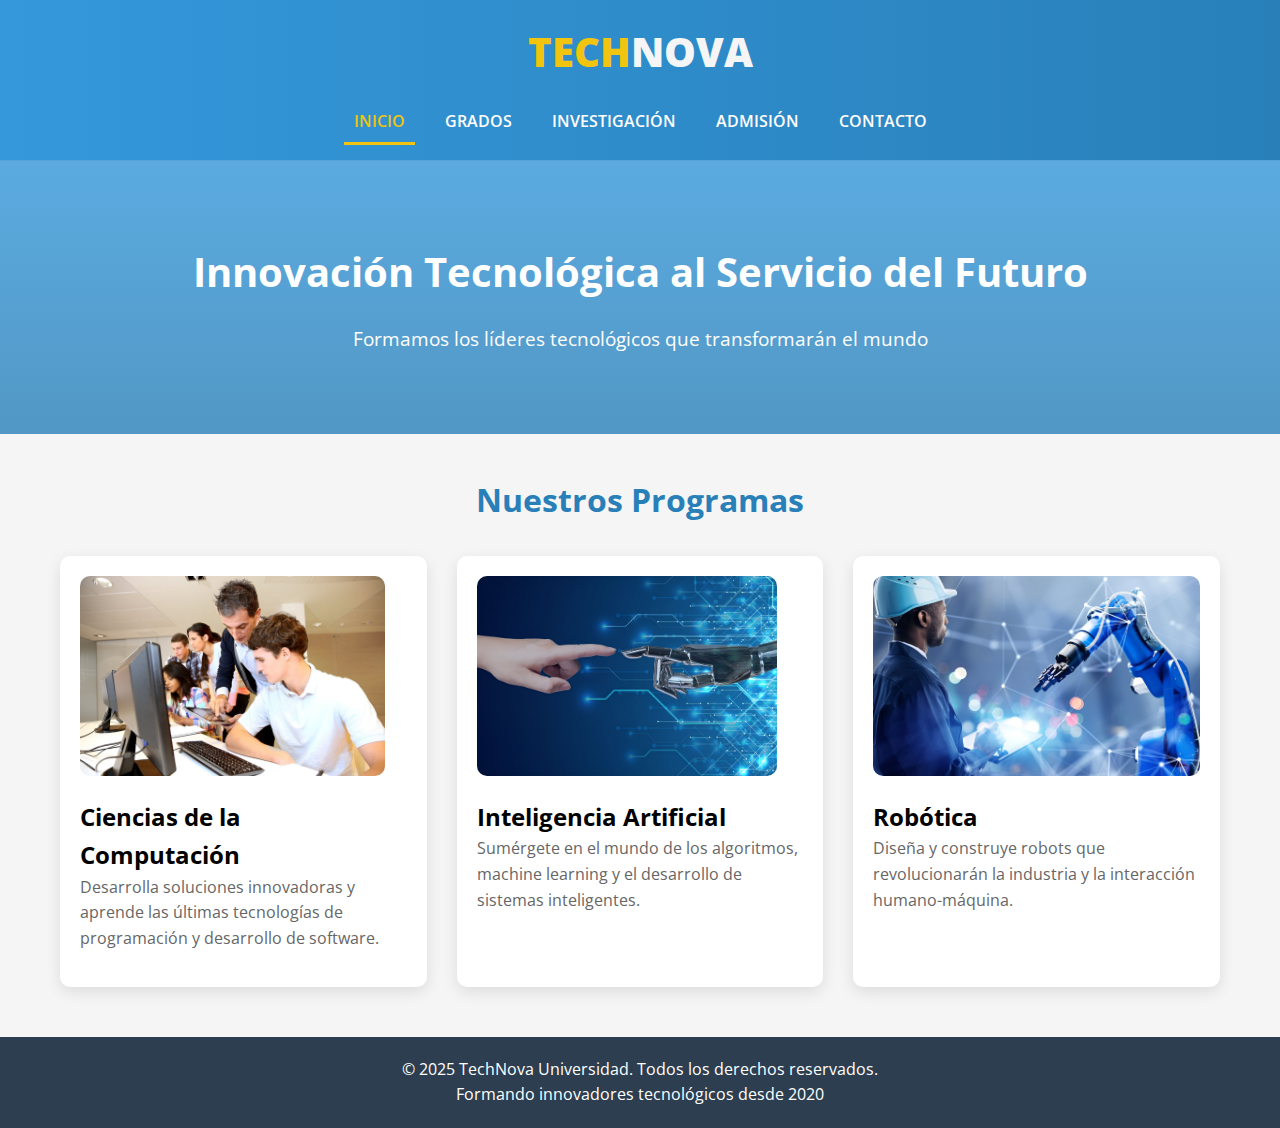
<file: Frontend/laundry-service-website-template/index.html>
<!DOCTYPE html>
<html lang="es">
<head>
    <meta charset="utf-8">
    <title>TechNova Universidad - Innovación Tecnológica</title>
    <meta name="viewport" content="width=device-width, initial-scale=1.0">
    <link href="https://fonts.googleapis.com/css2?family=Open+Sans:wght@400;600;800&display=swap" rel="stylesheet">
    <link href="https://cdnjs.cloudflare.com/ajax/libs/font-awesome/5.15.0/css/all.min.css" rel="stylesheet">
    <link rel="stylesheet" href="css/style.css">
</head>
<body>
    <div class="banner-nav">
        <div class="logo">
            <a href="">
                <span>TECH</span>NOVA
            </a>
        </div>
        <nav class="nav-links">
            <a href="index.html" class="active">Inicio</a>
            <a href="degree.html">Grados</a>
            <a href="#investigacion">Investigación</a>
            <a href="#admision">Admisión</a>
            <a href="#contacto">Contacto</a>
        </nav>
    </div>
    
    <div id="inicio" class="hero">
        <h1>Innovación Tecnológica al Servicio del Futuro</h1>
        <p>Formamos los líderes tecnológicos que transformarán el mundo</p>
    </div>
    
    <div id="programas" class="container">
        <h2 class="section-title">Nuestros Programas</h2>
        <div class="cards">
            <div class="card">
                <img src="img/image 1.jpg" alt="Ciencias de la Computación">
                <h2>Ciencias de la Computación</h2>
                <p>Desarrolla soluciones innovadoras y aprende las últimas tecnologías de programación y desarrollo de software.</p>
            </div>
            <div class="card">
                <img src="img/image 2.jpg" alt="Inteligencia Artificial">
                <h2>Inteligencia Artificial</h2>
                <p>Sumérgete en el mundo de los algoritmos, machine learning y el desarrollo de sistemas inteligentes.</p>
            </div>
            <div class="card">
                <img src="img/image 3.jpg" alt="Robótica">
                <h2>Robótica</h2>
                <p>Diseña y construye robots que revolucionarán la industria y la interacción humano-máquina.</p>
            </div>
        </div>
    </div>
    <div class="footer">
        <p>&copy; 2025 TechNova Universidad. Todos los derechos reservados.</p>
        <p>Formando innovadores tecnológicos desde 2020</p>
    </div>

    <!-- Add the JavaScript at the end of the body -->
    <script src="js/main.js"></script>

</body>
</html>
</file>
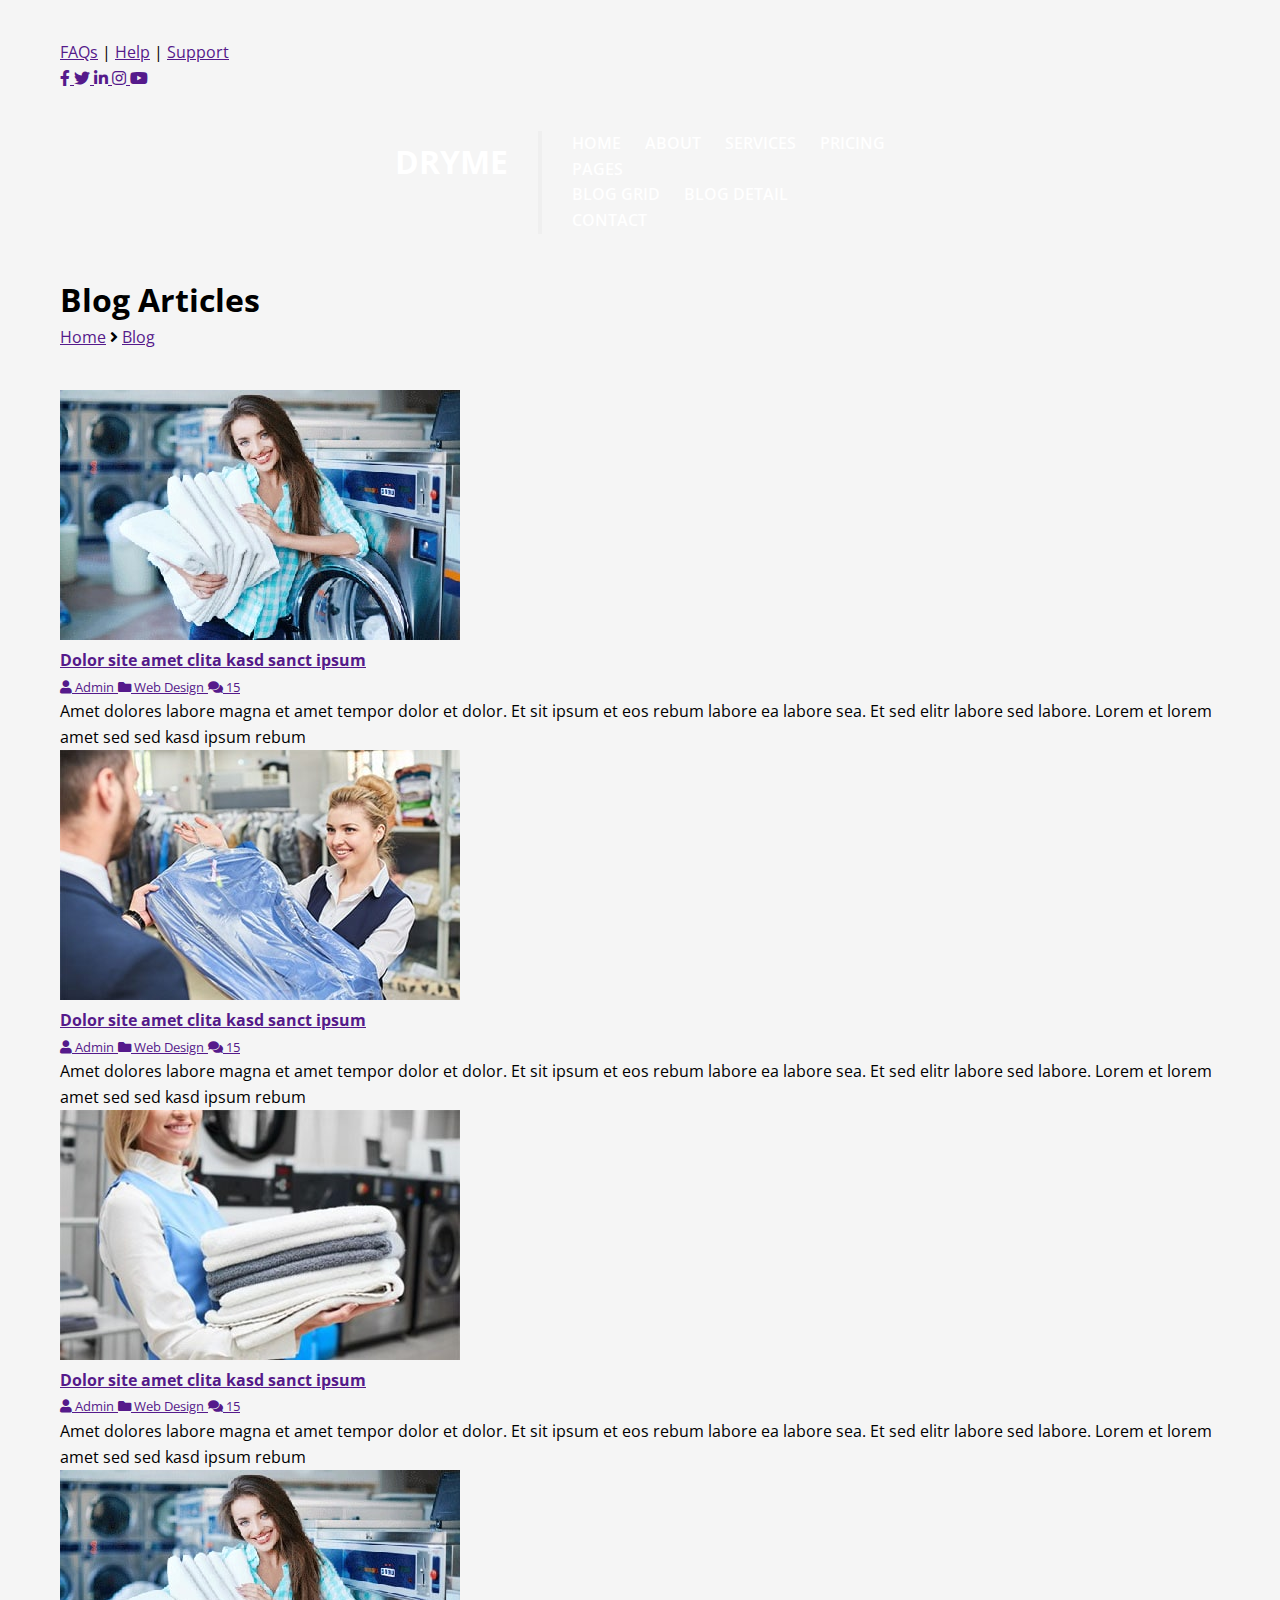
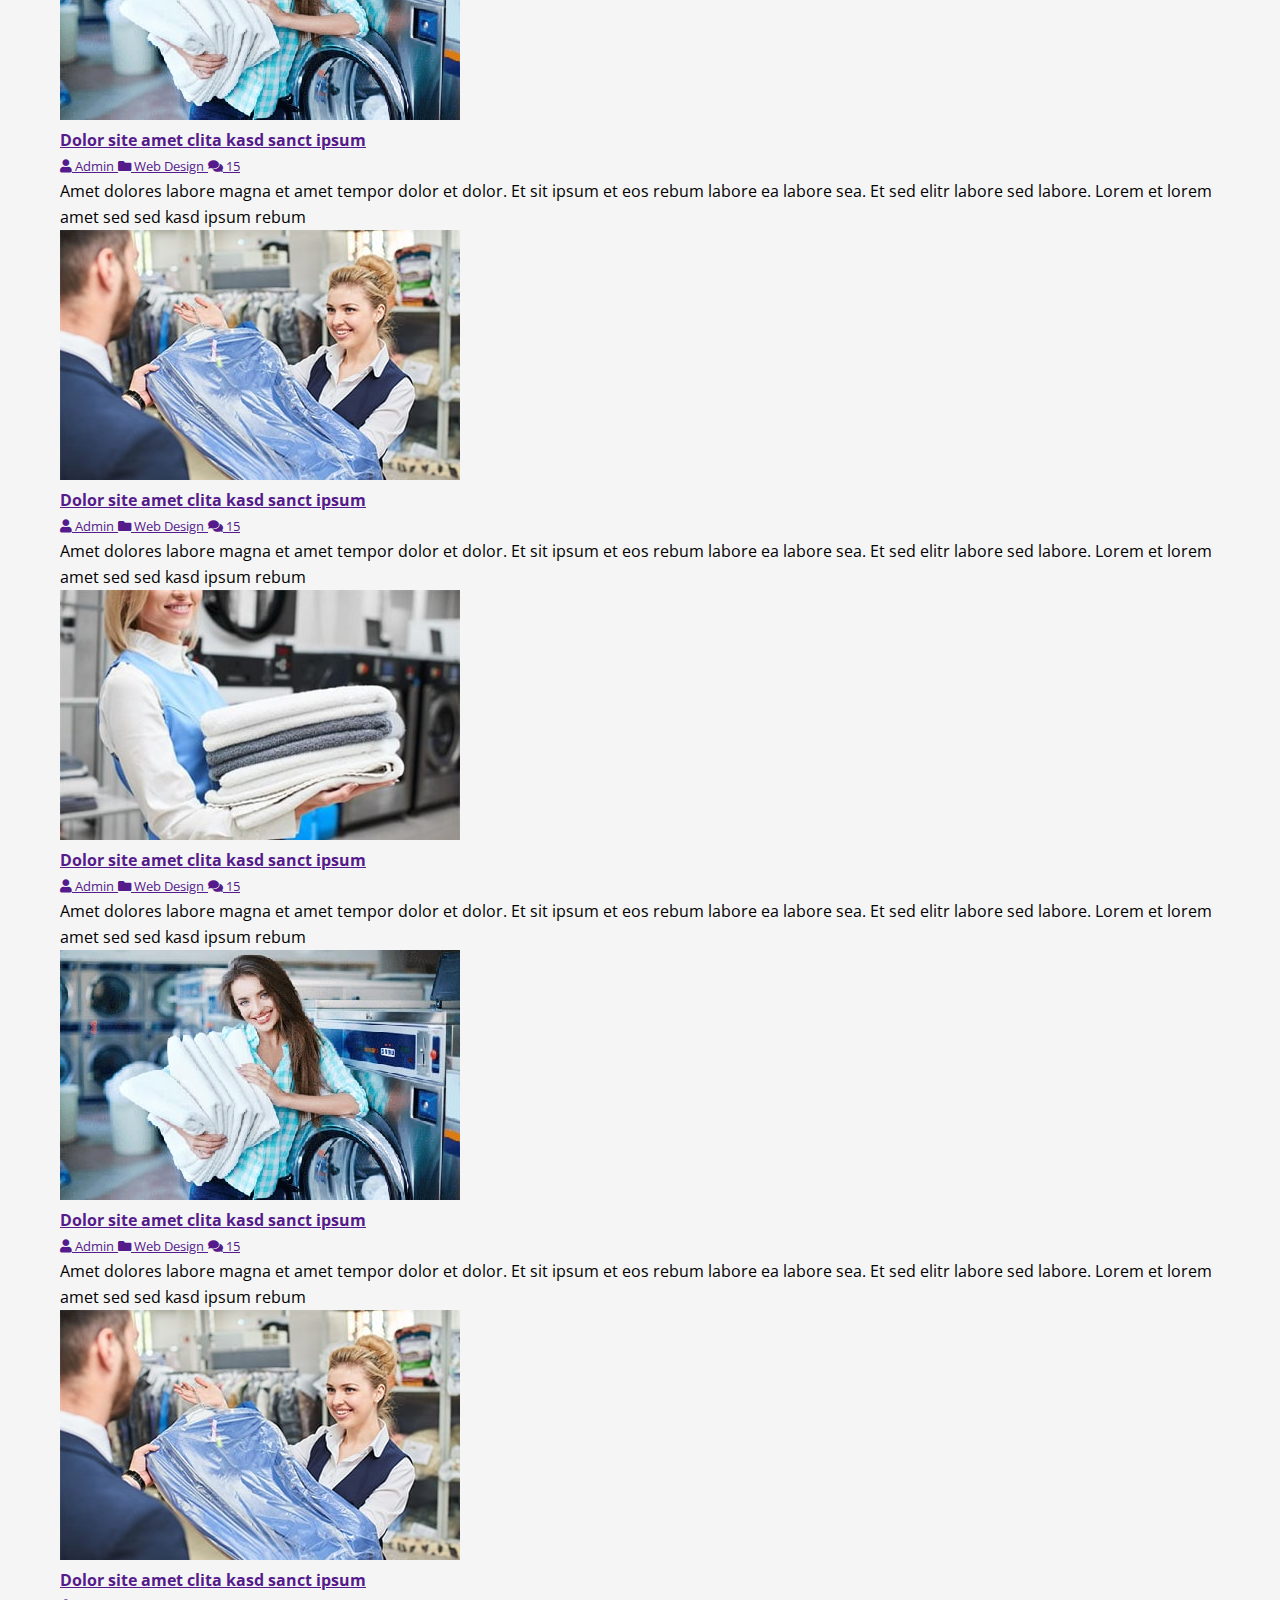
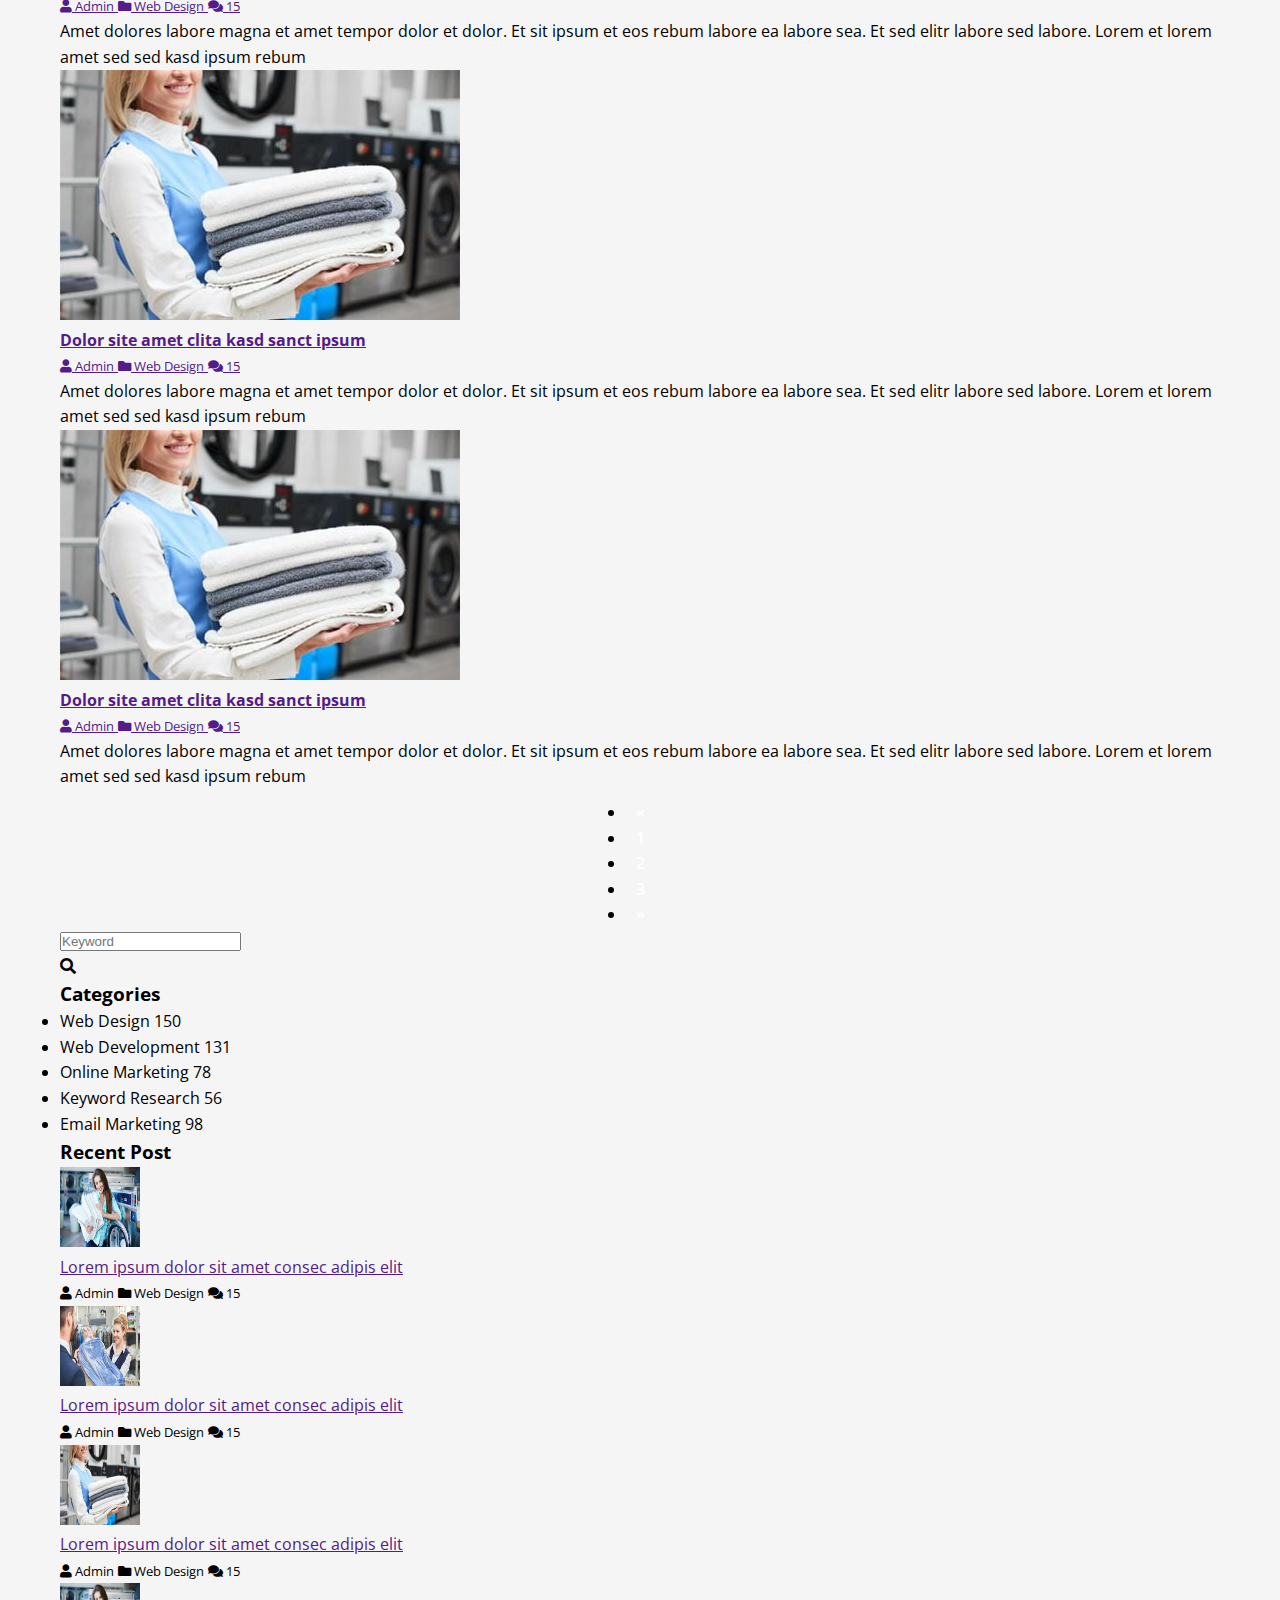
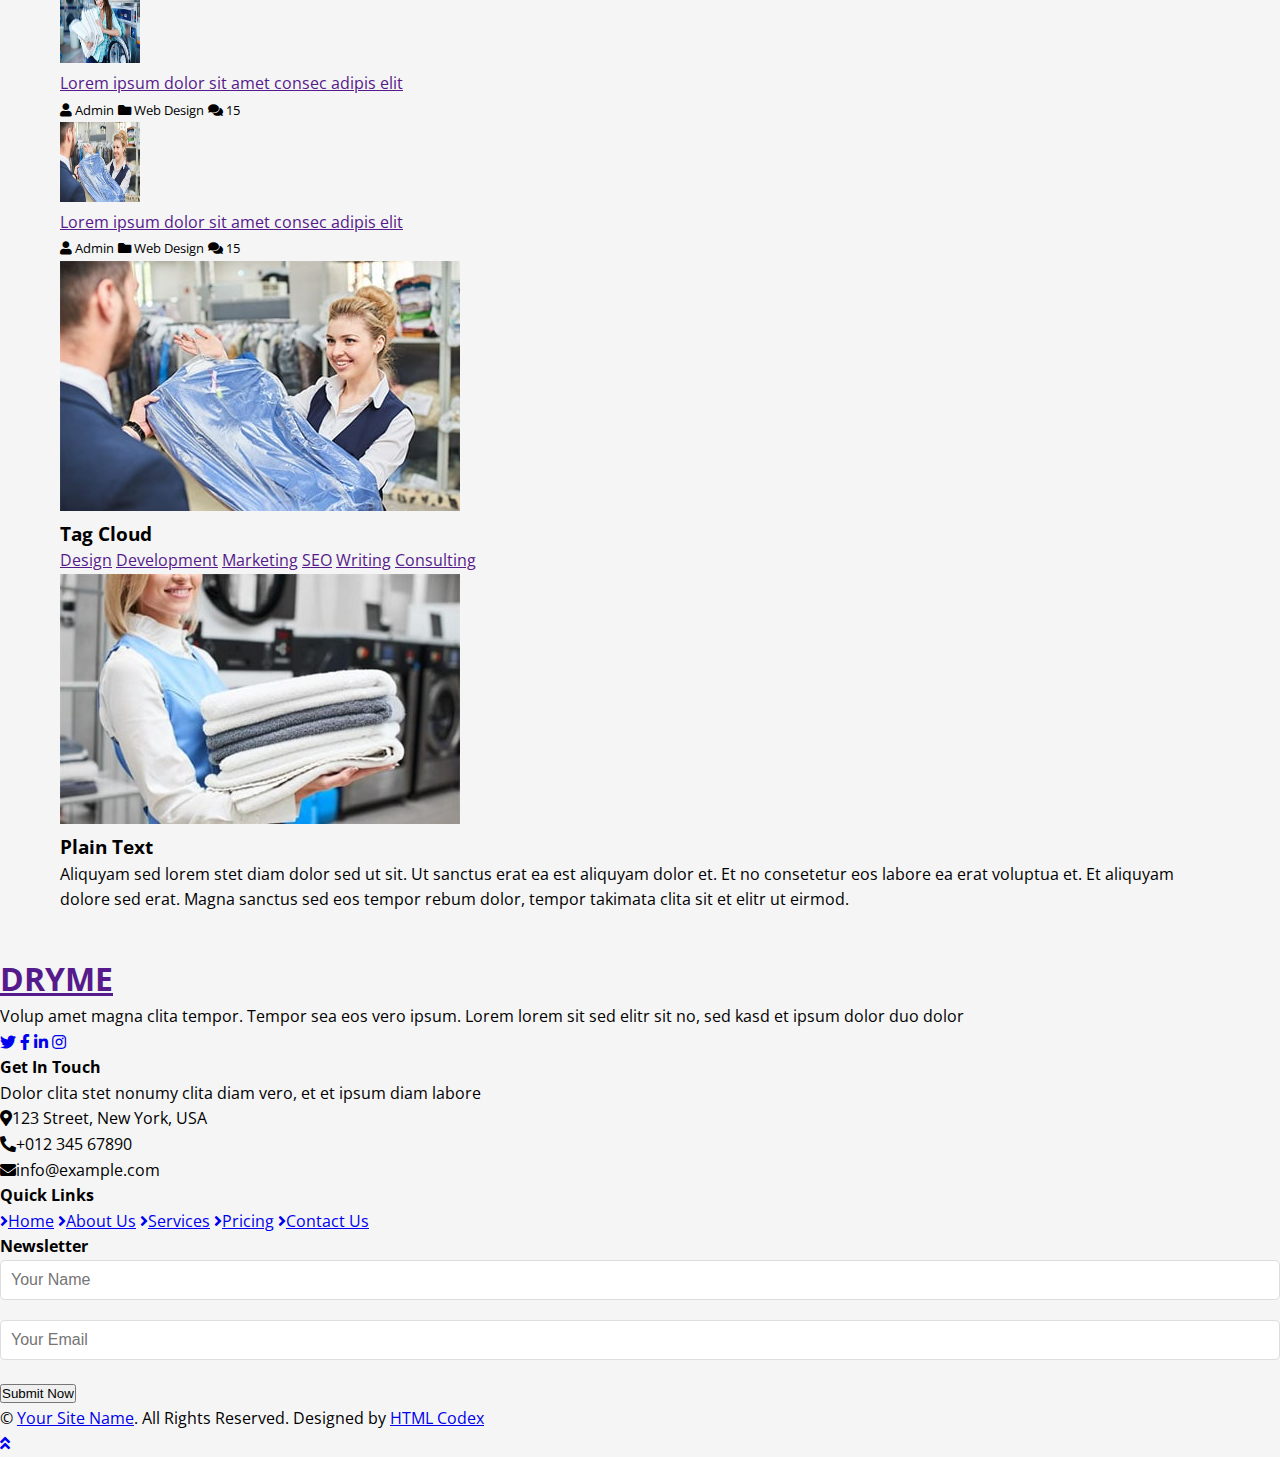
<file: Frontend/laundry-service-website-template/blog.html>
<!DOCTYPE html>
<html lang="en">

<head>
    <meta charset="utf-8">
    <title>DRYME - Free Laundry Service Website Template</title>
    <meta content="width=device-width, initial-scale=1.0" name="viewport">
    <meta content="Free HTML Templates" name="keywords">
    <meta content="Free HTML Templates" name="description">

    <!-- Favicon -->
    <link href="img/favicon.ico" rel="icon">

    <!-- Google Web Fonts -->
    <link rel="preconnect" href="https://fonts.gstatic.com">
    <link href="https://fonts.googleapis.com/css2?family=Open+Sans:wght@400;600;800&display=swap" rel="stylesheet"> 

    <!-- Font Awesome -->
    <link href="https://cdnjs.cloudflare.com/ajax/libs/font-awesome/5.15.0/css/all.min.css" rel="stylesheet">

    <!-- Libraries Stylesheet -->
    <link href="lib/owlcarousel/assets/owl.carousel.min.css" rel="stylesheet">

    <!-- Customized Bootstrap Stylesheet -->
    <link href="css/style.css" rel="stylesheet">
</head>

<body>
    <!-- Topbar Start -->
    <div class="container-fluid bg-primary py-3">
        <div class="container">
            <div class="row">
                <div class="col-md-6 text-center text-lg-left mb-2 mb-lg-0">
                    <div class="d-inline-flex align-items-center">
                        <a class="text-white pr-3" href="">FAQs</a>
                        <span class="text-white">|</span>
                        <a class="text-white px-3" href="">Help</a>
                        <span class="text-white">|</span>
                        <a class="text-white pl-3" href="">Support</a>
                    </div>
                </div>
                <div class="col-md-6 text-center text-lg-right">
                    <div class="d-inline-flex align-items-center">
                        <a class="text-white px-3" href="">
                            <i class="fab fa-facebook-f"></i>
                        </a>
                        <a class="text-white px-3" href="">
                            <i class="fab fa-twitter"></i>
                        </a>
                        <a class="text-white px-3" href="">
                            <i class="fab fa-linkedin-in"></i>
                        </a>
                        <a class="text-white px-3" href="">
                            <i class="fab fa-instagram"></i>
                        </a>
                        <a class="text-white pl-3" href="">
                            <i class="fab fa-youtube"></i>
                        </a>
                    </div>
                </div>
            </div>
        </div>
    </div>
    <!-- Topbar End -->


    <!-- Navbar Start -->
    <div class="container-fluid position-relative nav-bar p-0">
        <div class="container-lg position-relative p-0 px-lg-3" style="z-index: 9;">
            <nav class="navbar navbar-expand-lg bg-white navbar-light py-3 py-lg-0 pl-3 pl-lg-5">
                <a href="" class="navbar-brand">
                    <h1 class="m-0 text-secondary"><span class="text-primary">DRY</span>ME</h1>
                </a>
                <button type="button" class="navbar-toggler" data-toggle="collapse" data-target="#navbarCollapse">
                    <span class="navbar-toggler-icon"></span>
                </button>
                <div class="collapse navbar-collapse justify-content-between px-3" id="navbarCollapse">
                    <div class="navbar-nav ml-auto py-0">
                        <a href="index.html" class="nav-item nav-link">Home</a>
                        <a href="about.html" class="nav-item nav-link">About</a>
                        <a href="service.html" class="nav-item nav-link">Services</a>
                        <a href="pricing.html" class="nav-item nav-link">Pricing</a>
                        <div class="nav-item dropdown">
                            <a href="#" class="nav-link dropdown-toggle active" data-toggle="dropdown">Pages</a>
                            <div class="dropdown-menu border-0 rounded-0 m-0">
                                <a href="blog.html" class="dropdown-item active">Blog Grid</a>
                                <a href="single.html" class="dropdown-item">Blog Detail</a>
                            </div>
                        </div>
                        <a href="contact.html" class="nav-item nav-link">Contact</a>
                    </div>
                </div>
            </nav>
        </div>
    </div>
    <!-- Navbar End -->


    <!-- Page Header Start -->
    <div class="page-header container-fluid bg-secondary pt-2 pt-lg-5 pb-2 mb-5">
        <div class="container py-5">
            <div class="row align-items-center py-4">
                <div class="col-md-6 text-center text-md-left">
                    <h1 class="mb-4 mb-md-0 text-white">Blog Articles</h1>
                </div>
                <div class="col-md-6 text-center text-md-right">
                    <div class="d-inline-flex align-items-center">
                        <a class="btn text-white" href="">Home</a>
                        <i class="fas fa-angle-right text-white"></i>
                        <a class="btn text-white disabled" href="">Blog</a>
                    </div>
                </div>
            </div>
        </div>
    </div>
    <!-- Page Header Start -->


    <!-- Blog Start -->
    <div class="container py-5">
        <div class="row">
            <!-- Blog Grid Start -->
            <div class="col-lg-8">
                <div class="row">
                    <div class="col-md-6 mb-2">
                        <div class="bg-light mb-4">
                            <div class="position-relative">
                                <img class="img-fluid w-100" src="img/blog-1.jpg" alt="">
                                <a href="" class="position-absolute w-100 h-100 d-flex flex-column align-items-center justify-content-center   text-decoration-none p-4" style="top: 0; left: 0; background: rgba(0, 0, 0, .4);">
                                    <h4 class="text-center text-white font-weight-medium mb-3">Dolor site amet clita kasd sanct ipsum</h4>
                                    <div class="d-flex text-light">
                                        <small class="mr-2"><i class="fa fa-user text-secondary"></i> Admin</small>
                                        <small class="mr-2"><i class="fa fa-folder text-secondary"></i> Web Design</small>
                                        <small class="mr-2"><i class="fa fa-comments text-secondary"></i> 15</small>
                                    </div>
                                </a>
                            </div>
                            <p class="m-0 p-4">Amet dolores labore magna et amet tempor dolor et dolor. Et sit ipsum et eos rebum labore ea labore sea. Et sed elitr labore sed labore. Lorem et lorem amet sed sed kasd ipsum rebum</p>
                        </div>
                    </div>
                    <div class="col-md-6 mb-2">
                        <div class="bg-light mb-4">
                            <div class="position-relative">
                                <img class="img-fluid w-100" src="img/blog-2.jpg" alt="">
                                <a href="" class="position-absolute w-100 h-100 d-flex flex-column align-items-center justify-content-center   text-decoration-none p-4" style="top: 0; left: 0; background: rgba(0, 0, 0, .4);">
                                    <h4 class="text-center text-white font-weight-medium mb-3">Dolor site amet clita kasd sanct ipsum</h4>
                                    <div class="d-flex text-light">
                                        <small class="mr-2"><i class="fa fa-user text-secondary"></i> Admin</small>
                                        <small class="mr-2"><i class="fa fa-folder text-secondary"></i> Web Design</small>
                                        <small class="mr-2"><i class="fa fa-comments text-secondary"></i> 15</small>
                                    </div>
                                </a>
                            </div>
                            <p class="m-0 p-4">Amet dolores labore magna et amet tempor dolor et dolor. Et sit ipsum et eos rebum labore ea labore sea. Et sed elitr labore sed labore. Lorem et lorem amet sed sed kasd ipsum rebum</p>
                        </div>
                    </div>
                    <div class="col-md-6 mb-2">
                        <div class="bg-light mb-4">
                            <div class="position-relative">
                                <img class="img-fluid w-100" src="img/blog-3.jpg" alt="">
                                <a href="" class="position-absolute w-100 h-100 d-flex flex-column align-items-center justify-content-center   text-decoration-none p-4" style="top: 0; left: 0; background: rgba(0, 0, 0, .4);">
                                    <h4 class="text-center text-white font-weight-medium mb-3">Dolor site amet clita kasd sanct ipsum</h4>
                                    <div class="d-flex text-light">
                                        <small class="mr-2"><i class="fa fa-user text-secondary"></i> Admin</small>
                                        <small class="mr-2"><i class="fa fa-folder text-secondary"></i> Web Design</small>
                                        <small class="mr-2"><i class="fa fa-comments text-secondary"></i> 15</small>
                                    </div>
                                </a>
                            </div>
                            <p class="m-0 p-4">Amet dolores labore magna et amet tempor dolor et dolor. Et sit ipsum et eos rebum labore ea labore sea. Et sed elitr labore sed labore. Lorem et lorem amet sed sed kasd ipsum rebum</p>
                        </div>
                    </div>
                    <div class="col-md-6 mb-2">
                        <div class="bg-light mb-4">
                            <div class="position-relative">
                                <img class="img-fluid w-100" src="img/blog-1.jpg" alt="">
                                <a href="" class="position-absolute w-100 h-100 d-flex flex-column align-items-center justify-content-center   text-decoration-none p-4" style="top: 0; left: 0; background: rgba(0, 0, 0, .4);">
                                    <h4 class="text-center text-white font-weight-medium mb-3">Dolor site amet clita kasd sanct ipsum</h4>
                                    <div class="d-flex text-light">
                                        <small class="mr-2"><i class="fa fa-user text-secondary"></i> Admin</small>
                                        <small class="mr-2"><i class="fa fa-folder text-secondary"></i> Web Design</small>
                                        <small class="mr-2"><i class="fa fa-comments text-secondary"></i> 15</small>
                                    </div>
                                </a>
                            </div>
                            <p class="m-0 p-4">Amet dolores labore magna et amet tempor dolor et dolor. Et sit ipsum et eos rebum labore ea labore sea. Et sed elitr labore sed labore. Lorem et lorem amet sed sed kasd ipsum rebum</p>
                        </div>
                    </div>
                    <div class="col-md-6 mb-2">
                        <div class="bg-light mb-4">
                            <div class="position-relative">
                                <img class="img-fluid w-100" src="img/blog-2.jpg" alt="">
                                <a href="" class="position-absolute w-100 h-100 d-flex flex-column align-items-center justify-content-center   text-decoration-none p-4" style="top: 0; left: 0; background: rgba(0, 0, 0, .4);">
                                    <h4 class="text-center text-white font-weight-medium mb-3">Dolor site amet clita kasd sanct ipsum</h4>
                                    <div class="d-flex text-light">
                                        <small class="mr-2"><i class="fa fa-user text-secondary"></i> Admin</small>
                                        <small class="mr-2"><i class="fa fa-folder text-secondary"></i> Web Design</small>
                                        <small class="mr-2"><i class="fa fa-comments text-secondary"></i> 15</small>
                                    </div>
                                </a>
                            </div>
                            <p class="m-0 p-4">Amet dolores labore magna et amet tempor dolor et dolor. Et sit ipsum et eos rebum labore ea labore sea. Et sed elitr labore sed labore. Lorem et lorem amet sed sed kasd ipsum rebum</p>
                        </div>
                    </div>
                    <div class="col-md-6 mb-2">
                        <div class="bg-light mb-4">
                            <div class="position-relative">
                                <img class="img-fluid w-100" src="img/blog-3.jpg" alt="">
                                <a href="" class="position-absolute w-100 h-100 d-flex flex-column align-items-center justify-content-center   text-decoration-none p-4" style="top: 0; left: 0; background: rgba(0, 0, 0, .4);">
                                    <h4 class="text-center text-white font-weight-medium mb-3">Dolor site amet clita kasd sanct ipsum</h4>
                                    <div class="d-flex text-light">
                                        <small class="mr-2"><i class="fa fa-user text-secondary"></i> Admin</small>
                                        <small class="mr-2"><i class="fa fa-folder text-secondary"></i> Web Design</small>
                                        <small class="mr-2"><i class="fa fa-comments text-secondary"></i> 15</small>
                                    </div>
                                </a>
                            </div>
                            <p class="m-0 p-4">Amet dolores labore magna et amet tempor dolor et dolor. Et sit ipsum et eos rebum labore ea labore sea. Et sed elitr labore sed labore. Lorem et lorem amet sed sed kasd ipsum rebum</p>
                        </div>
                    </div>
                    <div class="col-md-6 mb-2">
                        <div class="bg-light mb-4">
                            <div class="position-relative">
                                <img class="img-fluid w-100" src="img/blog-1.jpg" alt="">
                                <a href="" class="position-absolute w-100 h-100 d-flex flex-column align-items-center justify-content-center   text-decoration-none p-4" style="top: 0; left: 0; background: rgba(0, 0, 0, .4);">
                                    <h4 class="text-center text-white font-weight-medium mb-3">Dolor site amet clita kasd sanct ipsum</h4>
                                    <div class="d-flex text-light">
                                        <small class="mr-2"><i class="fa fa-user text-secondary"></i> Admin</small>
                                        <small class="mr-2"><i class="fa fa-folder text-secondary"></i> Web Design</small>
                                        <small class="mr-2"><i class="fa fa-comments text-secondary"></i> 15</small>
                                    </div>
                                </a>
                            </div>
                            <p class="m-0 p-4">Amet dolores labore magna et amet tempor dolor et dolor. Et sit ipsum et eos rebum labore ea labore sea. Et sed elitr labore sed labore. Lorem et lorem amet sed sed kasd ipsum rebum</p>
                        </div>
                    </div>
                    <div class="col-md-6 mb-2">
                        <div class="bg-light mb-4">
                            <div class="position-relative">
                                <img class="img-fluid w-100" src="img/blog-2.jpg" alt="">
                                <a href="" class="position-absolute w-100 h-100 d-flex flex-column align-items-center justify-content-center   text-decoration-none p-4" style="top: 0; left: 0; background: rgba(0, 0, 0, .4);">
                                    <h4 class="text-center text-white font-weight-medium mb-3">Dolor site amet clita kasd sanct ipsum</h4>
                                    <div class="d-flex text-light">
                                        <small class="mr-2"><i class="fa fa-user text-secondary"></i> Admin</small>
                                        <small class="mr-2"><i class="fa fa-folder text-secondary"></i> Web Design</small>
                                        <small class="mr-2"><i class="fa fa-comments text-secondary"></i> 15</small>
                                    </div>
                                </a>
                            </div>
                            <p class="m-0 p-4">Amet dolores labore magna et amet tempor dolor et dolor. Et sit ipsum et eos rebum labore ea labore sea. Et sed elitr labore sed labore. Lorem et lorem amet sed sed kasd ipsum rebum</p>
                        </div>
                    </div>
                    <div class="col-md-6 mb-2">
                        <div class="bg-light mb-4">
                            <div class="position-relative">
                                <img class="img-fluid w-100" src="img/blog-3.jpg" alt="">
                                <a href="" class="position-absolute w-100 h-100 d-flex flex-column align-items-center justify-content-center   text-decoration-none p-4" style="top: 0; left: 0; background: rgba(0, 0, 0, .4);">
                                    <h4 class="text-center text-white font-weight-medium mb-3">Dolor site amet clita kasd sanct ipsum</h4>
                                    <div class="d-flex text-light">
                                        <small class="mr-2"><i class="fa fa-user text-secondary"></i> Admin</small>
                                        <small class="mr-2"><i class="fa fa-folder text-secondary"></i> Web Design</small>
                                        <small class="mr-2"><i class="fa fa-comments text-secondary"></i> 15</small>
                                    </div>
                                </a>
                            </div>
                            <p class="m-0 p-4">Amet dolores labore magna et amet tempor dolor et dolor. Et sit ipsum et eos rebum labore ea labore sea. Et sed elitr labore sed labore. Lorem et lorem amet sed sed kasd ipsum rebum</p>
                        </div>
                    </div>
                    <div class="col-md-6 mb-2">
                        <div class="bg-light mb-4">
                            <div class="position-relative">
                                <img class="img-fluid w-100" src="img/blog-3.jpg" alt="">
                                <a href="" class="position-absolute w-100 h-100 d-flex flex-column align-items-center justify-content-center   text-decoration-none p-4" style="top: 0; left: 0; background: rgba(0, 0, 0, .4);">
                                    <h4 class="text-center text-white font-weight-medium mb-3">Dolor site amet clita kasd sanct ipsum</h4>
                                    <div class="d-flex text-light">
                                        <small class="mr-2"><i class="fa fa-user text-secondary"></i> Admin</small>
                                        <small class="mr-2"><i class="fa fa-folder text-secondary"></i> Web Design</small>
                                        <small class="mr-2"><i class="fa fa-comments text-secondary"></i> 15</small>
                                    </div>
                                </a>
                            </div>
                            <p class="m-0 p-4">Amet dolores labore magna et amet tempor dolor et dolor. Et sit ipsum et eos rebum labore ea labore sea. Et sed elitr labore sed labore. Lorem et lorem amet sed sed kasd ipsum rebum</p>
                        </div>
                    </div>
                </div>
                <div class="row">
                    <div class="col-12">
                        <nav aria-label="Page navigation">
                          <ul class="pagination justify-content-center mb-0">
                            <li class="page-item disabled">
                              <a class="page-link" href="#" aria-label="Previous">
                                <span aria-hidden="true">&laquo;</span>
                                <span class="sr-only">Previous</span>
                              </a>
                            </li>
                            <li class="page-item active"><a class="page-link" href="#">1</a></li>
                            <li class="page-item"><a class="page-link" href="#">2</a></li>
                            <li class="page-item"><a class="page-link" href="#">3</a></li>
                            <li class="page-item">
                              <a class="page-link" href="#" aria-label="Next">
                                <span aria-hidden="true">&raquo;</span>
                                <span class="sr-only">Next</span>
                              </a>
                            </li>
                          </ul>
                        </nav>
                    </div>
                </div>
            </div>
            <!-- Blog Grid End -->

            <!-- Sidebar Start -->
            <div class="col-lg-4 mt-5 mt-lg-0">
                <!-- Search Form Start -->
                <div class="mb-5">
                    <form action="">
                        <div class="input-group">
                            <input type="text" class="form-control form-control-lg" placeholder="Keyword">
                            <div class="input-group-append">
                                <span class="input-group-text bg-transparent text-primary"><i
                                        class="fa fa-search"></i></span>
                            </div>
                        </div>
                    </form>
                </div>
                <!-- Search Form End -->

                <!-- Category Start -->
                <div class="mb-5">
                    <h3 class="font-weight-bold mb-4">Categories</h3>
                    <ul class="list-group">
                        <li class="list-group-item d-flex justify-content-between align-items-center">
                            Web Design
                            <span class="badge badge-primary badge-pill">150</span>
                        </li>
                        <li class="list-group-item d-flex justify-content-between align-items-center">
                            Web Development
                            <span class="badge badge-primary badge-pill">131</span>
                        </li>
                        <li class="list-group-item d-flex justify-content-between align-items-center">
                            Online Marketing
                            <span class="badge badge-primary badge-pill">78</span>
                        </li>
                        <li class="list-group-item d-flex justify-content-between align-items-center">
                            Keyword Research
                            <span class="badge badge-primary badge-pill">56</span>
                        </li>
                        <li class="list-group-item d-flex justify-content-between align-items-center">
                            Email Marketing
                            <span class="badge badge-primary badge-pill">98</span>
                        </li>
                    </ul>
                </div>
                <!-- Category End -->

                <!-- Recent Post Start -->
                <div class="mb-5">
                    <h3 class="font-weight-bold mb-4">Recent Post</h3>
                    <div class="d-flex align-items-center border-bottom mb-3 pb-3">
                        <img class="img-fluid" src="img/blog-1.jpg" style="width: 80px; height: 80px;" alt="">
                        <div class="d-flex flex-column pl-3">
                            <a class="text-dark mb-2" href="">Lorem ipsum dolor sit amet consec adipis elit</a>
                            <div class="d-flex">
                                <small class="mr-3"><i class="fa fa-user text-primary"></i> Admin</small>
                                <small class="mr-3"><i class="fa fa-folder text-primary"></i> Web Design</small>
                                <small class="mr-3"><i class="fa fa-comments text-primary"></i> 15</small>
                            </div>
                        </div>
                    </div>
                    <div class="d-flex align-items-center border-bottom mb-3 pb-3">
                        <img class="img-fluid" src="img/blog-2.jpg" style="width: 80px; height: 80px;" alt="">
                        <div class="d-flex flex-column pl-3">
                            <a class="text-dark mb-2" href="">Lorem ipsum dolor sit amet consec adipis elit</a>
                            <div class="d-flex">
                                <small class="mr-3"><i class="fa fa-user text-primary"></i> Admin</small>
                                <small class="mr-3"><i class="fa fa-folder text-primary"></i> Web Design</small>
                                <small class="mr-3"><i class="fa fa-comments text-primary"></i> 15</small>
                            </div>
                        </div>
                    </div>
                    <div class="d-flex align-items-center border-bottom mb-3 pb-3">
                        <img class="img-fluid" src="img/blog-3.jpg" style="width: 80px; height: 80px;" alt="">
                        <div class="d-flex flex-column pl-3">
                            <a class="text-dark mb-2" href="">Lorem ipsum dolor sit amet consec adipis elit</a>
                            <div class="d-flex">
                                <small class="mr-3"><i class="fa fa-user text-primary"></i> Admin</small>
                                <small class="mr-3"><i class="fa fa-folder text-primary"></i> Web Design</small>
                                <small class="mr-3"><i class="fa fa-comments text-primary"></i> 15</small>
                            </div>
                        </div>
                    </div>
                    <div class="d-flex align-items-center border-bottom mb-3 pb-3">
                        <img class="img-fluid" src="img/blog-1.jpg" style="width: 80px; height: 80px;" alt="">
                        <div class="d-flex flex-column pl-3">
                            <a class="text-dark mb-2" href="">Lorem ipsum dolor sit amet consec adipis elit</a>
                            <div class="d-flex">
                                <small class="mr-3"><i class="fa fa-user text-primary"></i> Admin</small>
                                <small class="mr-3"><i class="fa fa-folder text-primary"></i> Web Design</small>
                                <small class="mr-3"><i class="fa fa-comments text-primary"></i> 15</small>
                            </div>
                        </div>
                    </div>
                    <div class="d-flex align-items-center border-bottom mb-3 pb-3">
                        <img class="img-fluid" src="img/blog-2.jpg" style="width: 80px; height: 80px;" alt="">
                        <div class="d-flex flex-column pl-3">
                            <a class="text-dark mb-2" href="">Lorem ipsum dolor sit amet consec adipis elit</a>
                            <div class="d-flex">
                                <small class="mr-3"><i class="fa fa-user text-primary"></i> Admin</small>
                                <small class="mr-3"><i class="fa fa-folder text-primary"></i> Web Design</small>
                                <small class="mr-3"><i class="fa fa-comments text-primary"></i> 15</small>
                            </div>
                        </div>
                    </div>
                </div>
                <!-- Recent Post End -->

                <!-- Image Start -->
                <div class="mb-5">
                    <img src="img/blog-2.jpg" alt="" class="img-fluid">
                </div>
                <!-- Image End -->

                <!-- Tags Start -->
                <div class="mb-5">
                    <h3 class="font-weight-bold mb-4">Tag Cloud</h3>
                    <div class="d-flex flex-wrap m-n1">
                        <a href="" class="btn btn-outline-primary m-1">Design</a>
                        <a href="" class="btn btn-outline-primary m-1">Development</a>
                        <a href="" class="btn btn-outline-primary m-1">Marketing</a>
                        <a href="" class="btn btn-outline-primary m-1">SEO</a>
                        <a href="" class="btn btn-outline-primary m-1">Writing</a>
                        <a href="" class="btn btn-outline-primary m-1">Consulting</a>
                    </div>
                </div>
                <!-- Tags End -->

                <!-- Image Start -->
                <div class="mb-5">
                    <img src="img/blog-3.jpg" alt="" class="img-fluid">
                </div>
                <!-- Image End -->

                <!-- Plain Text Start -->
                <div>
                    <h3 class="font-weight-bold mb-4">Plain Text</h3>
                    Aliquyam sed lorem stet diam dolor sed ut sit. Ut sanctus erat ea est aliquyam dolor et. Et no consetetur eos labore ea erat voluptua et. Et aliquyam dolore sed erat. Magna sanctus sed eos tempor rebum dolor, tempor takimata clita sit et elitr ut eirmod.
                </div>
                <!-- Plain Text End -->
            </div>
            <!-- Sidebar End -->
        </div>
    </div>
    <!-- Blog End -->


    <!-- Footer Start -->
    <div class="container-fluid bg-primary text-white mt-5 pt-5 px-sm-3 px-md-5">
        <div class="row pt-5">
            <div class="col-lg-3 col-md-6 mb-5">
                <a href=""><h1 class="text-secondary mb-3"><span class="text-white">DRY</span>ME</h1></a>
                <p>Volup amet magna clita tempor. Tempor sea eos vero ipsum. Lorem lorem sit sed elitr sit no, sed kasd et ipsum dolor duo dolor</p>
                <div class="d-flex justify-content-start mt-4">
                    <a class="btn btn-outline-light rounded-circle text-center mr-2 px-0" style="width: 38px; height: 38px;" href="#"><i class="fab fa-twitter"></i></a>
                    <a class="btn btn-outline-light rounded-circle text-center mr-2 px-0" style="width: 38px; height: 38px;" href="#"><i class="fab fa-facebook-f"></i></a>
                    <a class="btn btn-outline-light rounded-circle text-center mr-2 px-0" style="width: 38px; height: 38px;" href="#"><i class="fab fa-linkedin-in"></i></a>
                    <a class="btn btn-outline-light rounded-circle text-center mr-2 px-0" style="width: 38px; height: 38px;" href="#"><i class="fab fa-instagram"></i></a>
                </div>
            </div>
            <div class="col-lg-3 col-md-6 mb-5">
                <h4 class="text-white mb-4">Get In Touch</h4>
                <p>Dolor clita stet nonumy clita diam vero, et et ipsum diam labore</p>
                <p><i class="fa fa-map-marker-alt mr-2"></i>123 Street, New York, USA</p>
                <p><i class="fa fa-phone-alt mr-2"></i>+012 345 67890</p>
                <p><i class="fa fa-envelope mr-2"></i>info@example.com</p>
            </div>
            <div class="col-lg-3 col-md-6 mb-5">
                <h4 class="text-white mb-4">Quick Links</h4>
                <div class="d-flex flex-column justify-content-start">
                    <a class="text-white mb-2" href="#"><i class="fa fa-angle-right mr-2"></i>Home</a>
                    <a class="text-white mb-2" href="#"><i class="fa fa-angle-right mr-2"></i>About Us</a>
                    <a class="text-white mb-2" href="#"><i class="fa fa-angle-right mr-2"></i>Services</a>
                    <a class="text-white mb-2" href="#"><i class="fa fa-angle-right mr-2"></i>Pricing</a>
                    <a class="text-white" href="#"><i class="fa fa-angle-right mr-2"></i>Contact Us</a>
                </div>
            </div>
            <div class="col-lg-3 col-md-6 mb-5">
                <h4 class="text-white mb-4">Newsletter</h4>
                <form action="">
                    <div class="form-group">
                        <input type="text" class="form-control border-0" placeholder="Your Name" required="required" />
                    </div>
                    <div class="form-group">
                        <input type="email" class="form-control border-0" placeholder="Your Email" required="required" />
                    </div>
                    <div>
                        <button class="btn btn-lg btn-secondary btn-block border-0" type="submit">Submit Now</button>
                    </div>
                </form>
            </div>
        </div>
    </div>
    <div class="container-fluid bg-dark text-white py-4 px-sm-3 px-md-5">
        <p class="m-0 text-center text-white">
            &copy; <a class="text-white font-weight-medium" href="#">Your Site Name</a>. All Rights Reserved. Designed by
            <a class="text-white font-weight-medium" href="https://htmlcodex.com">HTML Codex</a>
        </p>
    </div>
    <!-- Footer End -->


    <!-- Back to Top -->
    <a href="#" class="btn btn-lg btn-primary back-to-top"><i class="fa fa-angle-double-up"></i></a>


    <!-- JavaScript Libraries -->
    <script src="https://code.jquery.com/jquery-3.4.1.min.js"></script>
    <script src="https://stackpath.bootstrapcdn.com/bootstrap/4.4.1/js/bootstrap.bundle.min.js"></script>
    <script src="lib/easing/easing.min.js"></script>
    <script src="lib/waypoints/waypoints.min.js"></script>
    <script src="lib/counterup/counterup.min.js"></script>
    <script src="lib/owlcarousel/owl.carousel.min.js"></script>

    <!-- Contact Javascript File -->
    <script src="mail/jqBootstrapValidation.min.js"></script>
    <script src="mail/contact.js"></script>

    <!-- Template Javascript -->
    <script src="js/main.js"></script>
</body>

</html>
</file>
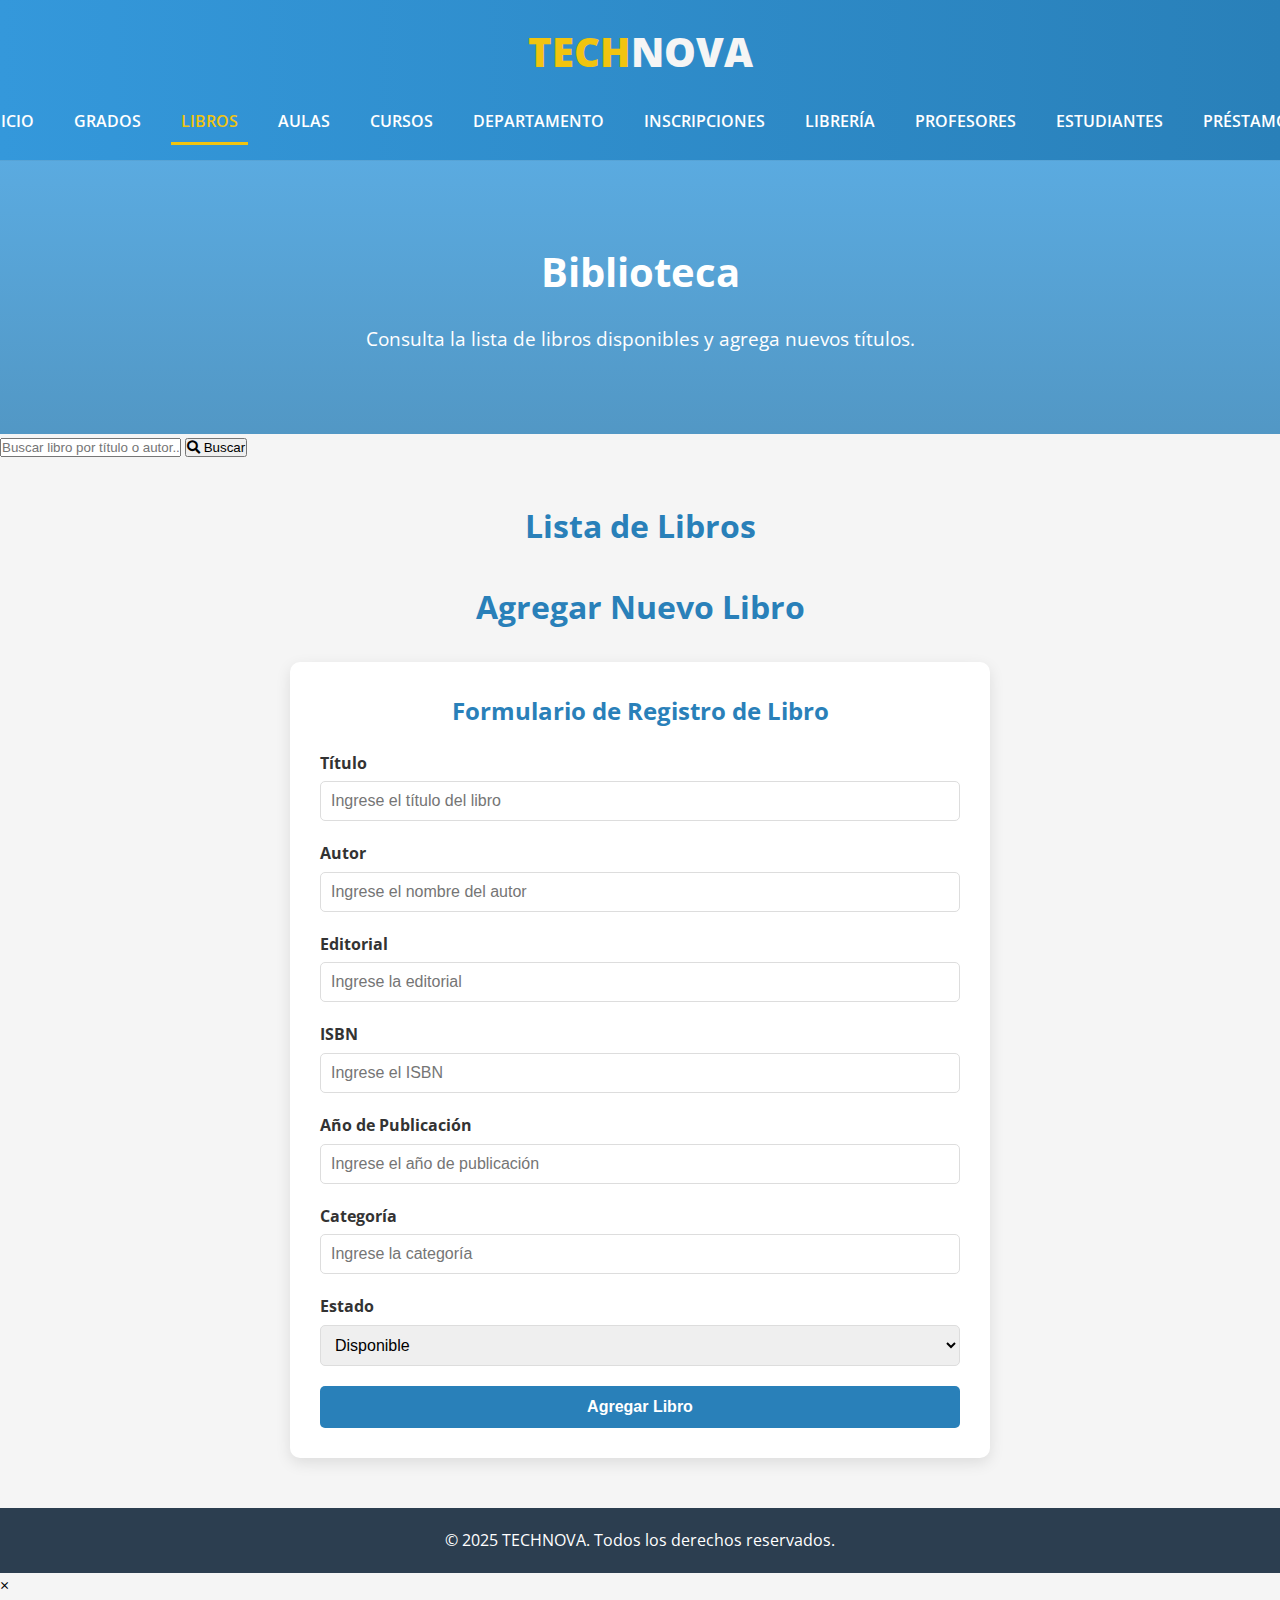
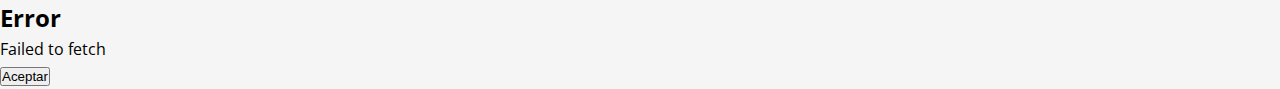
<file: Frontend/laundry-service-website-template/book.html>
<!DOCTYPE html>
<html lang="es">
<head>
    <meta charset="utf-8">
    <title>TechNova Universidad - Biblioteca</title>
    <meta name="viewport" content="width=device-width, initial-scale=1.0">
    <link href="https://fonts.googleapis.com/css2?family=Open+Sans:wght@400;600;800&display=swap" rel="stylesheet">
    <link href="https://cdnjs.cloudflare.com/ajax/libs/font-awesome/5.15.0/css/all.min.css" rel="stylesheet">
    <link rel="stylesheet" href="css/style.css">
</head>
<body>
    <div class="banner-nav">
        <div class="logo">
            <a href="">
                <span>TECH</span>NOVA
            </a>
        </div>
        <nav class="nav-links">
            <a href="index.html">Inicio</a>
            <a href="degree.html">Grados</a>
            <a href="book.html" class="active">Libros</a>
            <a href="classroom.html">Aulas</a>
            <a href="course.html">Cursos</a>
            <a href="department.html">Departamento</a>
            <a href="enrollment.html">Inscripciones</a>
            <a href="library.html">Librería</a>
            <a href="professor.html">Profesores</a>
            <a href="student.html">Estudiantes</a>
            <a href="loan.html">Préstamos</a>
        </nav>
    </div>
    
    <div class="hero">
        <h1>Biblioteca</h1>
        <p>Consulta la lista de libros disponibles y agrega nuevos títulos.</p>
    </div>

    <!-- Contenedor de búsqueda -->
    <div class="search-container">
        <input type="text" id="search-book" placeholder="Buscar libro por título o autor...">
        <button id="search-button"><i class="fas fa-search"></i> Buscar</button>
    </div>

    <!-- Contenedor donde se mostrarán los libros -->
    <div class="container">      
        <h2 class="section-title">Lista de Libros</h2>
        <div id="books-list">
            <!-- Aquí se agregarán las tarjetas de los libros -->
        </div>
        
        <!-- Formulario de registro -->
        <h2 class="section-title">Agregar Nuevo Libro</h2>
        <div class="form-container">
            <h3 class="form-title">Formulario de Registro de Libro</h3>
            <form id="book-form">
                <div class="form-group">
                    <label for="book-title">Título</label>
                    <input type="text" id="book-title" name="book-title" required maxlength="100" placeholder="Ingrese el título del libro">
                </div>                
                <div class="form-group">
                    <label for="book-author">Autor</label>
                    <input type="text" id="book-author" name="book-author" required maxlength="100" placeholder="Ingrese el nombre del autor">
                </div>
                <div class="form-group">
                    <label for="book-publisher">Editorial</label>
                    <input type="text" id="book-publisher" name="book-publisher" required maxlength="100" placeholder="Ingrese la editorial">
                </div>
                <div class="form-group">
                    <label for="book-isbn">ISBN</label>
                    <input type="text" id="book-isbn" name="book-isbn" required maxlength="20" placeholder="Ingrese el ISBN">
                </div>
                <div class="form-group">
                    <label for="book-publicationYear">Año de Publicación</label>
                    <input type="number" id="book-publicationYear" name="book-publicationYear" required min="1800" max="2025" placeholder="Ingrese el año de publicación">
                </div>
                <div class="form-group">
                    <label for="book-category">Categoría</label>
                    <input type="text" id="book-category" name="book-category" required maxlength="50" placeholder="Ingrese la categoría">
                </div>
                <div class="form-group">
                    <label for="book-status">Estado</label>
                    <select id="book-status" name="book-status" required>
                        <option value="true">Disponible</option>
                        <option value="false">No disponible</option>
                    </select>
                </div>
                
                <button type="submit" class="submit-button">Agregar Libro</button>
            </form>
        </div>
    </div>

    <footer>
        <p>&copy; 2025 TECHNOVA. Todos los derechos reservados.</p>
    </footer>

    <script src="js/Book.js"></script> <!-- Vincula tu archivo JavaScript -->
</body>
</html>
</file>
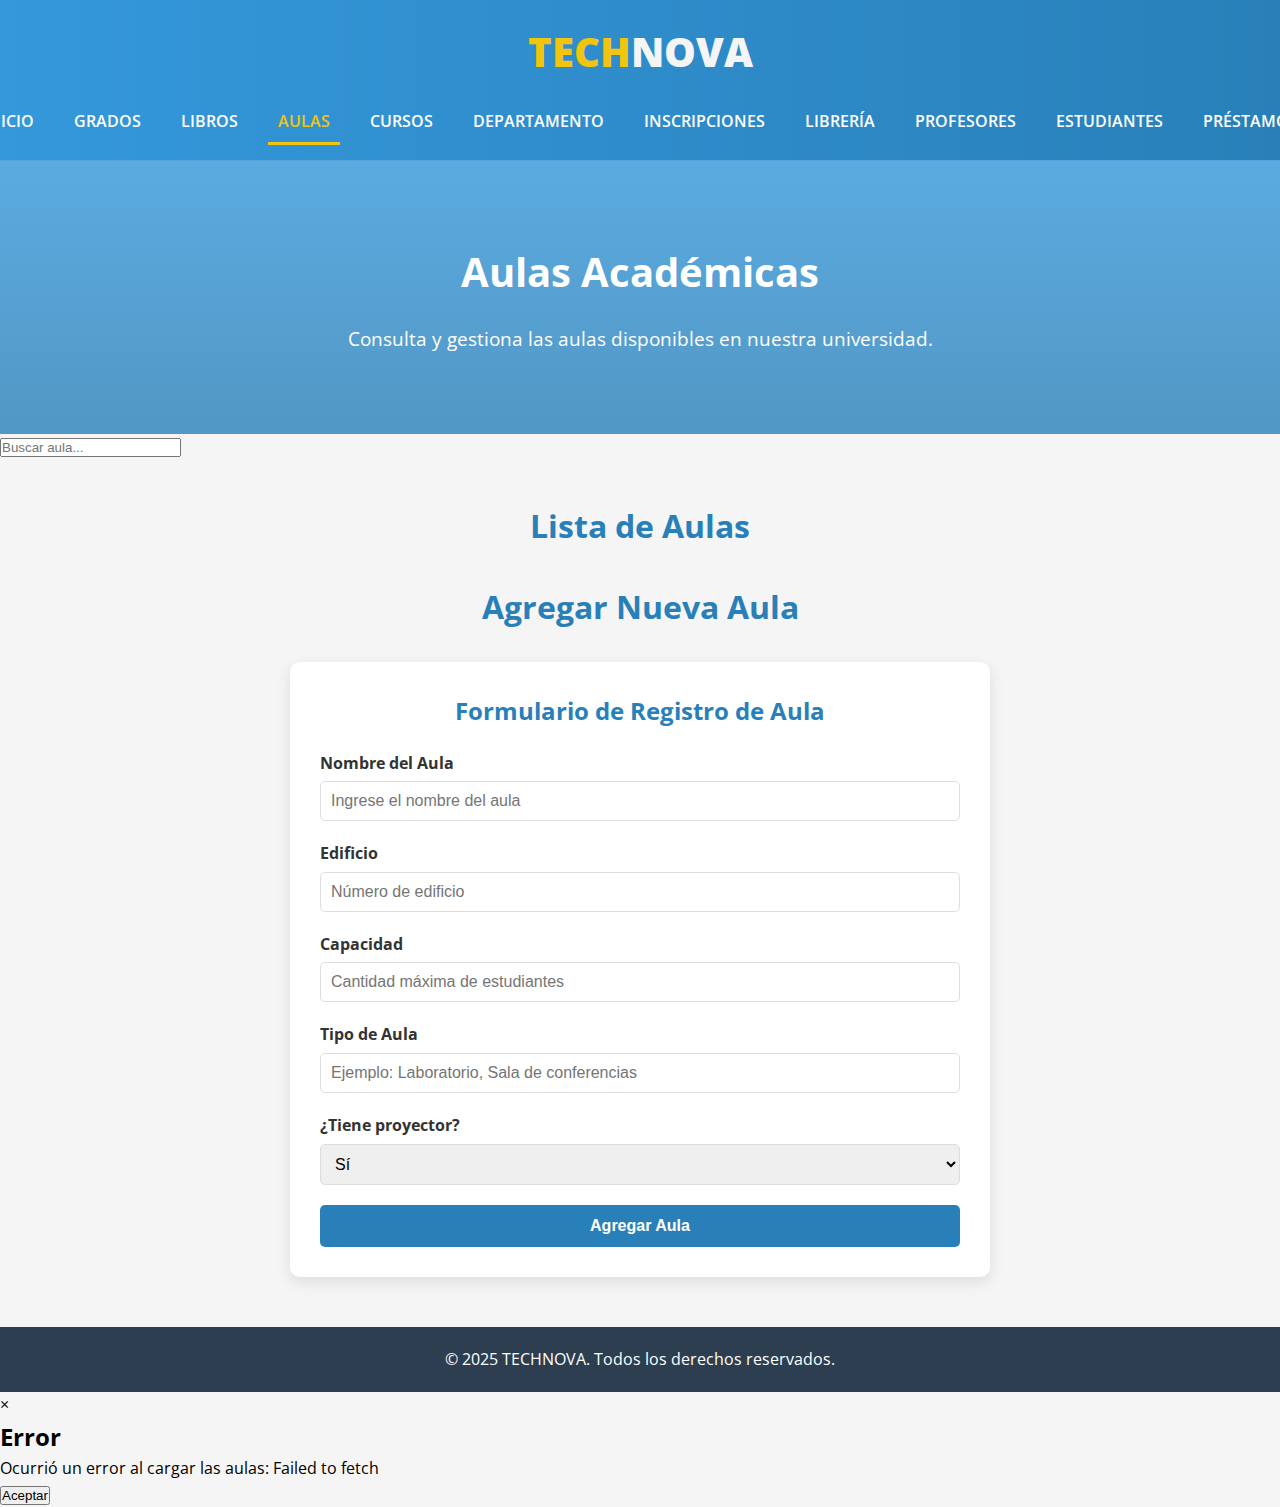
<file: Frontend/laundry-service-website-template/classroom.html>
<!DOCTYPE html>
<html lang="es">
<head>
    <meta charset="utf-8">
    <title>TechNova Universidad - Aulas Académicas</title>
    <meta name="viewport" content="width=device-width, initial-scale=1.0">
    <link href="https://fonts.googleapis.com/css2?family=Open+Sans:wght@400;600;800&display=swap" rel="stylesheet">
    <link href="https://cdnjs.cloudflare.com/ajax/libs/font-awesome/5.15.0/css/all.min.css" rel="stylesheet">
    <link rel="stylesheet" href="css/style.css">
</head>
<body>
    <div class="banner-nav">
        <div class="logo">
            <a href="">
                <span>TECH</span>NOVA
            </a>
        </div>
        <nav class="nav-links">
            <a href="index.html">Inicio</a>
            <a href="degree.html">Grados</a>
            <a href="book.html">Libros</a>
            <a href="classroom.html" class="active">Aulas</a>
            <a href="course.html">Cursos</a>
            <a href="department.html">Departamento</a>
            <a href="enrollment.html">Inscripciones</a>
            <a href="library.html">Librería</a>
            <a href="professor.html">Profesores</a>
            <a href="student.html">Estudiantes</a>
            <a href="loan.html">Préstamos</a>
        </nav>
    </div>
    
    <div class="hero">
        <h1>Aulas Académicas</h1>
        <p>Consulta y gestiona las aulas disponibles en nuestra universidad.</p>
    </div>

    <div class="search-container">
        <input type="text" id="search-classroom" placeholder="Buscar aula...">
    </div>

    <div class="container">
        <h2 class="section-title">Lista de Aulas</h2>
        <div id="classroom-list">
            <!-- Aquí se agregarán dinámicamente las aulas -->
        </div>

        <h2 class="section-title">Agregar Nueva Aula</h2>
        <div class="form-container">
            <h3 class="form-title">Formulario de Registro de Aula</h3>
            <form id="classroom-form">
                <div class="form-group">
                    <label for="classroom-name">Nombre del Aula</label>
                    <input type="text" id="classroom-name" name="classroom-name" required maxlength="50" placeholder="Ingrese el nombre del aula">
                </div>
                <div class="form-group">
                    <label for="classroom-building">Edificio</label>
                    <input type="number" id="classroom-building" name="classroom-building" required placeholder="Número de edificio">
                </div>
                <div class="form-group">
                    <label for="classroom-capacity">Capacidad</label>
                    <input type="number" id="classroom-capacity" name="classroom-capacity" required placeholder="Cantidad máxima de estudiantes">
                </div>
                <div class="form-group">
                    <label for="classroom-type">Tipo de Aula</label>
                    <input type="text" id="classroom-type" name="classroom-type" required placeholder="Ejemplo: Laboratorio, Sala de conferencias">
                </div>
                <div class="form-group">
                    <label for="classroom-projector">¿Tiene proyector?</label>
                    <select id="classroom-projector" name="classroom-projector">
                        <option value="1">Sí</option>
                        <option value="0">No</option>
                    </select>
                </div>
                <button type="submit" class="submit-button">Agregar Aula</button>
            </form>
        </div>
    </div>

    <footer>
        <p>&copy; 2025 TECHNOVA. Todos los derechos reservados.</p>
    </footer>

    <script src="js/Classroom.js"></script>
</body>
</html>
</file>
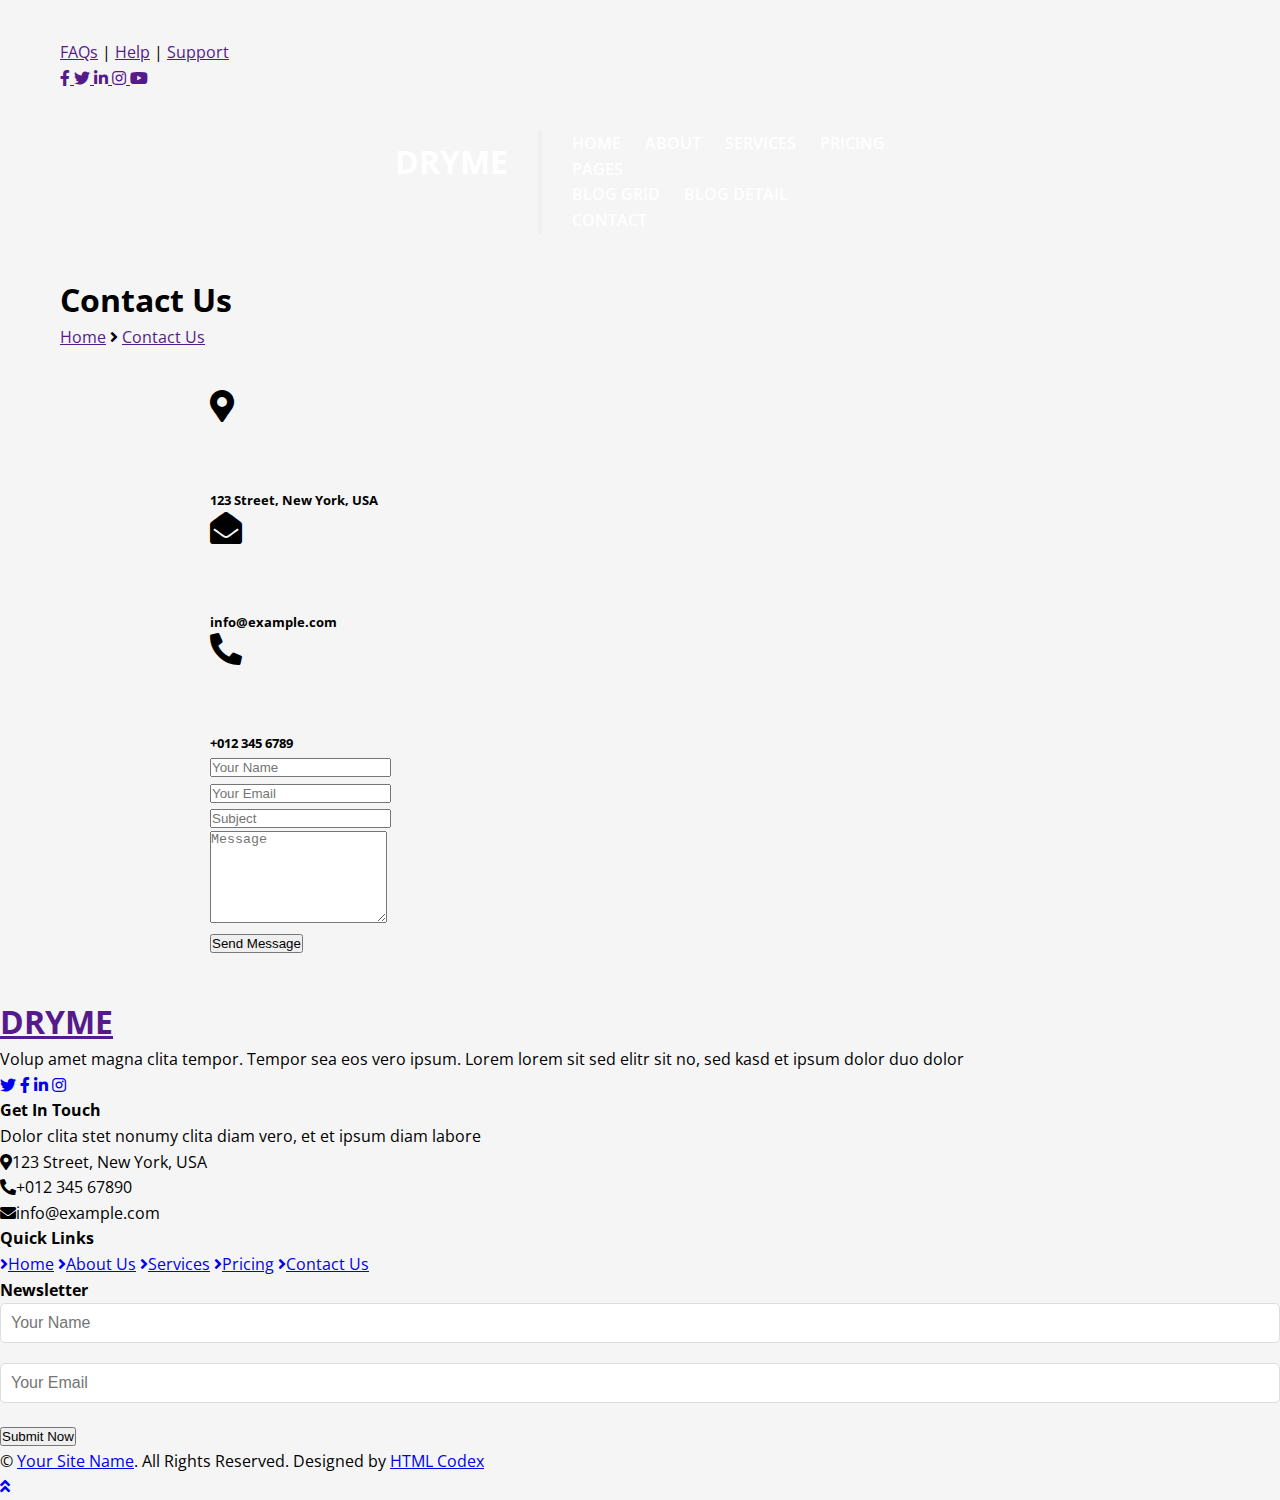
<file: Frontend/laundry-service-website-template/contact.html>
<!DOCTYPE html>
<html lang="en">

<head>
    <meta charset="utf-8">
    <title>DRYME - Free Laundry Service Website Template</title>
    <meta content="width=device-width, initial-scale=1.0" name="viewport">
    <meta content="Free HTML Templates" name="keywords">
    <meta content="Free HTML Templates" name="description">

    <!-- Favicon -->
    <link href="img/favicon.ico" rel="icon">

    <!-- Google Web Fonts -->
    <link rel="preconnect" href="https://fonts.gstatic.com">
    <link href="https://fonts.googleapis.com/css2?family=Open+Sans:wght@400;600;800&display=swap" rel="stylesheet"> 

    <!-- Font Awesome -->
    <link href="https://cdnjs.cloudflare.com/ajax/libs/font-awesome/5.15.0/css/all.min.css" rel="stylesheet">

    <!-- Libraries Stylesheet -->
    <link href="lib/owlcarousel/assets/owl.carousel.min.css" rel="stylesheet">

    <!-- Customized Bootstrap Stylesheet -->
    <link href="css/style.css" rel="stylesheet">
</head>

<body>
    <!-- Topbar Start -->
    <div class="container-fluid bg-primary py-3">
        <div class="container">
            <div class="row">
                <div class="col-md-6 text-center text-lg-left mb-2 mb-lg-0">
                    <div class="d-inline-flex align-items-center">
                        <a class="text-white pr-3" href="">FAQs</a>
                        <span class="text-white">|</span>
                        <a class="text-white px-3" href="">Help</a>
                        <span class="text-white">|</span>
                        <a class="text-white pl-3" href="">Support</a>
                    </div>
                </div>
                <div class="col-md-6 text-center text-lg-right">
                    <div class="d-inline-flex align-items-center">
                        <a class="text-white px-3" href="">
                            <i class="fab fa-facebook-f"></i>
                        </a>
                        <a class="text-white px-3" href="">
                            <i class="fab fa-twitter"></i>
                        </a>
                        <a class="text-white px-3" href="">
                            <i class="fab fa-linkedin-in"></i>
                        </a>
                        <a class="text-white px-3" href="">
                            <i class="fab fa-instagram"></i>
                        </a>
                        <a class="text-white pl-3" href="">
                            <i class="fab fa-youtube"></i>
                        </a>
                    </div>
                </div>
            </div>
        </div>
    </div>
    <!-- Topbar End -->


    <!-- Navbar Start -->
    <div class="container-fluid position-relative nav-bar p-0">
        <div class="container-lg position-relative p-0 px-lg-3" style="z-index: 9;">
            <nav class="navbar navbar-expand-lg bg-white navbar-light py-3 py-lg-0 pl-3 pl-lg-5">
                <a href="" class="navbar-brand">
                    <h1 class="m-0 text-secondary"><span class="text-primary">DRY</span>ME</h1>
                </a>
                <button type="button" class="navbar-toggler" data-toggle="collapse" data-target="#navbarCollapse">
                    <span class="navbar-toggler-icon"></span>
                </button>
                <div class="collapse navbar-collapse justify-content-between px-3" id="navbarCollapse">
                    <div class="navbar-nav ml-auto py-0">
                        <a href="index.html" class="nav-item nav-link">Home</a>
                        <a href="about.html" class="nav-item nav-link">About</a>
                        <a href="service.html" class="nav-item nav-link">Services</a>
                        <a href="pricing.html" class="nav-item nav-link">Pricing</a>
                        <div class="nav-item dropdown">
                            <a href="#" class="nav-link dropdown-toggle" data-toggle="dropdown">Pages</a>
                            <div class="dropdown-menu border-0 rounded-0 m-0">
                                <a href="blog.html" class="dropdown-item">Blog Grid</a>
                                <a href="single.html" class="dropdown-item">Blog Detail</a>
                            </div>
                        </div>
                        <a href="contact.html" class="nav-item nav-link active">Contact</a>
                    </div>
                </div>
            </nav>
        </div>
    </div>
    <!-- Navbar End -->


    <!-- Page Header Start -->
    <div class="page-header container-fluid bg-secondary pt-2 pt-lg-5 pb-2 mb-5">
        <div class="container py-5">
            <div class="row align-items-center py-4">
                <div class="col-md-6 text-center text-md-left">
                    <h1 class="mb-4 mb-md-0 text-white">Contact Us</h1>
                </div>
                <div class="col-md-6 text-center text-md-right">
                    <div class="d-inline-flex align-items-center">
                        <a class="btn text-white" href="">Home</a>
                        <i class="fas fa-angle-right text-white"></i>
                        <a class="btn text-white disabled" href="">Contact Us</a>
                    </div>
                </div>
            </div>
        </div>
    </div>
    <!-- Page Header Start -->


    <!-- Contact Start -->
    <div class="container-fluid py-5">
        <div class="container" style="max-width: 900px;">
            <div class="row">
                <div class="col-12">
                    <div class="row">
                        <div class="col-md-4">
                            <div class="d-flex flex-column align-items-center justify-content-center text-center mb-5">
                                <div class="d-inline-flex align-items-center justify-content-center bg-white border border-light shadow rounded-circle mb-4" style="width: 100px; height: 100px; border-width: 15px !important;">
                                    <i class="fa fa-2x fa-map-marker-alt text-secondary"></i>
                                </div>
                                <h5 class="font-weight-medium m-0 mt-2">123 Street, New York, USA</h5>
                            </div>
                        </div>
                        <div class="col-md-4">
                            <div class="d-flex flex-column align-items-center justify-content-center text-center mb-5">
                                <div class="d-inline-flex align-items-center justify-content-center bg-white border border-light shadow rounded-circle mb-4" style="width: 100px; height: 100px; border-width: 15px !important;">
                                    <i class="fa fa-2x fa-envelope-open text-secondary"></i>
                                </div>
                                <h5 class="font-weight-medium m-0 mt-2">info@example.com</h5>
                            </div>
                        </div>
                        <div class="col-md-4">
                            <div class="d-flex flex-column align-items-center justify-content-center text-center mb-5">
                                <div class="d-inline-flex align-items-center justify-content-center bg-white border border-light shadow rounded-circle mb-4" style="width: 100px; height: 100px; border-width: 15px !important;">
                                    <i class="fa fa-2x fa-phone-alt text-secondary"></i>
                                </div>
                                <h5 class="font-weight-medium m-0 mt-2">+012 345 6789</h5>
                            </div>
                        </div>
                    </div>
                </div>
                <div class="col-12">
                    <div class="contact-form">
                        <div id="success"></div>
                        <form name="sentMessage" id="contactForm" novalidate="novalidate">
                            <div class="form-row">
                                <div class="col-md-6">
                                    <div class="control-group">
                                        <input type="text" class="form-control" id="name" placeholder="Your Name" required="required" data-validation-required-message="Please enter your name" />
                                        <p class="help-block text-danger"></p>
                                    </div>
                                </div>
                                <div class="col-md-6">
                                    <div class="control-group">
                                        <input type="email" class="form-control" id="email" placeholder="Your Email" required="required" data-validation-required-message="Please enter your email" />
                                        <p class="help-block text-danger"></p>
                                    </div>
                                </div>
                            </div>
                            <div class="control-group">
                                <input type="text" class="form-control" id="subject" placeholder="Subject" required="required" data-validation-required-message="Please enter a subject" />
                                <p class="help-block text-danger"></p>
                            </div>
                            <div class="control-group">
                                <textarea class="form-control" rows="6" id="message" placeholder="Message" required="required" data-validation-required-message="Please enter your message"></textarea>
                                <p class="help-block text-danger"></p>
                            </div>
                            <div>
                                <button class="btn btn-primary py-3 px-5" type="submit" id="sendMessageButton">Send Message</button>
                            </div>
                        </form>
                    </div>
                </div>
            </div>
        </div>
    </div>
    <!-- Contact End -->


    <!-- Footer Start -->
    <div class="container-fluid bg-primary text-white mt-5 pt-5 px-sm-3 px-md-5">
        <div class="row pt-5">
            <div class="col-lg-3 col-md-6 mb-5">
                <a href=""><h1 class="text-secondary mb-3"><span class="text-white">DRY</span>ME</h1></a>
                <p>Volup amet magna clita tempor. Tempor sea eos vero ipsum. Lorem lorem sit sed elitr sit no, sed kasd et ipsum dolor duo dolor</p>
                <div class="d-flex justify-content-start mt-4">
                    <a class="btn btn-outline-light rounded-circle text-center mr-2 px-0" style="width: 38px; height: 38px;" href="#"><i class="fab fa-twitter"></i></a>
                    <a class="btn btn-outline-light rounded-circle text-center mr-2 px-0" style="width: 38px; height: 38px;" href="#"><i class="fab fa-facebook-f"></i></a>
                    <a class="btn btn-outline-light rounded-circle text-center mr-2 px-0" style="width: 38px; height: 38px;" href="#"><i class="fab fa-linkedin-in"></i></a>
                    <a class="btn btn-outline-light rounded-circle text-center mr-2 px-0" style="width: 38px; height: 38px;" href="#"><i class="fab fa-instagram"></i></a>
                </div>
            </div>
            <div class="col-lg-3 col-md-6 mb-5">
                <h4 class="text-white mb-4">Get In Touch</h4>
                <p>Dolor clita stet nonumy clita diam vero, et et ipsum diam labore</p>
                <p><i class="fa fa-map-marker-alt mr-2"></i>123 Street, New York, USA</p>
                <p><i class="fa fa-phone-alt mr-2"></i>+012 345 67890</p>
                <p><i class="fa fa-envelope mr-2"></i>info@example.com</p>
            </div>
            <div class="col-lg-3 col-md-6 mb-5">
                <h4 class="text-white mb-4">Quick Links</h4>
                <div class="d-flex flex-column justify-content-start">
                    <a class="text-white mb-2" href="#"><i class="fa fa-angle-right mr-2"></i>Home</a>
                    <a class="text-white mb-2" href="#"><i class="fa fa-angle-right mr-2"></i>About Us</a>
                    <a class="text-white mb-2" href="#"><i class="fa fa-angle-right mr-2"></i>Services</a>
                    <a class="text-white mb-2" href="#"><i class="fa fa-angle-right mr-2"></i>Pricing</a>
                    <a class="text-white" href="#"><i class="fa fa-angle-right mr-2"></i>Contact Us</a>
                </div>
            </div>
            <div class="col-lg-3 col-md-6 mb-5">
                <h4 class="text-white mb-4">Newsletter</h4>
                <form action="">
                    <div class="form-group">
                        <input type="text" class="form-control border-0" placeholder="Your Name" required="required" />
                    </div>
                    <div class="form-group">
                        <input type="email" class="form-control border-0" placeholder="Your Email" required="required" />
                    </div>
                    <div>
                        <button class="btn btn-lg btn-secondary btn-block border-0" type="submit">Submit Now</button>
                    </div>
                </form>
            </div>
        </div>
    </div>
    <div class="container-fluid bg-dark text-white py-4 px-sm-3 px-md-5">
        <p class="m-0 text-center text-white">
            &copy; <a class="text-white font-weight-medium" href="#">Your Site Name</a>. All Rights Reserved. Designed by
            <a class="text-white font-weight-medium" href="https://htmlcodex.com">HTML Codex</a>
        </p>
    </div>
    <!-- Footer End -->


    <!-- Back to Top -->
    <a href="#" class="btn btn-lg btn-primary back-to-top"><i class="fa fa-angle-double-up"></i></a>


    <!-- JavaScript Libraries -->
    <script src="https://code.jquery.com/jquery-3.4.1.min.js"></script>
    <script src="https://stackpath.bootstrapcdn.com/bootstrap/4.4.1/js/bootstrap.bundle.min.js"></script>
    <script src="lib/easing/easing.min.js"></script>
    <script src="lib/waypoints/waypoints.min.js"></script>
    <script src="lib/counterup/counterup.min.js"></script>
    <script src="lib/owlcarousel/owl.carousel.min.js"></script>

    <!-- Contact Javascript File -->
    <script src="mail/jqBootstrapValidation.min.js"></script>
    <script src="mail/contact.js"></script>

    <!-- Template Javascript -->
    <script src="js/main.js"></script>
</body>

</html>
</file>
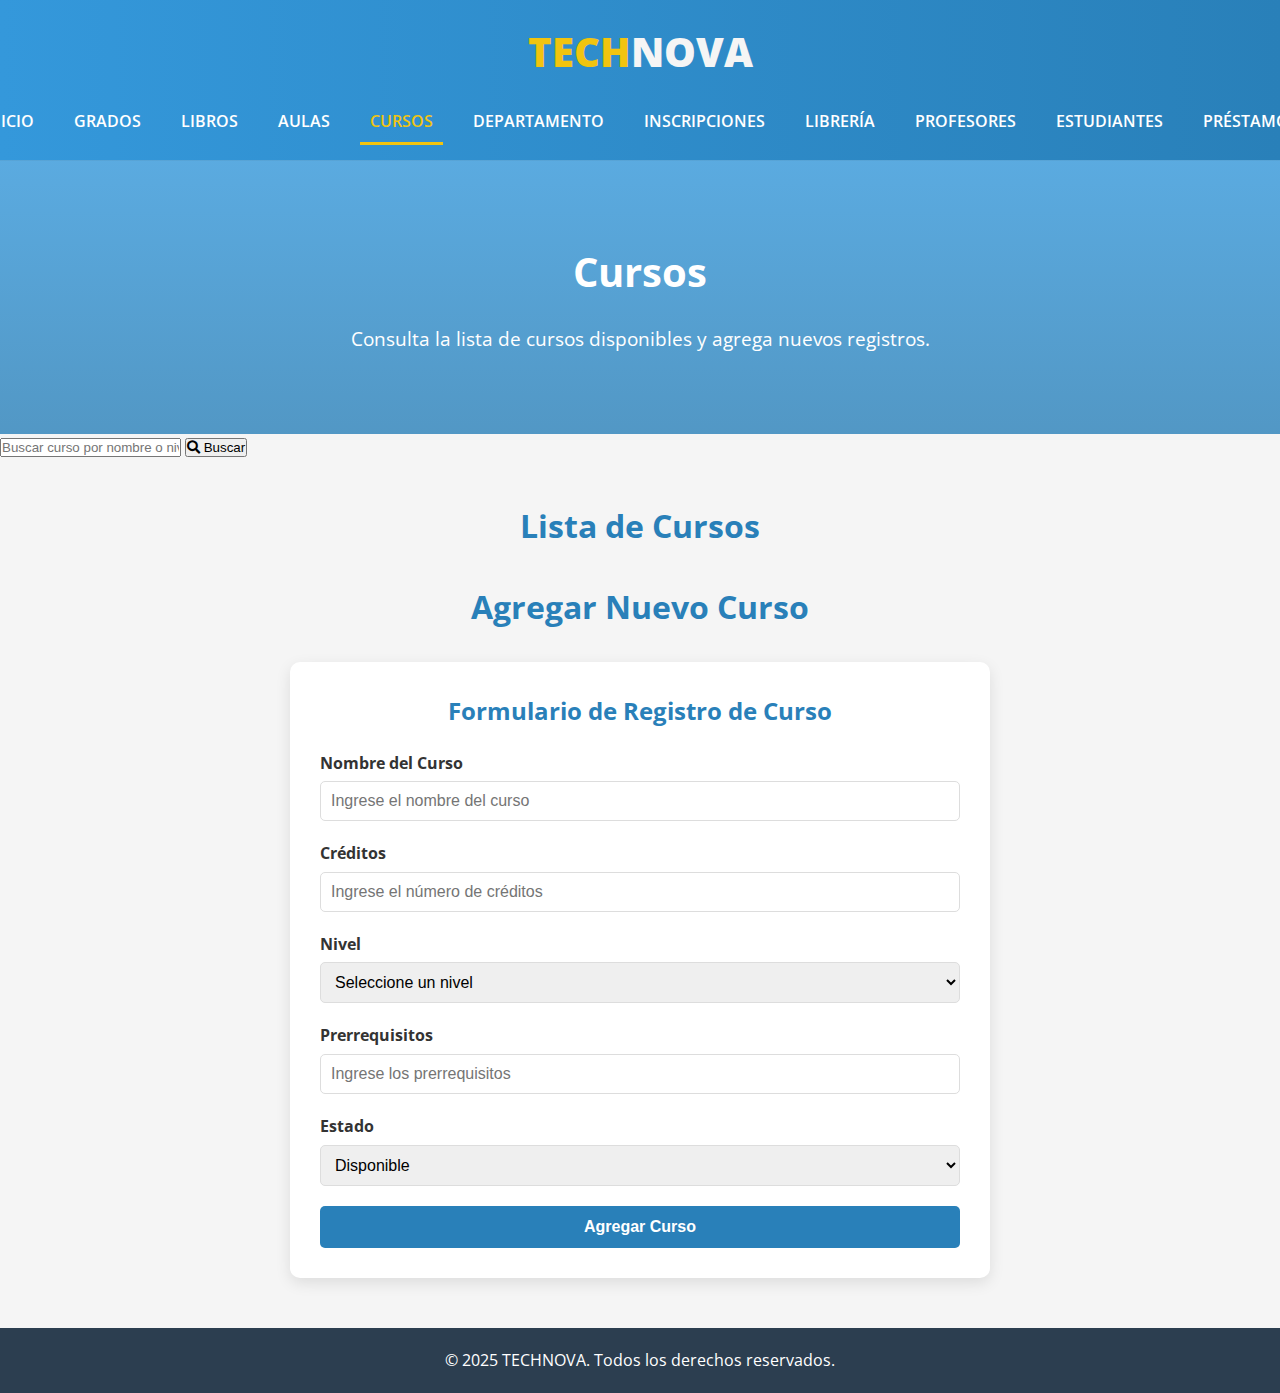
<file: Frontend/laundry-service-website-template/course.html>
<!DOCTYPE html>
<html lang="es">
<head>
    <meta charset="utf-8">
    <title>TechNova Universidad - Cursos</title>
    <meta name="viewport" content="width=device-width, initial-scale=1.0">
    <link href="https://fonts.googleapis.com/css2?family=Open+Sans:wght@400;600;800&display=swap" rel="stylesheet">
    <link href="https://cdnjs.cloudflare.com/ajax/libs/font-awesome/5.15.0/css/all.min.css" rel="stylesheet">
    <link rel="stylesheet" href="css/style.css">
</head>
<body>
    <div class="banner-nav">
        <div class="logo">
            <a href="">
                <span>TECH</span>NOVA
            </a>
        </div>
        <nav class="nav-links">
            <a href="index.html">Inicio</a>
            <a href="degree.html">Grados</a>
            <a href="book.html">Libros</a>
            <a href="classroom.html">Aulas</a>
            <a href="course.html" class="active">Cursos</a>
            <a href="department.html">Departamento</a>
            <a href="enrollment.html">Inscripciones</a>
            <a href="library.html">Librería</a>
            <a href="professor.html">Profesores</a>
            <a href="student.html">Estudiantes</a>
            <a href="loan.html">Préstamos</a>
        </nav>
    </div>
    
    <div class="hero">
        <h1>Cursos</h1>
        <p>Consulta la lista de cursos disponibles y agrega nuevos registros.</p>
    </div>

    <!-- Contenedor de búsqueda -->
    <div class="search-container">
        <input type="text" id="search-course" placeholder="Buscar curso por nombre o nivel...">
        <button id="search-button"><i class="fas fa-search"></i> Buscar</button>
    </div>

    <!-- Contenedor donde se mostrarán los cursos -->
    <div class="container">      
        <h2 class="section-title">Lista de Cursos</h2>
        <div id="courses-list">
            <!-- Aquí se agregarán las tarjetas de los cursos -->
        </div>
        
        <!-- Formulario de registro -->
        <h2 class="section-title">Agregar Nuevo Curso</h2>
        <div class="form-container">
            <h3 class="form-title">Formulario de Registro de Curso</h3>
            <form id="course-form">
                <div class="form-group">
                    <label for="course-name">Nombre del Curso</label>
                    <input type="text" id="course-name" name="course-name" required maxlength="100" placeholder="Ingrese el nombre del curso">
                </div>                
                <div class="form-group">
                    <label for="course-credits">Créditos</label>
                    <input type="number" id="course-credits" name="course-credits" required min="1" max="10" placeholder="Ingrese el número de créditos">
                </div>
                <div class="form-group">
                    <label for="course-level">Nivel</label>
                    <select id="course-level" name="course-level" required>
                        <option value="">Seleccione un nivel</option>
                        <option value="Básico">Básico</option>
                        <option value="Intermedio">Intermedio</option>
                        <option value="Avanzado">Avanzado</option>
                    </select>
                </div>
                <div class="form-group">
                    <label for="course-prerequisites">Prerrequisitos</label>
                    <input type="text" id="course-prerequisites" name="course-prerequisites" maxlength="200" placeholder="Ingrese los prerrequisitos">
                </div>
                <div class="form-group">
                    <label for="course-status">Estado</label>
                    <select id="course-status" name="course-status" required>
                        <option value="true">Disponible</option>
                        <option value="false">No disponible</option>
                    </select>
                </div>
                
                <button type="submit" class="submit-button">Agregar Curso</button>
            </form>
        </div>
    </div>

    <footer>
        <p>&copy; 2025 TECHNOVA. Todos los derechos reservados.</p>
    </footer>

    <script src="js/Course.js"></script> <!-- Vincula tu archivo JavaScript -->
</body>
</html>
<script src="https://code.jquery.com/jquery-3.6.0.min.js"></script>
</file>
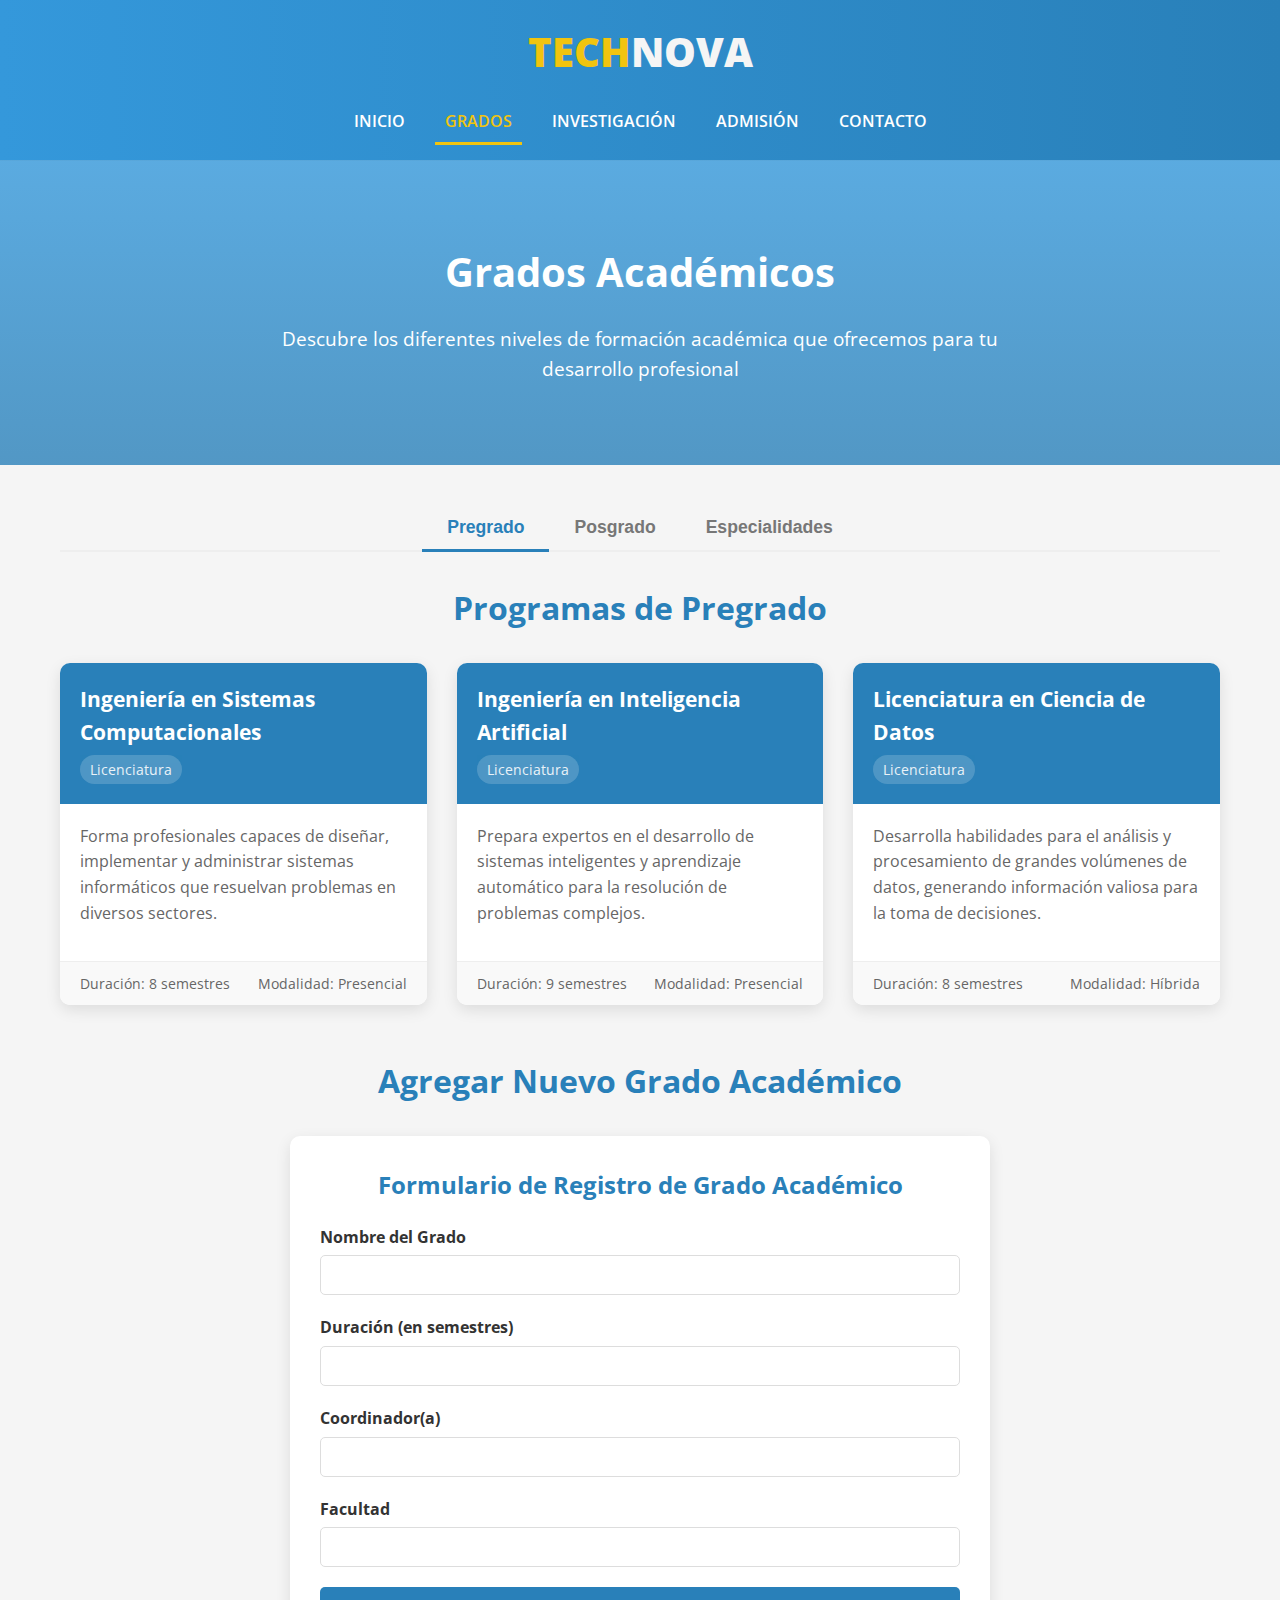
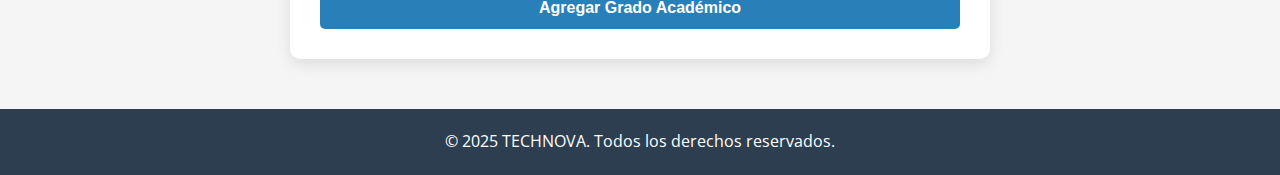
<file: Frontend/laundry-service-website-template/degree.html>
<!DOCTYPE html>
<html lang="es">
<head>
    <meta charset="utf-8">
    <title>TechNova Universidad - Innovación Tecnológica</title>
    <meta name="viewport" content="width=device-width, initial-scale=1.0">
    <link href="https://fonts.googleapis.com/css2?family=Open+Sans:wght@400;600;800&display=swap" rel="stylesheet">
    <link href="https://cdnjs.cloudflare.com/ajax/libs/font-awesome/5.15.0/css/all.min.css" rel="stylesheet">
    <link rel="stylesheet" href="css/style.css">

</head>
<body>
    <div class="banner-nav">
        <div class="logo">
            <a href="">
            <span>TECH</span>NOVA
            </a>
        </div>
        <nav class="nav-links">
            <a href="index.html">Inicio</a>
            <a href="degree.html" class="active">Grados</a>
            <a href="#investigacion">Investigación</a>
            <a href="#admision">Admisión</a>
            <a href="#contacto">Contacto</a>
        </nav>
    </div>
    
    <div class="hero">
        <h1>Grados Académicos</h1>
        <p>Descubre los diferentes niveles de formación académica que ofrecemos para tu desarrollo profesional</p>
    </div>
    
    <div class="container">
        <div class="degrees-tabs">
            <button class="tab-button active" data-tab="pregrado">Pregrado</button>
            <button class="tab-button" data-tab="posgrado">Posgrado</button>
            <button class="tab-button" data-tab="especialidad">Especialidades</button>
        </div>
        
        <div id="pregrado" class="tab-content active">
            <h2 class="section-title">Programas de Pregrado</h2>
            
            <div class="degrees-grid">
                <div class="degree-card">
                    <div class="degree-header">
                        <h3>Ingeniería en Sistemas Computacionales</h3>
                        <span class="degree-type">Licenciatura</span>
                    </div>
                    <div class="degree-content">
                        <p>Forma profesionales capaces de diseñar, implementar y administrar sistemas informáticos que resuelvan problemas en diversos sectores.</p>
                    </div>
                    <div class="degree-meta">
                        <span>Duración: 8 semestres</span>
                        <span>Modalidad: Presencial</span>
                    </div>
                </div>
                
                <div class="degree-card">
                    <div class="degree-header">
                        <h3>Ingeniería en Inteligencia Artificial</h3>
                        <span class="degree-type">Licenciatura</span>
                    </div>
                    <div class="degree-content">
                        <p>Prepara expertos en el desarrollo de sistemas inteligentes y aprendizaje automático para la resolución de problemas complejos.</p>
                    </div>
                    <div class="degree-meta">
                        <span>Duración: 9 semestres</span>
                        <span>Modalidad: Presencial</span>
                    </div>
                </div>
                
                <div class="degree-card">
                    <div class="degree-header">
                        <h3>Licenciatura en Ciencia de Datos</h3>
                        <span class="degree-type">Licenciatura</span>
                    </div>
                    <div class="degree-content">
                        <p>Desarrolla habilidades para el análisis y procesamiento de grandes volúmenes de datos, generando información valiosa para la toma de decisiones.</p>
                    </div>
                    <div class="degree-meta">
                        <span>Duración: 8 semestres</span>
                        <span>Modalidad: Híbrida</span>
                    </div>
                </div>
            </div>
        </div>
        
        <div id="posgrado" class="tab-content">
            <h2 class="section-title">Programas de Posgrado</h2>
            
            <div class="degrees-grid">
                <div class="degree-card">
                    <div class="degree-header">
                        <h3>Maestría en Ciberseguridad</h3>
                        <span class="degree-type">Maestría</span>
                    </div>
                    <div class="degree-content">
                        <p>Especializa a profesionales en la protección de sistemas informáticos, redes y datos contra amenazas y vulnerabilidades.</p>
                    </div>
                    <div class="degree-meta">
                        <span>Duración: 4 semestres</span>
                        <span>Modalidad: Híbrida</span>
                    </div>
                </div>
                
                <div class="degree-card">
                    <div class="degree-header">
                        <h3>Maestría en Inteligencia Artificial Avanzada</h3>
                        <span class="degree-type">Maestría</span>
                    </div>
                    <div class="degree-content">
                        <p>Profundiza en técnicas avanzadas de machine learning, deep learning y sistemas inteligentes para la innovación tecnológica.</p>
                    </div>
                    <div class="degree-meta">
                        <span>Duración: 4 semestres</span>
                        <span>Modalidad: Presencial</span>
                    </div>
                </div>
                
                <div class="degree-card">
                    <div class="degree-header">
                        <h3>Maestría en Desarrollo de Software</h3>
                        <span class="degree-type">Maestría</span>
                    </div>
                    <div class="degree-content">
                        <p>Forma especialistas en metodologías ágiles, arquitectura de software y desarrollo de aplicaciones de alta calidad.</p>
                    </div>
                    <div class="degree-meta">
                        <span>Duración: 4 semestres</span>
                        <span>Modalidad: Virtual</span>
                    </div>
                </div>
            </div>
        </div>
        
        <div id="especialidad" class="tab-content">
            <h2 class="section-title">Especialidades</h2>
            
            <div class="degrees-grid">
                <div class="degree-card">
                    <div class="degree-header">
                        <h3>Especialidad en Blockchain y Fintech</h3>
                        <span class="degree-type">Especialidad</span>
                    </div>
                    <div class="degree-content">
                        <p>Enfocada en tecnologías blockchain, criptomonedas y soluciones financieras digitales innovadoras.</p>
                    </div>
                    <div class="degree-meta">
                        <span>Duración: 2 semestres</span>
                        <span>Modalidad: Virtual</span>
                    </div>
                </div>
                
                <div class="degree-card">
                    <div class="degree-header">
                        <h3>Especialidad en DevOps</h3>
                        <span class="degree-type">Especialidad</span>
                    </div>
                    <div class="degree-content">
                        <p>Forma profesionales en la integración de desarrollo y operaciones para optimizar el ciclo de vida del software.</p>
                    </div>
                    <div class="degree-meta">
                        <span>Duración: 2 semestres</span>
                        <span>Modalidad: Híbrida</span>
                    </div>
                </div>
                
                <div class="degree-card">
                    <div class="degree-header">
                        <h3>Especialidad en Seguridad Informática</h3>
                        <span class="degree-type">Especialidad</span>
                    </div>
                    <div class="degree-content">
                        <p>Especialización en protección de activos digitales y prevención de ataques informáticos en entornos corporativos.</p>
                    </div>
                    <div class="degree-meta">
                        <span>Duración: 2 semestres</span>
                        <span>Modalidad: Presencial</span>
                    </div>
                </div>
            </div>
        </div>
        
        <h2 class="section-title">Agregar Nuevo Grado Académico</h2>
        
        <div class="form-container">
            <h3 class="form-title">Formulario de Registro de Grado Académico</h3>
            
            <form id="degree-form">
                <div class="form-group">
                    <label for="degree-name">Nombre del Grado</label>
                    <input type="text" id="degree-name" name="degree-name" required>
                </div>                
                <div class="form-group">
                    <label for="degree-duration">Duración (en semestres)</label>
                    <input type="number" id="degree-duration" name="degree-duration" min="1" max="12" required>
                </div>
                <div class="form-group">
                    <label for="degree-coordinator">Coordinador(a)</label>
                    <input type="text" id="degree-coordinator" name="degree-coordinator" required>
                </div>
                
                <div class="form-group">
                    <label for="degree-faculty">Facultad</label>
                    <input type="text" id="degree-faculty" name="degree-faculty" required>
                </div>
                
                <button type="submit" class="submit-button">Agregar Grado Académico</button>
            </form>
        </div>
    </div>
    
    <footer>
        <p>&copy; 2025 TECHNOVA. Todos los derechos reservados.</p>
    </footer>

    <script src="js/main.js"></script>

</body>
</html>
</file>
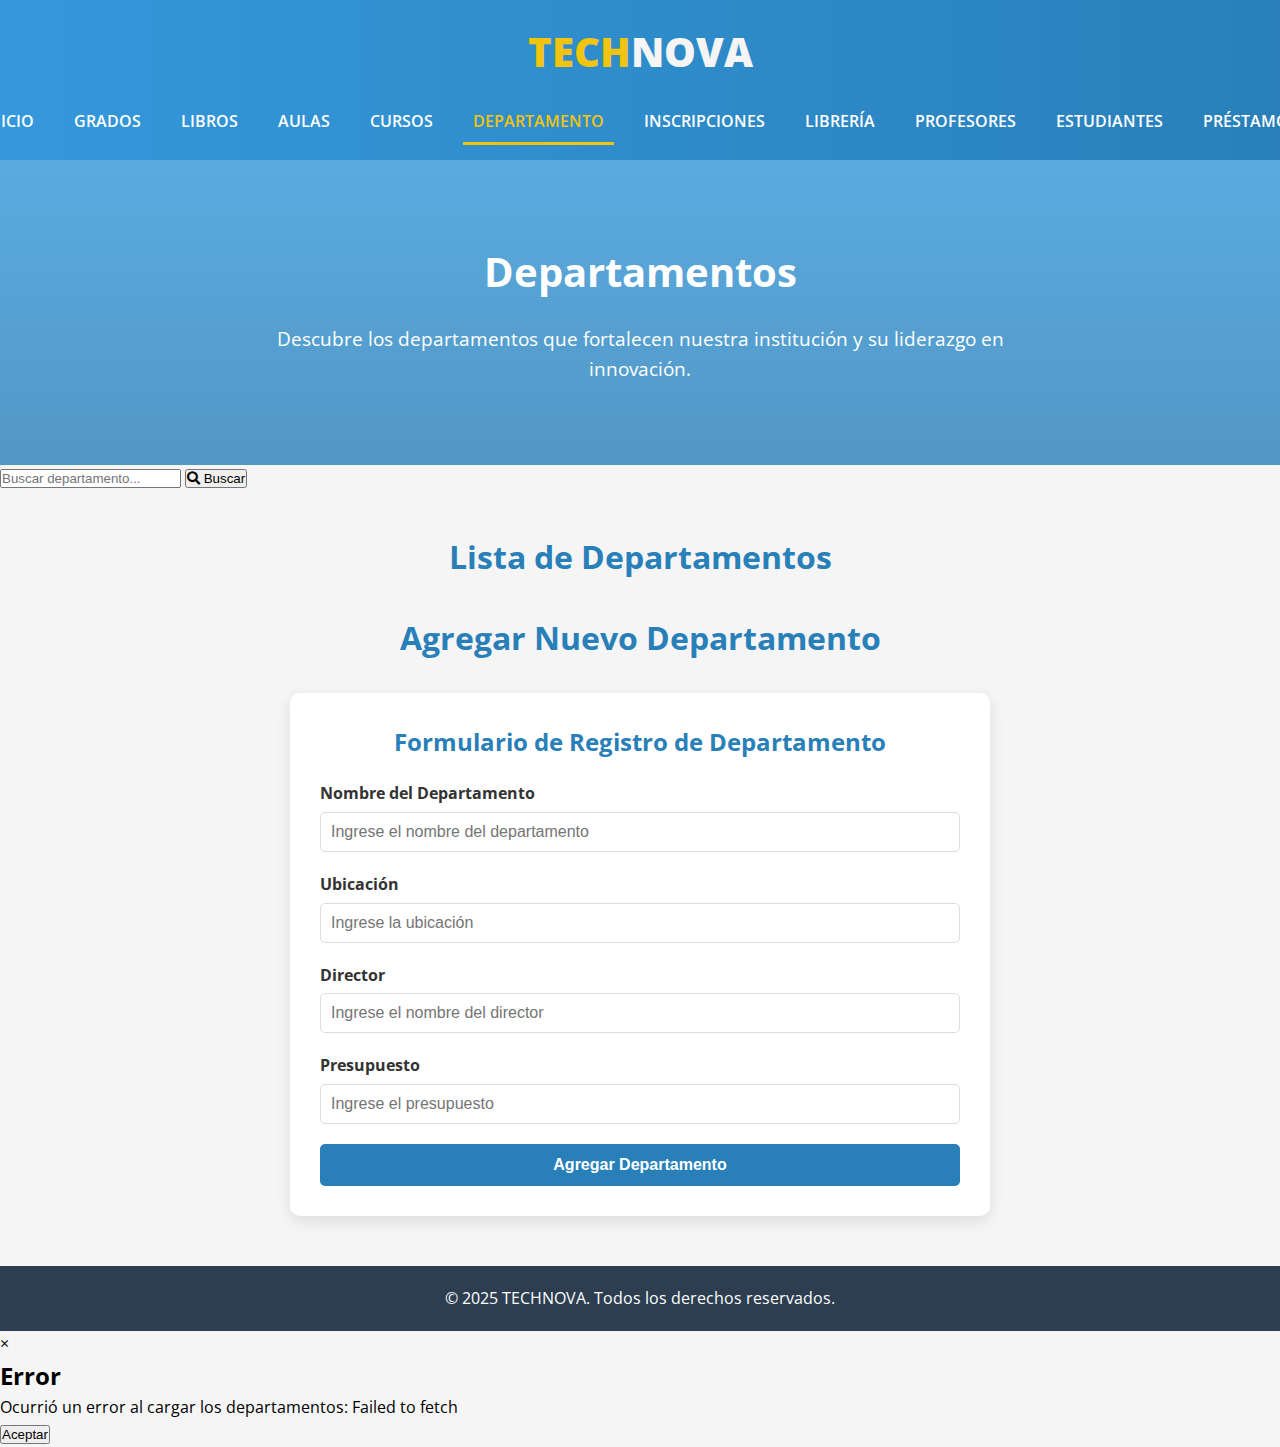
<file: Frontend/laundry-service-website-template/department.html>
<!DOCTYPE html>
<html lang="es">
<head>
    <meta charset="utf-8">
    <title>TechNova Universidad - Departamentos</title>
    <meta name="viewport" content="width=device-width, initial-scale=1.0">
    <!-- Fuente Open Sans -->
    <link href="https://fonts.googleapis.com/css2?family=Open+Sans:wght@400;600;800&display=swap" rel="stylesheet">
    <!-- Iconos de Font Awesome -->
    <link href="https://cdnjs.cloudflare.com/ajax/libs/font-awesome/5.15.0/css/all.min.css" rel="stylesheet">
    <!-- Hoja de estilos unificada -->
    <link rel="stylesheet" href="css/style.css">
</head>
<body>
    <!-- Banner de navegación -->
    <div class="banner-nav">
        <div class="logo">
            <a href="">
                <span>TECH</span>NOVA
            </a>
        </div>
        <nav class="nav-links">
            <a href="index.html">Inicio</a>
            <a href="degree.html">Grados</a>
            <a href="book.html">Libros</a>
            <a href="classroom.html">Aulas</a>
            <a href="course.html">Cursos</a>
            <a href="department.html" class="active">Departamento</a>
            <a href="enrollment.html">Inscripciones</a>
            <a href="library.html">Librería</a>
            <a href="professor.html">Profesores</a>
            <a href="student.html">Estudiantes</a>
            <a href="loan.html">Préstamos</a>
        </nav>
    </div>
    
    <!-- Sección Hero -->
    <div class="hero">
        <h1>Departamentos</h1>
        <p>Descubre los departamentos que fortalecen nuestra institución y su liderazgo en innovación.</p>
    </div>
    
    <!-- Contenedor de búsqueda para departamentos -->
    <div class="search-container">
        <input type="text" id="search-department" placeholder="Buscar departamento...">
        <button id="search-button"><i class="fas fa-search"></i> Buscar</button>
    </div>
    
    <!-- Contenedor para el listado y registro -->
    <div class="container">
        <!-- Listado de departamentos -->
        <div id="department-list">
            <h2 class="section-title">Lista de Departamentos</h2>
            <!-- Aquí se agregarán dinámicamente las tarjetas de cada departamento -->
        </div>
        
        <!-- Formulario de registro -->
        <h2 class="section-title">Agregar Nuevo Departamento</h2>
        <div class="form-container">
            <h3 class="form-title">Formulario de Registro de Departamento</h3>
            <form id="department-form">
                <div class="form-group">
                    <label for="dept-name">Nombre del Departamento</label>
                    <input type="text" id="dept-name" name="dept-name" required maxlength="100" placeholder="Ingrese el nombre del departamento">
                </div>
                <div class="form-group">
                    <label for="dept-location">Ubicación</label>
                    <input type="text" id="dept-location" name="dept-location" required maxlength="100" placeholder="Ingrese la ubicación">
                </div>
                <div class="form-group">
                    <label for="dept-director">Director</label>
                    <input type="text" id="dept-director" name="dept-director" required maxlength="50" placeholder="Ingrese el nombre del director">
                </div>
                <div class="form-group">
                    <label for="dept-budget">Presupuesto</label>
                    <input type="number" id="dept-budget" name="dept-budget" required placeholder="Ingrese el presupuesto">
                </div>
                <button type="submit" class="submit-button">Agregar Departamento</button>
            </form>
        </div>
    </div>
    
    <!-- Footer -->
    <footer>
        <p>&copy; 2025 TECHNOVA. Todos los derechos reservados.</p>
    </footer>
    
    <!-- Archivo JavaScript para manejar las operaciones (cargar, registrar, actualizar, etc.) -->
    <script src="js/Department.js"></script>
</body>
</html>
</file>
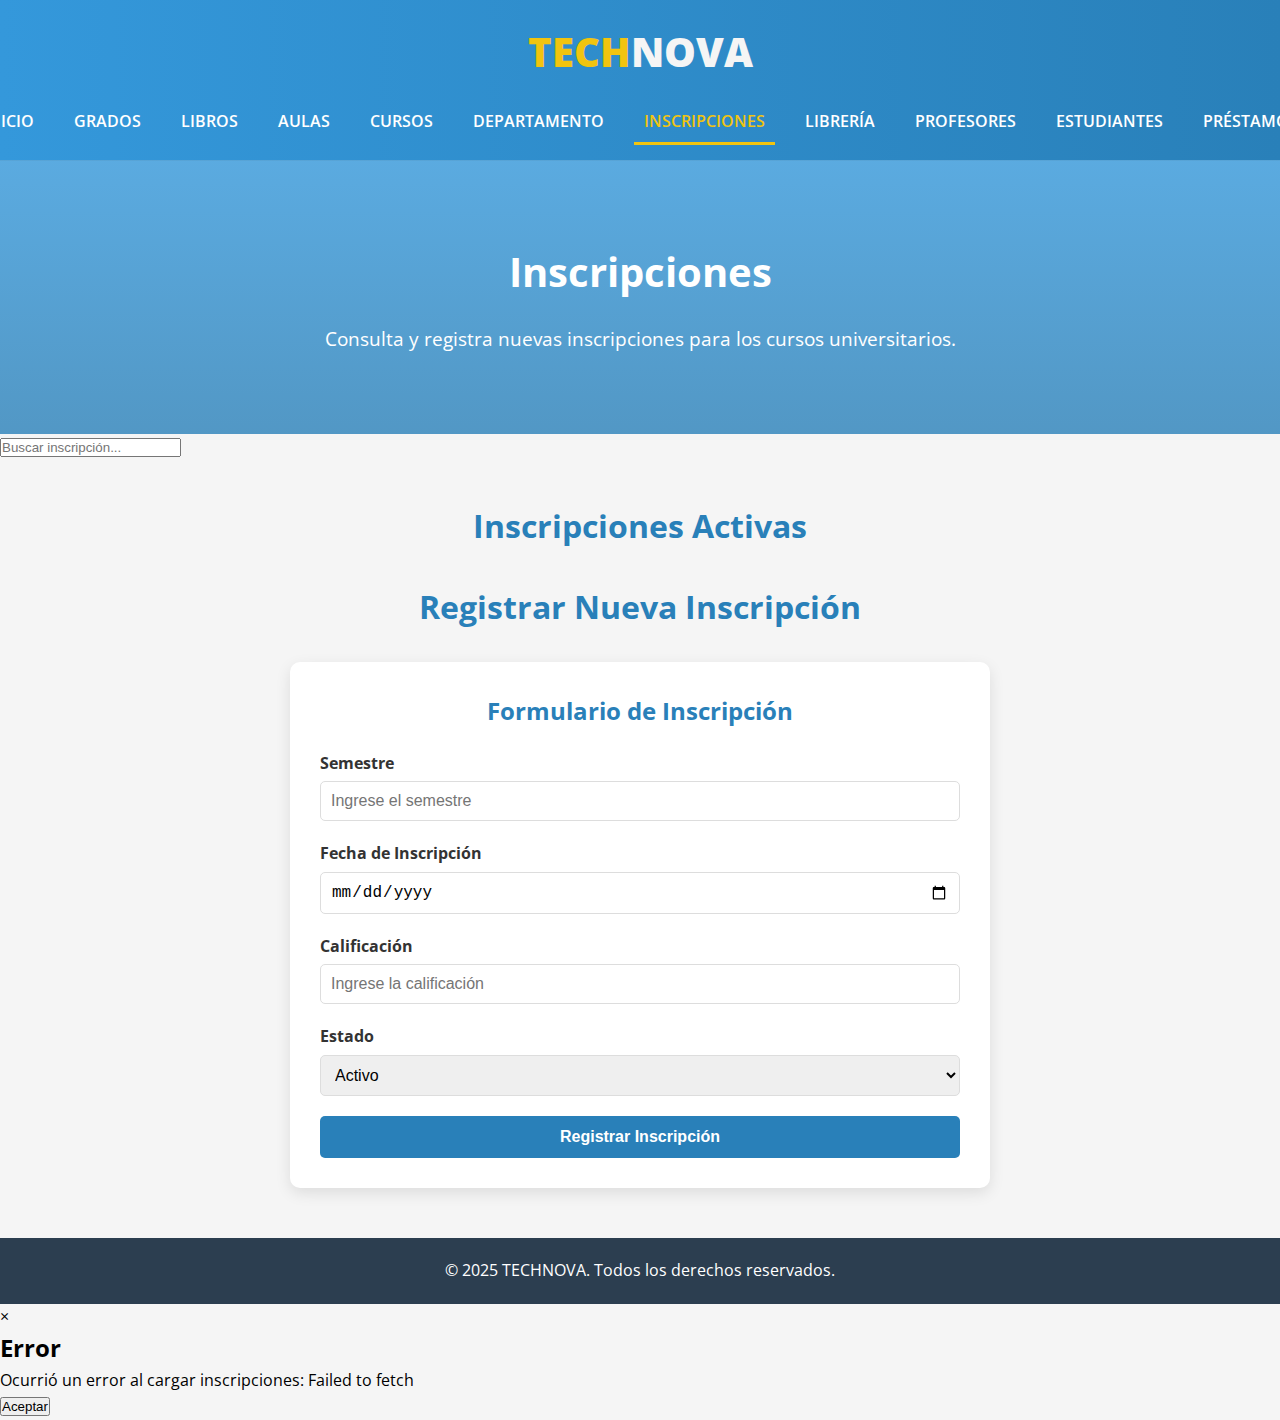
<file: Frontend/laundry-service-website-template/enrollment.html>
<!DOCTYPE html>
<html lang="es">
<head>
    <meta charset="utf-8">
    <title>TechNova Universidad - Inscripciones</title>
    <meta name="viewport" content="width=device-width, initial-scale=1.0">
    <link href="https://fonts.googleapis.com/css2?family=Open+Sans:wght@400;600;800&display=swap" rel="stylesheet">
    <link href="https://cdnjs.cloudflare.com/ajax/libs/font-awesome/5.15.0/css/all.min.css" rel="stylesheet">
    <link rel="stylesheet" href="css/style.css">
</head>
<body>
    <div class="banner-nav">
        <div class="logo">
            <a href="">
                <span>TECH</span>NOVA
            </a>
        </div>
        <nav class="nav-links">
            <a href="index.html">Inicio</a>
            <a href="degree.html">Grados</a>
            <a href="book.html">Libros</a>
            <a href="classroom.html">Aulas</a>
            <a href="course.html">Cursos</a>
            <a href="department.html">Departamento</a>
            <a href="enrollment.html" class="active">Inscripciones</a>
            <a href="library.html">Librería</a>
            <a href="professor.html">Profesores</a>
            <a href="student.html">Estudiantes</a>
            <a href="loan.html">Préstamos</a>
        </nav>
    </div>
    
    <div class="hero">
        <h1>Inscripciones</h1>
        <p>Consulta y registra nuevas inscripciones para los cursos universitarios.</p>
    </div>

    <!-- Contenedor de búsqueda -->
    <div class="search-container">
        <input type="text" id="search-enrollment" placeholder="Buscar inscripción...">
    </div>

    <!-- Contenedor de inscripciones -->
    <div class="container">
        <div id="active-enrollments" class="tab-content active">
            <h2 class="section-title">Inscripciones Activas</h2>
            <!-- Aquí se agregarán las tarjetas de inscripciones activas -->
        </div>
        
        <div id="completed-enrollments" class="tab-content">
            <h2 class="section-title">Inscripciones Completadas</h2>
            <!-- Aquí se agregarán las inscripciones completadas -->
        </div>
        
        <div id="canceled-enrollments" class="tab-content">
            <h2 class="section-title">Inscripciones Canceladas</h2>
            <!-- Aquí se agregarán las inscripciones canceladas -->
        </div>
        
        <!-- Formulario de inscripción -->
        <h2 class="section-title">Registrar Nueva Inscripción</h2>
        <div class="form-container">
            <h3 class="form-title">Formulario de Inscripción</h3>
            <form id="enrollment-form">
                <div class="form-group">
                    <label for="enrollment-semester">Semestre</label>
                    <input type="text" id="enrollment-semester" name="enrollment-semester" required maxlength="20" placeholder="Ingrese el semestre">
                </div>
                
                <div class="form-group">
                    <label for="enrollment-date">Fecha de Inscripción</label>
                    <input type="date" id="enrollment-date" name="enrollment-date" required>
                </div>
                
                <div class="form-group">
                    <label for="enrollment-grade">Calificación</label>
                    <input type="number" id="enrollment-grade" name="enrollment-grade" required min="0" max="5" step="0.1" placeholder="Ingrese la calificación">
                </div>
                
                <div class="form-group">
                    <label for="enrollment-status">Estado</label>
                    <select id="enrollment-status" name="enrollment-status" required>
                        <option value="ACTIVE">Activo</option>
                        <option value="IN_PROGRESS">En progreso</option>
                        <option value="COMPLETED">Completado</option>
                        <option value="CANCELED">Cancelado</option>
                    </select>
                </div>
                
                <button type="submit" class="submit-button">Registrar Inscripción</button>
            </form>
        </div>
    </div>

    <footer>
        <p>&copy; 2025 TECHNOVA. Todos los derechos reservados.</p>
    </footer>

    <script src="js/Enrollment.js"></script>
</body>
</html>
</file>
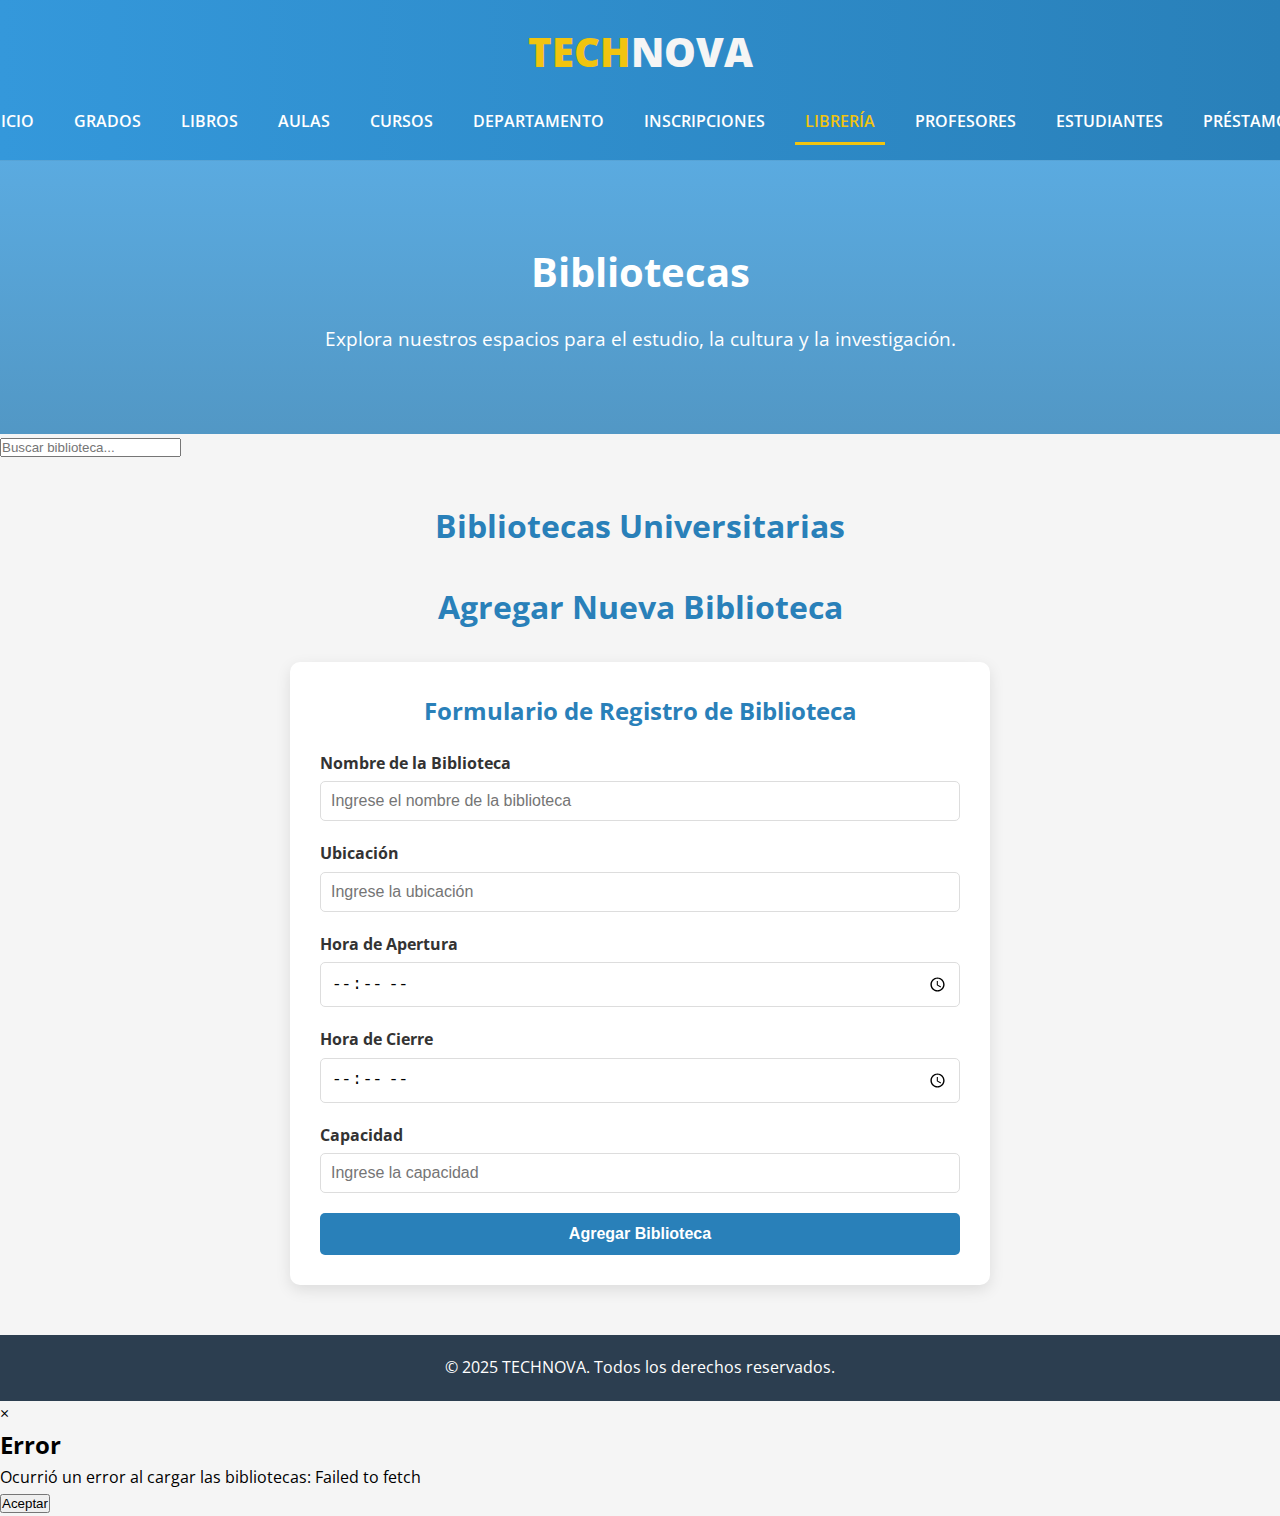
<file: Frontend/laundry-service-website-template/library.html>
<!DOCTYPE html>
<html lang="es">
<head>
    <meta charset="utf-8">
    <title>TechNova Universidad - Bibliotecas</title>
    <meta name="viewport" content="width=device-width, initial-scale=1.0">
    <link href="https://fonts.googleapis.com/css2?family=Open+Sans:wght@400;600;800&display=swap" rel="stylesheet">
    <link href="https://cdnjs.cloudflare.com/ajax/libs/font-awesome/5.15.0/css/all.min.css" rel="stylesheet">
    <link rel="stylesheet" href="css/style.css">
</head>
<body>
    <div class="banner-nav">
        <div class="logo">
            <a href="">
                <span>TECH</span>NOVA
            </a>
        </div>
        <nav class="nav-links">
            <a href="index.html">Inicio</a>
            <a href="degree.html">Grados</a>
            <a href="book.html">Libros</a>
            <a href="classroom.html">Aulas</a>
            <a href="course.html">cursos</a>
            <a href="department.html">departamento</a>
            <a href="enrollment.html">Inscripciones</a>
            <a href="library.html" class="active">Librería</a>
            <a href="professor.html">Profesores</a>
            <a href="student.html">Estudiantes</a>
            <a href="loan.html">Préstamos</a>
        </nav>
    </div>
    
    <div class="hero">
        <h1>Bibliotecas</h1>
        <p>Explora nuestros espacios para el estudio, la cultura y la investigación.</p>
    </div>

    <!-- Contenedor de búsqueda -->
    <div class="search-container">
        <input type="text" id="search-library" placeholder="Buscar biblioteca...">
    </div>

    <!-- Contenedor donde se mostrarán las bibliotecas -->
    <div class="container">
        <div id="universitarias" class="tab-content active">
            <h2 class="section-title">Bibliotecas Universitarias</h2>
            <!-- Aquí se agregarán las tarjetas de las bibliotecas universitarias -->
        </div>
        
        <div id="publicas" class="tab-content">
            <h2 class="section-title">Bibliotecas Públicas</h2>
            <!-- Aquí se agregarán las tarjetas de las bibliotecas públicas -->
        </div>
        
        <div id="digitales" class="tab-content">
            <h2 class="section-title">Bibliotecas Digitales</h2>
            <!-- Aquí se agregarán las tarjetas de las bibliotecas digitales -->
        </div>
        
        <!-- Formulario de registro -->
        <h2 class="section-title">Agregar Nueva Biblioteca</h2>
        <div class="form-container">
            <h3 class="form-title">Formulario de Registro de Biblioteca</h3>
            <form id="library-form">
                <div class="form-group">
                    <label for="library-name">Nombre de la Biblioteca</label>
                    <input type="text" id="library-name" name="library-name" required maxlength="100" placeholder="Ingrese el nombre de la biblioteca">
                </div>
                
                <div class="form-group">
                    <label for="library-location">Ubicación</label>
                    <input type="text" id="library-location" name="library-location" required maxlength="100" placeholder="Ingrese la ubicación">
                </div>
                
                <div class="form-group">
                    <label for="opening-time">Hora de Apertura</label>
                    <input type="time" id="opening-time" name="opening-time" required>
                </div>
                
                <div class="form-group">
                    <label for="closing-time">Hora de Cierre</label>
                    <input type="time" id="closing-time" name="closing-time" required>
                </div>
                
                <div class="form-group">
                    <label for="library-capacity">Capacidad</label>
                    <input type="number" id="library-capacity" name="library-capacity" required min="1" placeholder="Ingrese la capacidad">
                </div>
                
                <button type="submit" class="submit-button">Agregar Biblioteca</button>
            </form>
        </div>
    </div>

    <footer>
        <p>&copy; 2025 TECHNOVA. Todos los derechos reservados.</p>
    </footer>

    <script src="js/Library.js"></script>
</body>
</html>
</file>
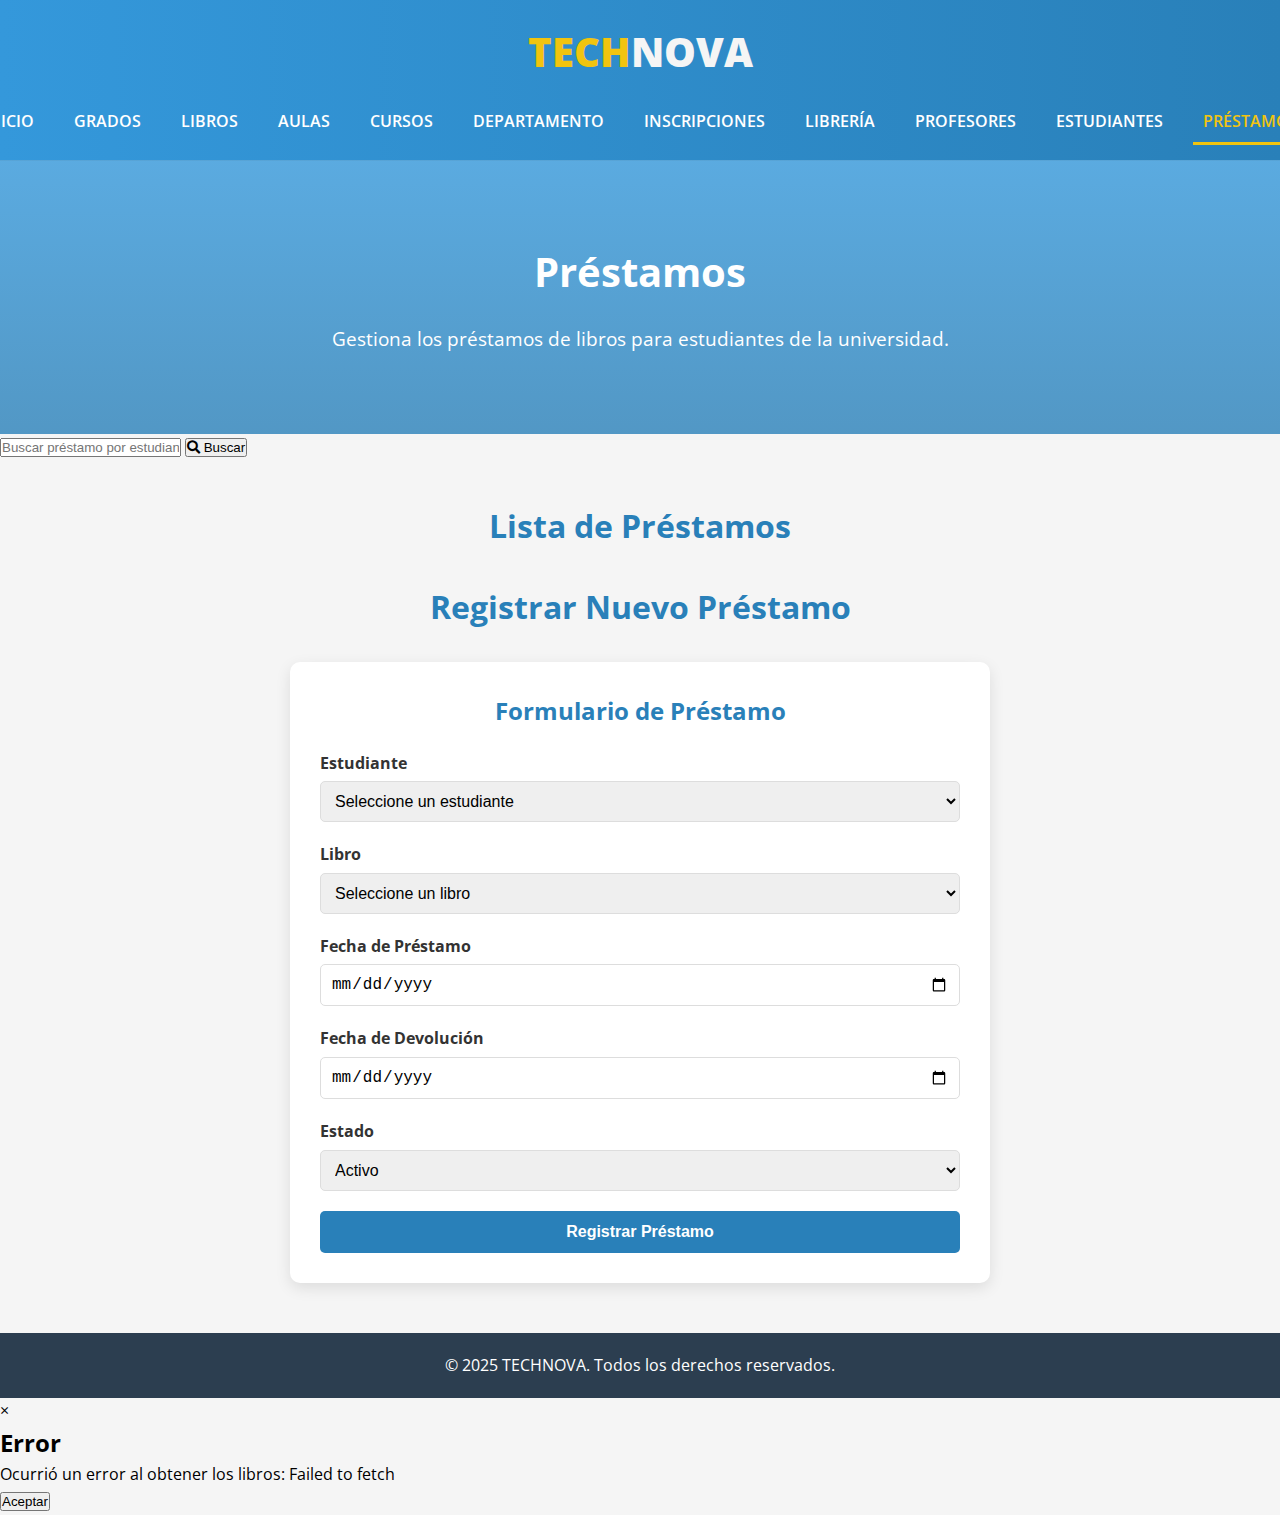
<file: Frontend/laundry-service-website-template/loan.html>
<!DOCTYPE html>
<html lang="es">
<head>
    <meta charset="utf-8">
    <title>TechNova Universidad - Préstamos</title>
    <meta name="viewport" content="width=device-width, initial-scale=1.0">
    <link href="https://fonts.googleapis.com/css2?family=Open+Sans:wght@400;600;800&display=swap" rel="stylesheet">
    <link href="https://cdnjs.cloudflare.com/ajax/libs/font-awesome/5.15.0/css/all.min.css" rel="stylesheet">
    <link rel="stylesheet" href="css/style.css">
</head>
<body>
    <div class="banner-nav">
        <div class="logo">
            <a href="">
                <span>TECH</span>NOVA
            </a>
        </div>
        <nav class="nav-links">
            <a href="index.html">Inicio</a>
            <a href="degree.html">Grados</a>
            <a href="book.html">Libros</a>
            <a href="classroom.html">Aulas</a>
            <a href="course.html">Cursos</a>
            <a href="department.html">Departamento</a>
            <a href="enrollment.html">Inscripciones</a>
            <a href="library.html">Librería</a>
            <a href="professor.html">Profesores</a>
            <a href="student.html">Estudiantes</a>
            <a href="loan.html" class="active">Préstamos</a>
        </nav>
    </div>
    
    <div class="hero">
        <h1>Préstamos</h1>
        <p>Gestiona los préstamos de libros para estudiantes de la universidad.</p>
    </div>

    <!-- Contenedor de búsqueda -->
    <div class="search-container">
        <input type="text" id="search-loan" placeholder="Buscar préstamo por estudiante...">
        <button id="search-button"><i class="fas fa-search"></i> Buscar</button>
    </div>

    <!-- Contenedor donde se mostrarán los préstamos -->
    <div class="container">      
        <h2 class="section-title">Lista de Préstamos</h2>
        <div id="loans-list">
            <!-- Aquí se agregarán los préstamos dinámicamente -->
        </div>
        
        <!-- Formulario de registro -->
        <h2 class="section-title">Registrar Nuevo Préstamo</h2>
        <div class="form-container">
            <h3 class="form-title">Formulario de Préstamo</h3>
            <form id="loan-form">
                <div class="form-group">
                    <label for="student-id">Estudiante</label>
                    <select id="student-id" name="student-id" required>
                        <option value="">Seleccione un estudiante</option>
                        <!-- Opciones dinámicas -->
                    </select>
                </div>                
                <div class="form-group">
                    <label for="book-id">Libro</label>
                    <select id="book-id" name="book-id" required>
                        <option value="">Seleccione un libro</option>
                        <!-- Opciones dinámicas -->
                    </select>
                </div>
                <div class="form-group">
                    <label for="loan-date">Fecha de Préstamo</label>
                    <input type="date" id="loan-date" name="loan-date" required>
                </div>
                <div class="form-group">
                    <label for="return-date">Fecha de Devolución</label>
                    <input type="date" id="return-date" name="return-date">
                </div>
                <div class="form-group">
                    <label for="loan-status">Estado</label>
                    <select id="loan-status" name="loan-status" required>
                        <option value="true">Activo</option>
                        <option value="false">Finalizado</option>
                    </select>
                </div>
                
                <button type="submit" class="submit-button">Registrar Préstamo</button>
            </form>
        </div>
    </div>

    <footer>
        <p>&copy; 2025 TECHNOVA. Todos los derechos reservados.</p>
    </footer>

    <script src="js/Loan.js"></script> <!-- Vincula tu archivo JavaScript -->
</body>
</html>
</file>
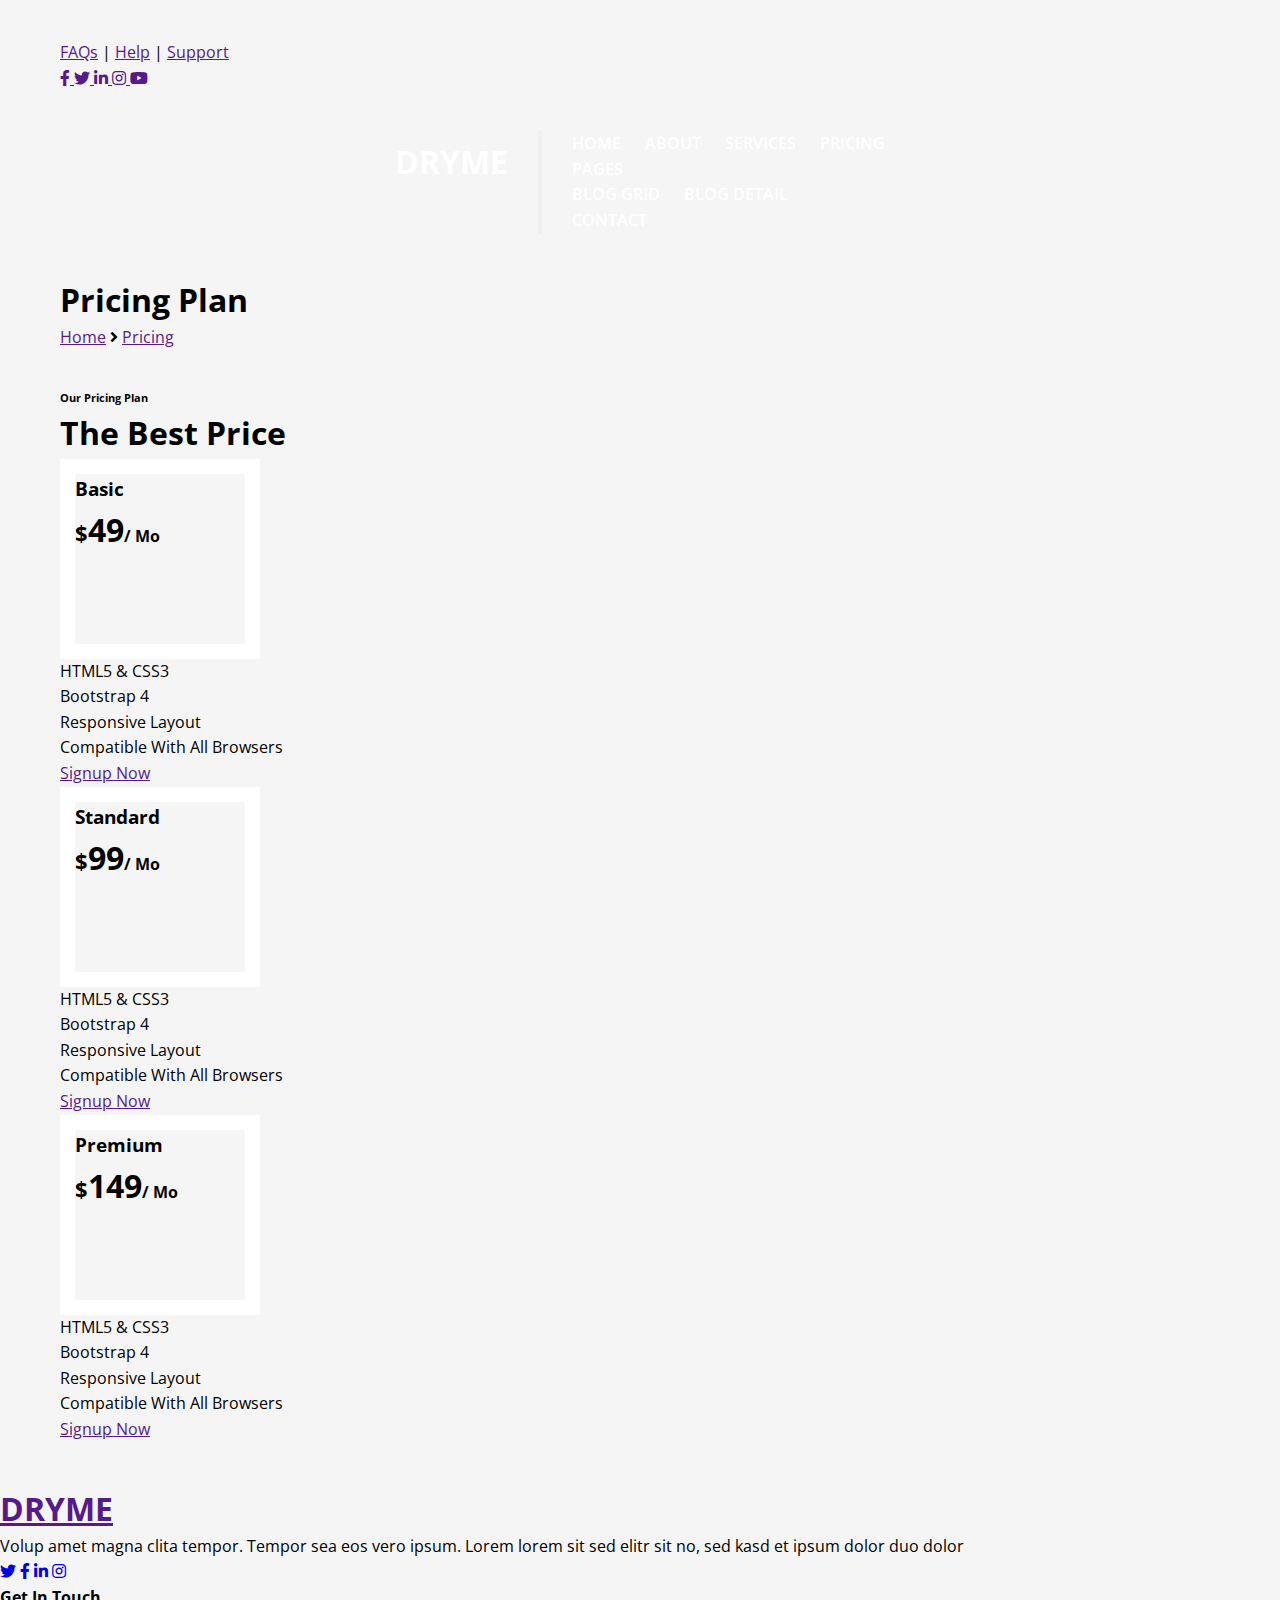
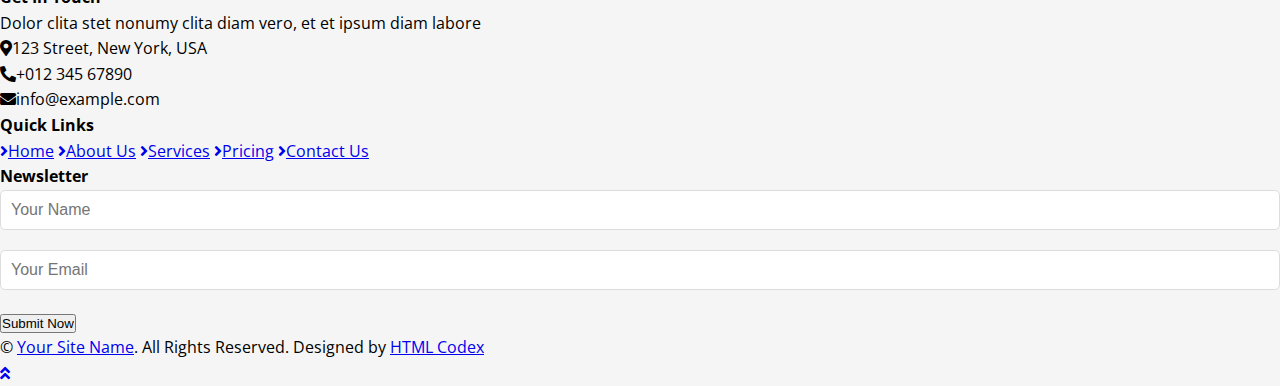
<file: Frontend/laundry-service-website-template/pricing.html>
<!DOCTYPE html>
<html lang="en">

<head>
    <meta charset="utf-8">
    <title>DRYME - Free Laundry Service Website Template</title>
    <meta content="width=device-width, initial-scale=1.0" name="viewport">
    <meta content="Free HTML Templates" name="keywords">
    <meta content="Free HTML Templates" name="description">

    <!-- Favicon -->
    <link href="img/favicon.ico" rel="icon">

    <!-- Google Web Fonts -->
    <link rel="preconnect" href="https://fonts.gstatic.com">
    <link href="https://fonts.googleapis.com/css2?family=Open+Sans:wght@400;600;800&display=swap" rel="stylesheet"> 

    <!-- Font Awesome -->
    <link href="https://cdnjs.cloudflare.com/ajax/libs/font-awesome/5.15.0/css/all.min.css" rel="stylesheet">

    <!-- Libraries Stylesheet -->
    <link href="lib/owlcarousel/assets/owl.carousel.min.css" rel="stylesheet">

    <!-- Customized Bootstrap Stylesheet -->
    <link href="css/style.css" rel="stylesheet">
</head>

<body>
    <!-- Topbar Start -->
    <div class="container-fluid bg-primary py-3">
        <div class="container">
            <div class="row">
                <div class="col-md-6 text-center text-lg-left mb-2 mb-lg-0">
                    <div class="d-inline-flex align-items-center">
                        <a class="text-white pr-3" href="">FAQs</a>
                        <span class="text-white">|</span>
                        <a class="text-white px-3" href="">Help</a>
                        <span class="text-white">|</span>
                        <a class="text-white pl-3" href="">Support</a>
                    </div>
                </div>
                <div class="col-md-6 text-center text-lg-right">
                    <div class="d-inline-flex align-items-center">
                        <a class="text-white px-3" href="">
                            <i class="fab fa-facebook-f"></i>
                        </a>
                        <a class="text-white px-3" href="">
                            <i class="fab fa-twitter"></i>
                        </a>
                        <a class="text-white px-3" href="">
                            <i class="fab fa-linkedin-in"></i>
                        </a>
                        <a class="text-white px-3" href="">
                            <i class="fab fa-instagram"></i>
                        </a>
                        <a class="text-white pl-3" href="">
                            <i class="fab fa-youtube"></i>
                        </a>
                    </div>
                </div>
            </div>
        </div>
    </div>
    <!-- Topbar End -->


    <!-- Navbar Start -->
    <div class="container-fluid position-relative nav-bar p-0">
        <div class="container-lg position-relative p-0 px-lg-3" style="z-index: 9;">
            <nav class="navbar navbar-expand-lg bg-white navbar-light py-3 py-lg-0 pl-3 pl-lg-5">
                <a href="" class="navbar-brand">
                    <h1 class="m-0 text-secondary"><span class="text-primary">DRY</span>ME</h1>
                </a>
                <button type="button" class="navbar-toggler" data-toggle="collapse" data-target="#navbarCollapse">
                    <span class="navbar-toggler-icon"></span>
                </button>
                <div class="collapse navbar-collapse justify-content-between px-3" id="navbarCollapse">
                    <div class="navbar-nav ml-auto py-0">
                        <a href="index.html" class="nav-item nav-link">Home</a>
                        <a href="about.html" class="nav-item nav-link">About</a>
                        <a href="service.html" class="nav-item nav-link">Services</a>
                        <a href="pricing.html" class="nav-item nav-link active">Pricing</a>
                        <div class="nav-item dropdown">
                            <a href="#" class="nav-link dropdown-toggle" data-toggle="dropdown">Pages</a>
                            <div class="dropdown-menu border-0 rounded-0 m-0">
                                <a href="blog.html" class="dropdown-item">Blog Grid</a>
                                <a href="single.html" class="dropdown-item">Blog Detail</a>
                            </div>
                        </div>
                        <a href="contact.html" class="nav-item nav-link">Contact</a>
                    </div>
                </div>
            </nav>
        </div>
    </div>
    <!-- Navbar End -->


    <!-- Page Header Start -->
    <div class="page-header container-fluid bg-secondary pt-2 pt-lg-5 pb-2 mb-5">
        <div class="container py-5">
            <div class="row align-items-center py-4">
                <div class="col-md-6 text-center text-md-left">
                    <h1 class="mb-4 mb-md-0 text-white">Pricing Plan</h1>
                </div>
                <div class="col-md-6 text-center text-md-right">
                    <div class="d-inline-flex align-items-center">
                        <a class="btn text-white" href="">Home</a>
                        <i class="fas fa-angle-right text-white"></i>
                        <a class="btn text-white disabled" href="">Pricing</a>
                    </div>
                </div>
            </div>
        </div>
    </div>
    <!-- Page Header Start -->


    <!-- Pricing Plan Start -->
    <div class="container-fluid pt-5 pb-3">
        <div class="container">
            <h6 class="text-secondary text-uppercase text-center font-weight-medium mb-3">Our Pricing Plan</h6>
            <h1 class="display-4 text-center mb-5">The Best Price</h1>
            <div class="row">
                <div class="col-lg-4 mb-4">
                    <div class="bg-light text-center mb-2 pt-4">
                        <div class="d-inline-flex flex-column align-items-center justify-content-center bg-secondary rounded-circle shadow mt-2 mb-4" style="width: 200px; height: 200px; border: 15px solid #ffffff;">
                            <h3 class="text-white">Basic</h3>
                            <h1 class="display-4 text-white mb-0">
                                <small class="align-top" style="font-size: 22px; line-height: 45px;">$</small>49<small class="align-bottom" style="font-size: 16px; line-height: 40px;">/ Mo</small>
                            </h1>
                        </div>
                        <div class="d-flex flex-column align-items-center py-3">
                            <p>HTML5 & CSS3</p>
                            <p>Bootstrap 4</p>
                            <p>Responsive Layout</p>
                            <p>Compatible With All Browsers</p>
                        </div>
                        <a href="" class="btn btn-secondary py-2 px-4">Signup Now</a>
                    </div>
                </div>
                <div class="col-lg-4 mb-4">
                    <div class="bg-light text-center mb-2 pt-4">
                        <div class="d-inline-flex flex-column align-items-center justify-content-center bg-primary rounded-circle shadow mt-2 mb-4" style="width: 200px; height: 200px; border: 15px solid #ffffff;">
                            <h3 class="text-white">Standard</h3>
                            <h1 class="display-4 text-white mb-0">
                                <small class="align-top" style="font-size: 22px; line-height: 45px;">$</small>99<small class="align-bottom" style="font-size: 16px; line-height: 40px;">/ Mo</small>
                            </h1>
                        </div>
                        <div class="d-flex flex-column align-items-center py-3">
                            <p>HTML5 & CSS3</p>
                            <p>Bootstrap 4</p>
                            <p>Responsive Layout</p>
                            <p>Compatible With All Browsers</p>
                        </div>
                        <a href="" class="btn btn-primary py-2 px-4">Signup Now</a>
                    </div>
                </div>
                <div class="col-lg-4 mb-4">
                    <div class="bg-light text-center mb-2 pt-4">
                        <div class="d-inline-flex flex-column align-items-center justify-content-center bg-secondary rounded-circle shadow mt-2 mb-4" style="width: 200px; height: 200px; border: 15px solid #ffffff;">
                            <h3 class="text-white">Premium</h3>
                            <h1 class="display-4 text-white mb-0">
                                <small class="align-top" style="font-size: 22px; line-height: 45px;">$</small>149<small class="align-bottom" style="font-size: 16px; line-height: 40px;">/ Mo</small>
                            </h1>
                        </div>
                        <div class="d-flex flex-column align-items-center py-3">
                            <p>HTML5 & CSS3</p>
                            <p>Bootstrap 4</p>
                            <p>Responsive Layout</p>
                            <p>Compatible With All Browsers</p>
                        </div>
                        <a href="" class="btn btn-secondary py-2 px-4">Signup Now</a>
                    </div>
                </div>
            </div>
        </div>
    </div>
    <!-- Pricing Plan End -->


    <!-- Footer Start -->
    <div class="container-fluid bg-primary text-white mt-5 pt-5 px-sm-3 px-md-5">
        <div class="row pt-5">
            <div class="col-lg-3 col-md-6 mb-5">
                <a href=""><h1 class="text-secondary mb-3"><span class="text-white">DRY</span>ME</h1></a>
                <p>Volup amet magna clita tempor. Tempor sea eos vero ipsum. Lorem lorem sit sed elitr sit no, sed kasd et ipsum dolor duo dolor</p>
                <div class="d-flex justify-content-start mt-4">
                    <a class="btn btn-outline-light rounded-circle text-center mr-2 px-0" style="width: 38px; height: 38px;" href="#"><i class="fab fa-twitter"></i></a>
                    <a class="btn btn-outline-light rounded-circle text-center mr-2 px-0" style="width: 38px; height: 38px;" href="#"><i class="fab fa-facebook-f"></i></a>
                    <a class="btn btn-outline-light rounded-circle text-center mr-2 px-0" style="width: 38px; height: 38px;" href="#"><i class="fab fa-linkedin-in"></i></a>
                    <a class="btn btn-outline-light rounded-circle text-center mr-2 px-0" style="width: 38px; height: 38px;" href="#"><i class="fab fa-instagram"></i></a>
                </div>
            </div>
            <div class="col-lg-3 col-md-6 mb-5">
                <h4 class="text-white mb-4">Get In Touch</h4>
                <p>Dolor clita stet nonumy clita diam vero, et et ipsum diam labore</p>
                <p><i class="fa fa-map-marker-alt mr-2"></i>123 Street, New York, USA</p>
                <p><i class="fa fa-phone-alt mr-2"></i>+012 345 67890</p>
                <p><i class="fa fa-envelope mr-2"></i>info@example.com</p>
            </div>
            <div class="col-lg-3 col-md-6 mb-5">
                <h4 class="text-white mb-4">Quick Links</h4>
                <div class="d-flex flex-column justify-content-start">
                    <a class="text-white mb-2" href="#"><i class="fa fa-angle-right mr-2"></i>Home</a>
                    <a class="text-white mb-2" href="#"><i class="fa fa-angle-right mr-2"></i>About Us</a>
                    <a class="text-white mb-2" href="#"><i class="fa fa-angle-right mr-2"></i>Services</a>
                    <a class="text-white mb-2" href="#"><i class="fa fa-angle-right mr-2"></i>Pricing</a>
                    <a class="text-white" href="#"><i class="fa fa-angle-right mr-2"></i>Contact Us</a>
                </div>
            </div>
            <div class="col-lg-3 col-md-6 mb-5">
                <h4 class="text-white mb-4">Newsletter</h4>
                <form action="">
                    <div class="form-group">
                        <input type="text" class="form-control border-0" placeholder="Your Name" required="required" />
                    </div>
                    <div class="form-group">
                        <input type="email" class="form-control border-0" placeholder="Your Email" required="required" />
                    </div>
                    <div>
                        <button class="btn btn-lg btn-secondary btn-block border-0" type="submit">Submit Now</button>
                    </div>
                </form>
            </div>
        </div>
    </div>
    <div class="container-fluid bg-dark text-white py-4 px-sm-3 px-md-5">
        <p class="m-0 text-center text-white">
            &copy; <a class="text-white font-weight-medium" href="#">Your Site Name</a>. All Rights Reserved. Designed by
            <a class="text-white font-weight-medium" href="https://htmlcodex.com">HTML Codex</a>
        </p>
    </div>
    <!-- Footer End -->


    <!-- Back to Top -->
    <a href="#" class="btn btn-lg btn-primary back-to-top"><i class="fa fa-angle-double-up"></i></a>


    <!-- JavaScript Libraries -->
    <script src="https://code.jquery.com/jquery-3.4.1.min.js"></script>
    <script src="https://stackpath.bootstrapcdn.com/bootstrap/4.4.1/js/bootstrap.bundle.min.js"></script>
    <script src="lib/easing/easing.min.js"></script>
    <script src="lib/waypoints/waypoints.min.js"></script>
    <script src="lib/counterup/counterup.min.js"></script>
    <script src="lib/owlcarousel/owl.carousel.min.js"></script>

    <!-- Contact Javascript File -->
    <script src="mail/jqBootstrapValidation.min.js"></script>
    <script src="mail/contact.js"></script>

    <!-- Template Javascript -->
    <script src="js/main.js"></script>
</body>

</html>
</file>
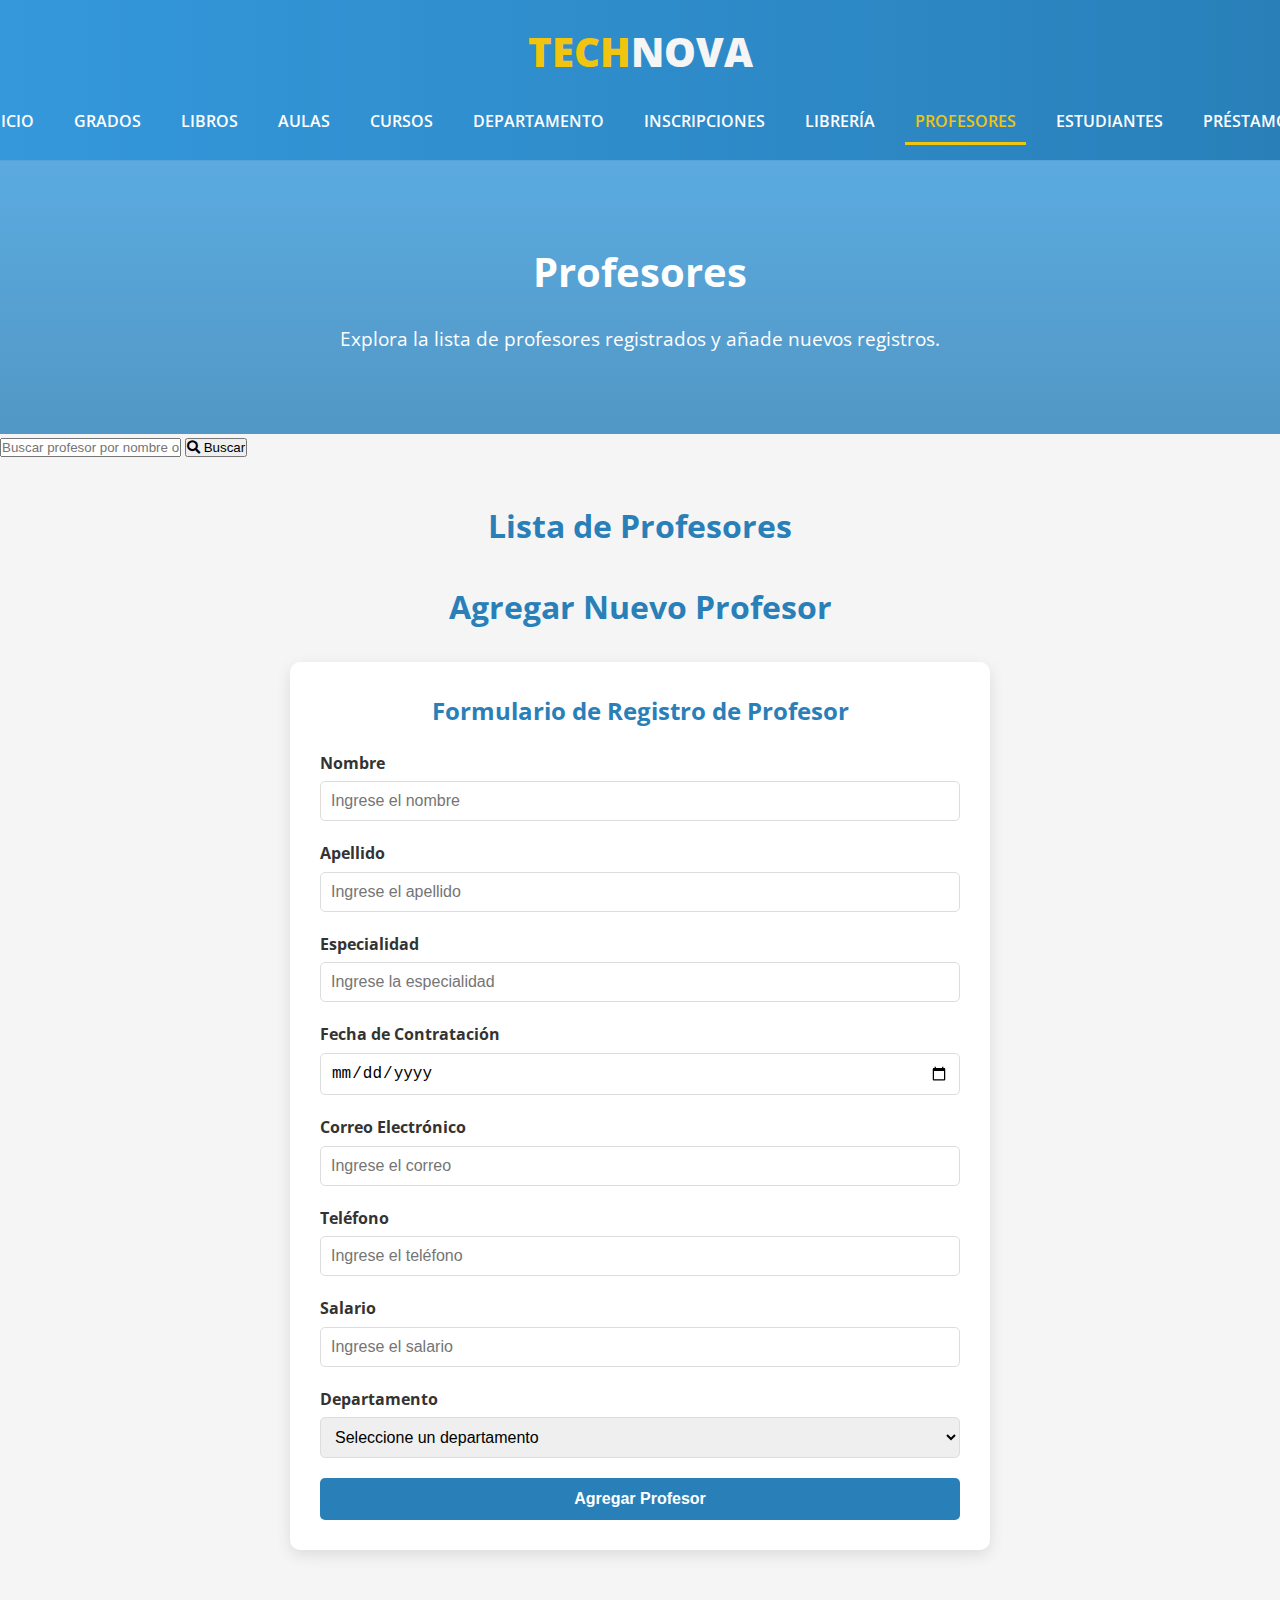
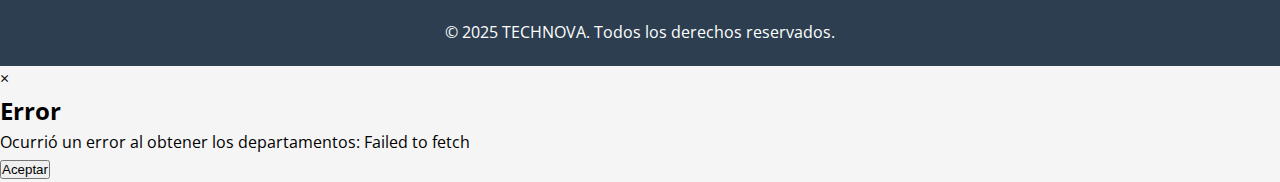
<file: Frontend/laundry-service-website-template/professor.html>
<!DOCTYPE html>
<html lang="es">
<head>
    <meta charset="utf-8">
    <title>TechNova Universidad - Profesores</title>
    <meta name="viewport" content="width=device-width, initial-scale=1.0">
    <link href="https://fonts.googleapis.com/css2?family=Open+Sans:wght@400;600;800&display=swap" rel="stylesheet">
    <link href="https://cdnjs.cloudflare.com/ajax/libs/font-awesome/5.15.0/css/all.min.css" rel="stylesheet">
    <link rel="stylesheet" href="css/style.css">
</head>
<body>
    <div class="banner-nav">
        <div class="logo">
            <a href="">
                <span>TECH</span>NOVA
            </a>
        </div>
        <nav class="nav-links">
            <a href="index.html">Inicio</a>
            <a href="degree.html">Grados</a>
            <a href="book.html">Libros</a>
            <a href="classroom.html">Aulas</a>
            <a href="course.html">Cursos</a>
            <a href="department.html">Departamento</a>
            <a href="enrollment.html">Inscripciones</a>
            <a href="library.html">Librería</a>
            <a href="professor.html" class="active">Profesores</a>
            <a href="student.html">Estudiantes</a>
            <a href="loan.html">Préstamos</a>
        </nav>
    </div>
    
    <div class="hero">
        <h1>Profesores</h1>
        <p>Explora la lista de profesores registrados y añade nuevos registros.</p>
    </div>

    <!-- Contenedor de búsqueda -->
    <div class="search-container">
        <input type="text" id="search-professor" placeholder="Buscar profesor por nombre o especialidad...">
        <button id="search-button"><i class="fas fa-search"></i> Buscar</button>
    </div>

    <!-- Contenedor donde se mostrarán los profesores -->
    <div class="container">      
        <h2 class="section-title">Lista de Profesores</h2>
        <div id="professors-list">
            <!-- Aquí se agregarán las tarjetas de los profesores -->
        </div>
        
        <!-- Formulario de registro -->
        <h2 class="section-title">Agregar Nuevo Profesor</h2>
        <div class="form-container">
            <h3 class="form-title">Formulario de Registro de Profesor</h3>
            <form id="professor-form">
                <div class="form-group">
                    <label for="professor-firstname">Nombre</label>
                    <input type="text" id="professor-firstname" name="professor-firstname" required maxlength="50" placeholder="Ingrese el nombre">
                </div>                
                <div class="form-group">
                    <label for="professor-lastname">Apellido</label>
                    <input type="text" id="professor-lastname" name="professor-lastname" required maxlength="50" placeholder="Ingrese el apellido">
                </div>
                <div class="form-group">
                    <label for="professor-specialty">Especialidad</label>
                    <input type="text" id="professor-specialty" name="professor-specialty" required maxlength="100" placeholder="Ingrese la especialidad">
                </div>
                <div class="form-group">
                    <label for="professor-hiredate">Fecha de Contratación</label>
                    <input type="date" id="professor-hiredate" name="professor-hiredate" required>
                </div>
                <div class="form-group">
                    <label for="professor-email">Correo Electrónico</label>
                    <input type="email" id="professor-email" name="professor-email" required maxlength="100" placeholder="Ingrese el correo">
                </div>
                <div class="form-group">
                    <label for="professor-phone">Teléfono</label>
                    <input type="text" id="professor-phone" name="professor-phone" required maxlength="15" placeholder="Ingrese el teléfono">
                </div>
                <div class="form-group">
                    <label for="professor-salary">Salario</label>
                    <input type="number" id="professor-salary" name="professor-salary" required step="0.01" min="0" placeholder="Ingrese el salario">
                </div>
                <div class="form-group">
                    <label for="professor-department">Departamento</label>
                    <select id="professor-department" name="professor-department" required>
                        <option value="">Seleccione un departamento</option>
                        <!-- Aquí se agregarán opciones dinámicamente -->
                    </select>
                </div>
                
                <button type="submit" class="submit-button">Agregar Profesor</button>
            </form>
        </div>
    </div>

    <footer>
        <p>&copy; 2025 TECHNOVA. Todos los derechos reservados.</p>
    </footer>

    <script src="js/Professor.js"></script> <!-- Vincula tu archivo JavaScript -->
</body>
</html>
</file>
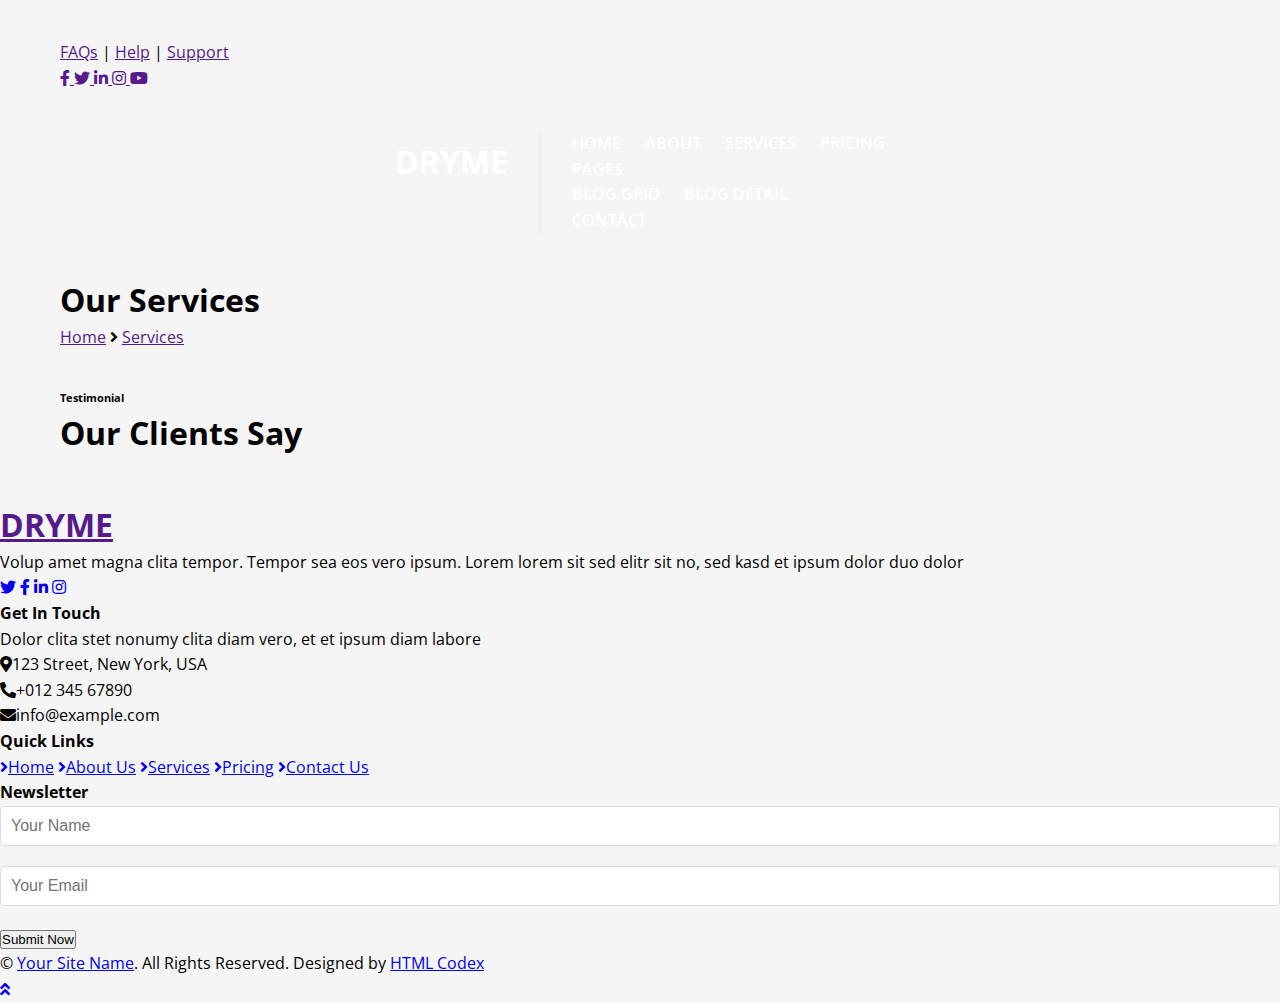
<file: Frontend/laundry-service-website-template/service.html>
<!DOCTYPE html>
<html lang="en">

<head>
    <meta charset="utf-8">
    <title>DRYME - Free Laundry Service Website Template</title>
    <meta content="width=device-width, initial-scale=1.0" name="viewport">
    <meta content="Free HTML Templates" name="keywords">
    <meta content="Free HTML Templates" name="description">

    <!-- Favicon -->
    <link href="img/favicon.ico" rel="icon">

    <!-- Google Web Fonts -->
    <link rel="preconnect" href="https://fonts.gstatic.com">
    <link href="https://fonts.googleapis.com/css2?family=Open+Sans:wght@400;600;800&display=swap" rel="stylesheet"> 

    <!-- Font Awesome -->
    <link href="https://cdnjs.cloudflare.com/ajax/libs/font-awesome/5.15.0/css/all.min.css" rel="stylesheet">

    <!-- Libraries Stylesheet -->
    <link href="lib/owlcarousel/assets/owl.carousel.min.css" rel="stylesheet">

    <!-- Customized Bootstrap Stylesheet -->
    <link href="css/style.css" rel="stylesheet">
</head>

<body>
    <!-- Topbar Start -->
    <div class="container-fluid bg-primary py-3">
        <div class="container">
            <div class="row">
                <div class="col-md-6 text-center text-lg-left mb-2 mb-lg-0">
                    <div class="d-inline-flex align-items-center">
                        <a class="text-white pr-3" href="">FAQs</a>
                        <span class="text-white">|</span>
                        <a class="text-white px-3" href="">Help</a>
                        <span class="text-white">|</span>
                        <a class="text-white pl-3" href="">Support</a>
                    </div>
                </div>
                <div class="col-md-6 text-center text-lg-right">
                    <div class="d-inline-flex align-items-center">
                        <a class="text-white px-3" href="">
                            <i class="fab fa-facebook-f"></i>
                        </a>
                        <a class="text-white px-3" href="">
                            <i class="fab fa-twitter"></i>
                        </a>
                        <a class="text-white px-3" href="">
                            <i class="fab fa-linkedin-in"></i>
                        </a>
                        <a class="text-white px-3" href="">
                            <i class="fab fa-instagram"></i>
                        </a>
                        <a class="text-white pl-3" href="">
                            <i class="fab fa-youtube"></i>
                        </a>
                    </div>
                </div>
            </div>
        </div>
    </div>
    <!-- Topbar End -->


    <!-- Navbar Start -->
    <div class="container-fluid position-relative nav-bar p-0">
        <div class="container-lg position-relative p-0 px-lg-3" style="z-index: 9;">
            <nav class="navbar navbar-expand-lg bg-white navbar-light py-3 py-lg-0 pl-3 pl-lg-5">
                <a href="" class="navbar-brand">
                    <h1 class="m-0 text-secondary"><span class="text-primary">DRY</span>ME</h1>
                </a>
                <button type="button" class="navbar-toggler" data-toggle="collapse" data-target="#navbarCollapse">
                    <span class="navbar-toggler-icon"></span>
                </button>
                <div class="collapse navbar-collapse justify-content-between px-3" id="navbarCollapse">
                    <div class="navbar-nav ml-auto py-0">
                        <a href="index.html" class="nav-item nav-link">Home</a>
                        <a href="about.html" class="nav-item nav-link">About</a>
                        <a href="service.html" class="nav-item nav-link active">Services</a>
                        <a href="pricing.html" class="nav-item nav-link">Pricing</a>
                        <div class="nav-item dropdown">
                            <a href="#" class="nav-link dropdown-toggle" data-toggle="dropdown">Pages</a>
                            <div class="dropdown-menu border-0 rounded-0 m-0">
                                <a href="blog.html" class="dropdown-item">Blog Grid</a>
                                <a href="single.html" class="dropdown-item">Blog Detail</a>
                            </div>
                        </div>
                        <a href="contact.html" class="nav-item nav-link">Contact</a>
                    </div>
                </div>
            </nav>
        </div>
    </div>
    <!-- Navbar End -->


    <!-- Page Header Start -->
    <div class="page-header container-fluid bg-secondary pt-2 pt-lg-5 pb-2 mb-5">
        <div class="container py-5">
            <div class="row align-items-center py-4">
                <div class="col-md-6 text-center text-md-left">
                    <h1 class="mb-4 mb-md-0 text-white">Our Services</h1>
                </div>
                <div class="col-md-6 text-center text-md-right">
                    <div class="d-inline-flex align-items-center">
                        <a class="btn text-white" href="">Home</a>
                        <i class="fas fa-angle-right text-white"></i>
                        <a class="btn text-white disabled" href="">Services</a>
                    </div>
                </div>
            </div>
        </div>
    </div>
    <!-- Page Header Start -->
    <!-- Testimonial Start -->
    <div class="container-fluid py-5">
        <div class="container">
            <h6 class="text-secondary text-uppercase text-center font-weight-medium mb-3">Testimonial</h6>
            <h1 class="display-4 text-center mb-5">Our Clients Say</h1>
            <div class="owl-carousel testimonial-carousel">
                <div class="testimonial-item">
                    <img class="position-relative rounded-circle bg-white shadow mx-auto" src="img/testimonial-1.jpg" style="width: 100px; height: 100px; padding: 12px; margin-bottom: -50px; z-index: 1;" alt="">
                    <div class="bg-light text-center p-4 pt-0">
                        <h5 class="font-weight-medium mt-5">Client Name</h5>
                        <p class="text-muted font-italic">Profession</p>
                        <p class="m-0">Sed ea amet kasd elitr stet, stet rebum et ipsum est duo elitr eirmod clita lorem. Dolor ipsum clita</p>
                    </div>
                </div>
                <div class="testimonial-item">
                    <img class="position-relative rounded-circle bg-white shadow mx-auto" src="img/testimonial-2.jpg" style="width: 100px; height: 100px; padding: 12px; margin-bottom: -50px; z-index: 1;" alt="">
                    <div class="bg-light text-center p-4 pt-0">
                        <h5 class="font-weight-medium mt-5">Client Name</h5>
                        <p class="text-muted font-italic">Profession</p>
                        <p class="m-0">Sed ea amet kasd elitr stet, stet rebum et ipsum est duo elitr eirmod clita lorem. Dolor ipsum clita</p>
                    </div>
                </div>
                <div class="testimonial-item">
                    <img class="position-relative rounded-circle bg-white shadow mx-auto" src="img/testimonial-3.jpg" style="width: 100px; height: 100px; padding: 12px; margin-bottom: -50px; z-index: 1;" alt="">
                    <div class="bg-light text-center p-4 pt-0">
                        <h5 class="font-weight-medium mt-5">Client Name</h5>
                        <p class="text-muted font-italic">Profession</p>
                        <p class="m-0">Sed ea amet kasd elitr stet, stet rebum et ipsum est duo elitr eirmod clita lorem. Dolor ipsum clita</p>
                    </div>
                </div>
                <div class="testimonial-item">
                    <img class="position-relative rounded-circle bg-white shadow mx-auto" src="img/testimonial-4.jpg" style="width: 100px; height: 100px; padding: 12px; margin-bottom: -50px; z-index: 1;" alt="">
                    <div class="bg-light text-center p-4 pt-0">
                        <h5 class="font-weight-medium mt-5">Client Name</h5>
                        <p class="text-muted font-italic">Profession</p>
                        <p class="m-0">Sed ea amet kasd elitr stet, stet rebum et ipsum est duo elitr eirmod clita lorem. Dolor ipsum clita</p>
                    </div>
                </div>
            </div>
        </div>
    </div>
    <!-- Testimonial End -->


    <!-- Footer Start -->
    <div class="container-fluid bg-primary text-white mt-5 pt-5 px-sm-3 px-md-5">
        <div class="row pt-5">
            <div class="col-lg-3 col-md-6 mb-5">
                <a href=""><h1 class="text-secondary mb-3"><span class="text-white">DRY</span>ME</h1></a>
                <p>Volup amet magna clita tempor. Tempor sea eos vero ipsum. Lorem lorem sit sed elitr sit no, sed kasd et ipsum dolor duo dolor</p>
                <div class="d-flex justify-content-start mt-4">
                    <a class="btn btn-outline-light rounded-circle text-center mr-2 px-0" style="width: 38px; height: 38px;" href="#"><i class="fab fa-twitter"></i></a>
                    <a class="btn btn-outline-light rounded-circle text-center mr-2 px-0" style="width: 38px; height: 38px;" href="#"><i class="fab fa-facebook-f"></i></a>
                    <a class="btn btn-outline-light rounded-circle text-center mr-2 px-0" style="width: 38px; height: 38px;" href="#"><i class="fab fa-linkedin-in"></i></a>
                    <a class="btn btn-outline-light rounded-circle text-center mr-2 px-0" style="width: 38px; height: 38px;" href="#"><i class="fab fa-instagram"></i></a>
                </div>
            </div>
            <div class="col-lg-3 col-md-6 mb-5">
                <h4 class="text-white mb-4">Get In Touch</h4>
                <p>Dolor clita stet nonumy clita diam vero, et et ipsum diam labore</p>
                <p><i class="fa fa-map-marker-alt mr-2"></i>123 Street, New York, USA</p>
                <p><i class="fa fa-phone-alt mr-2"></i>+012 345 67890</p>
                <p><i class="fa fa-envelope mr-2"></i>info@example.com</p>
            </div>
            <div class="col-lg-3 col-md-6 mb-5">
                <h4 class="text-white mb-4">Quick Links</h4>
                <div class="d-flex flex-column justify-content-start">
                    <a class="text-white mb-2" href="#"><i class="fa fa-angle-right mr-2"></i>Home</a>
                    <a class="text-white mb-2" href="#"><i class="fa fa-angle-right mr-2"></i>About Us</a>
                    <a class="text-white mb-2" href="#"><i class="fa fa-angle-right mr-2"></i>Services</a>
                    <a class="text-white mb-2" href="#"><i class="fa fa-angle-right mr-2"></i>Pricing</a>
                    <a class="text-white" href="#"><i class="fa fa-angle-right mr-2"></i>Contact Us</a>
                </div>
            </div>
            <div class="col-lg-3 col-md-6 mb-5">
                <h4 class="text-white mb-4">Newsletter</h4>
                <form action="">
                    <div class="form-group">
                        <input type="text" class="form-control border-0" placeholder="Your Name" required="required" />
                    </div>
                    <div class="form-group">
                        <input type="email" class="form-control border-0" placeholder="Your Email" required="required" />
                    </div>
                    <div>
                        <button class="btn btn-lg btn-secondary btn-block border-0" type="submit">Submit Now</button>
                    </div>
                </form>
            </div>
        </div>
    </div>
    <div class="container-fluid bg-dark text-white py-4 px-sm-3 px-md-5">
        <p class="m-0 text-center text-white">
            &copy; <a class="text-white font-weight-medium" href="#">Your Site Name</a>. All Rights Reserved. Designed by
            <a class="text-white font-weight-medium" href="https://htmlcodex.com">HTML Codex</a>
        </p>
    </div>
    <!-- Footer End -->


    <!-- Back to Top -->
    <a href="#" class="btn btn-lg btn-primary back-to-top"><i class="fa fa-angle-double-up"></i></a>


    <!-- JavaScript Libraries -->
    <script src="https://code.jquery.com/jquery-3.4.1.min.js"></script>
    <script src="https://stackpath.bootstrapcdn.com/bootstrap/4.4.1/js/bootstrap.bundle.min.js"></script>
    <script src="lib/easing/easing.min.js"></script>
    <script src="lib/waypoints/waypoints.min.js"></script>
    <script src="lib/counterup/counterup.min.js"></script>
    <script src="lib/owlcarousel/owl.carousel.min.js"></script>

    <!-- Contact Javascript File -->
    <script src="mail/jqBootstrapValidation.min.js"></script>
    <script src="mail/contact.js"></script>

    <!-- Template Javascript -->
    <script src="js/main.js"></script>
</body>

</html>
</file>
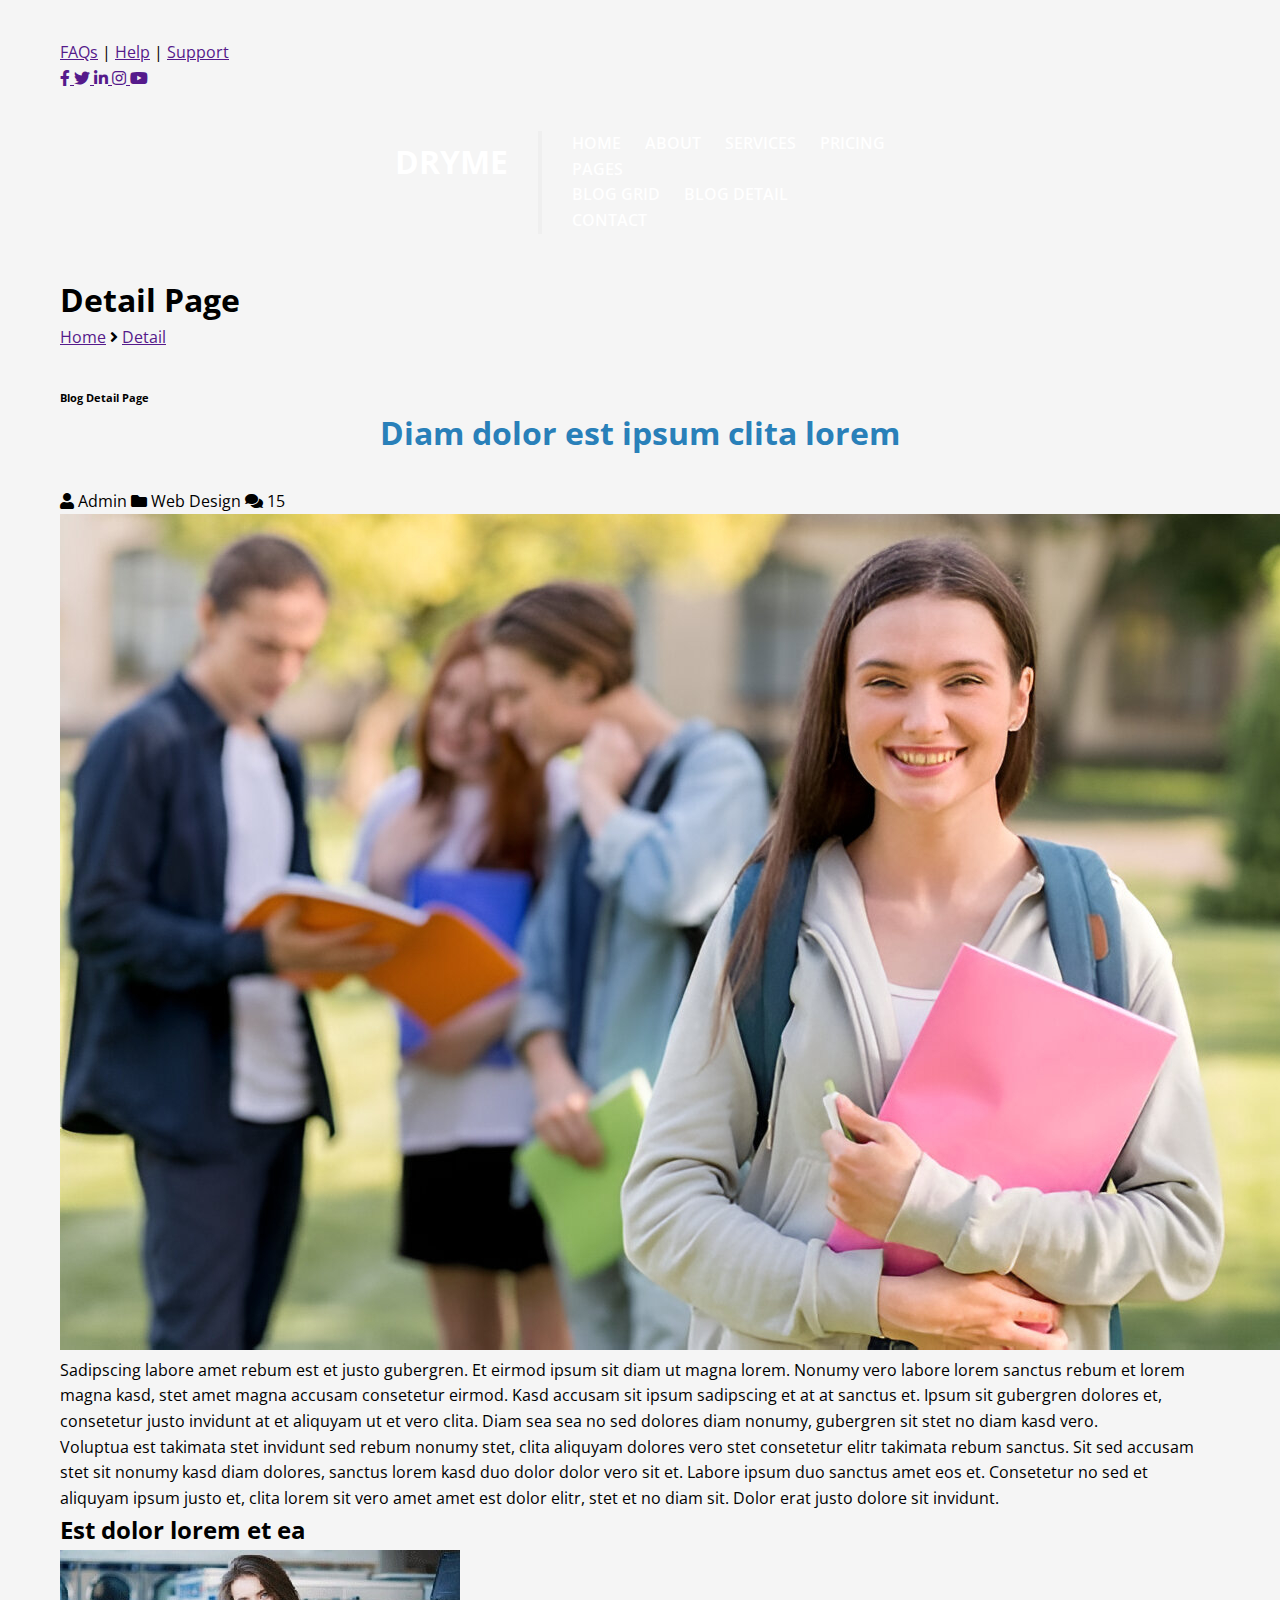
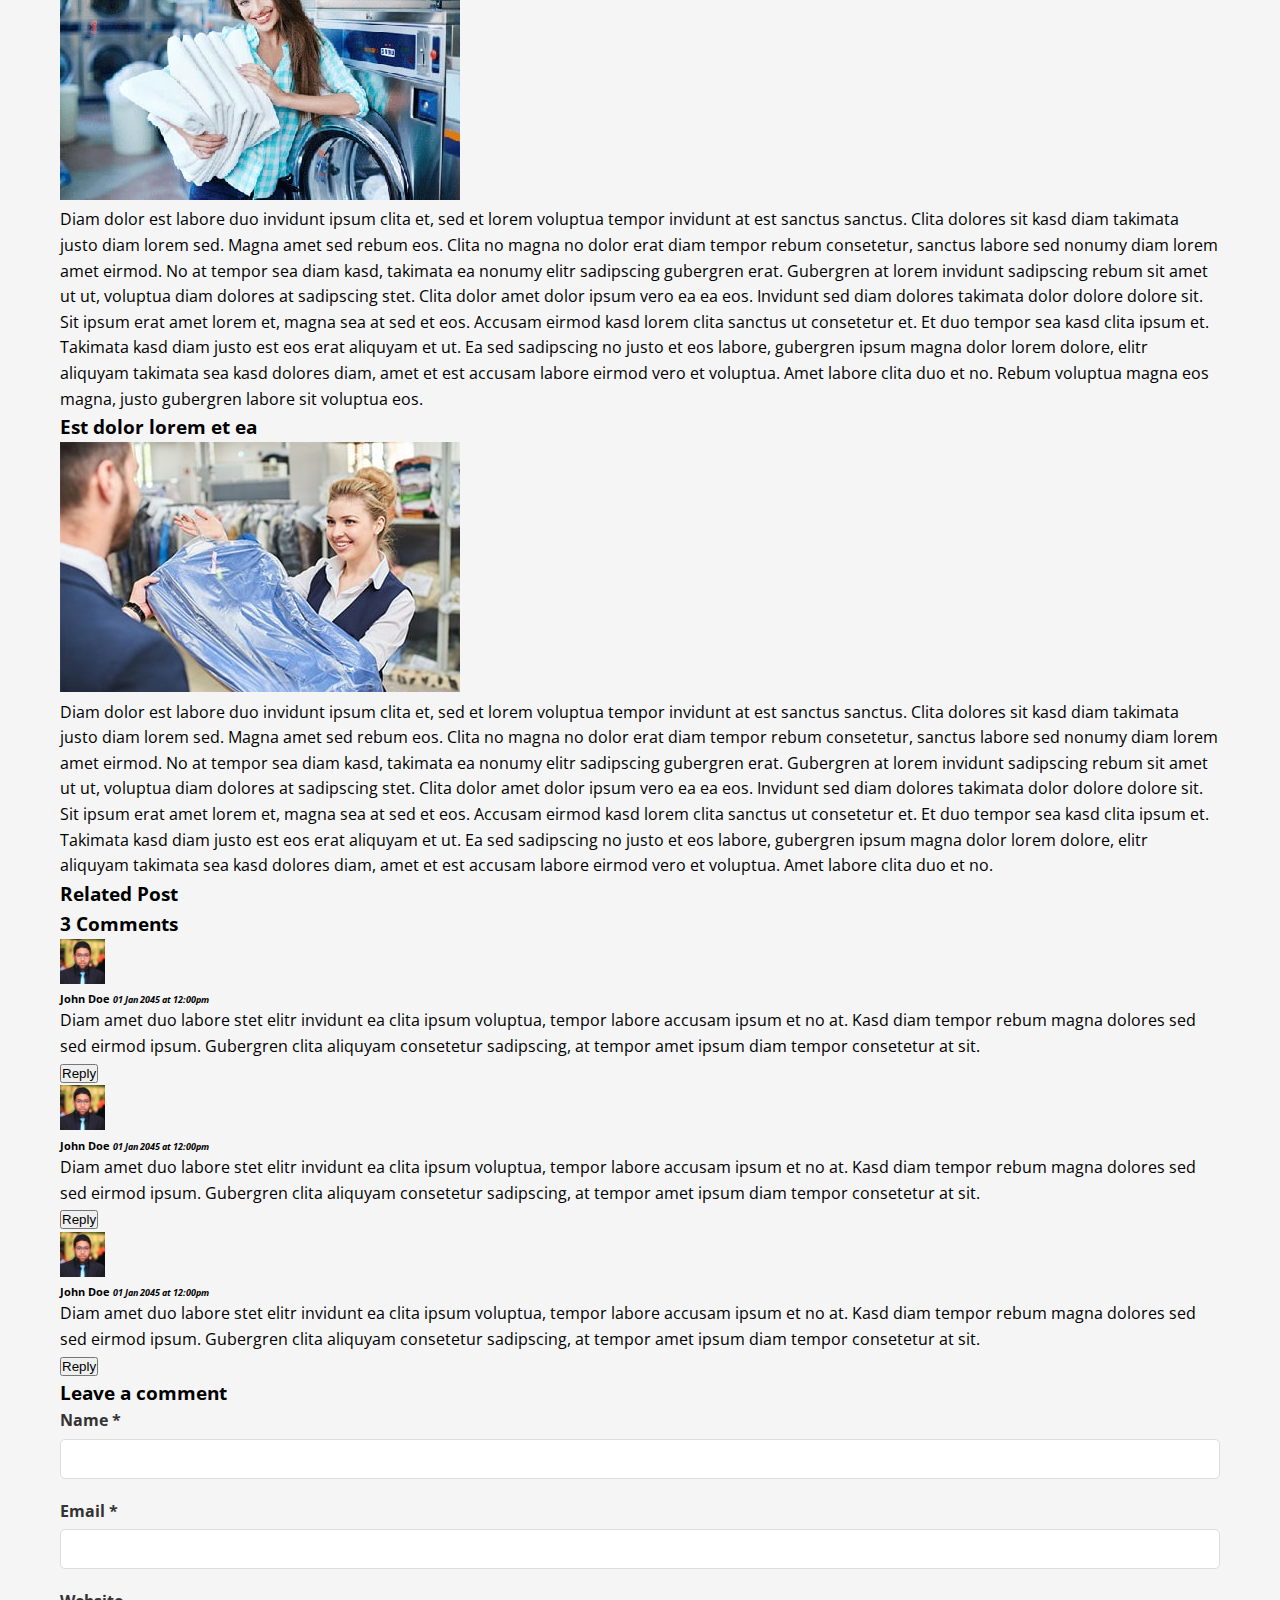
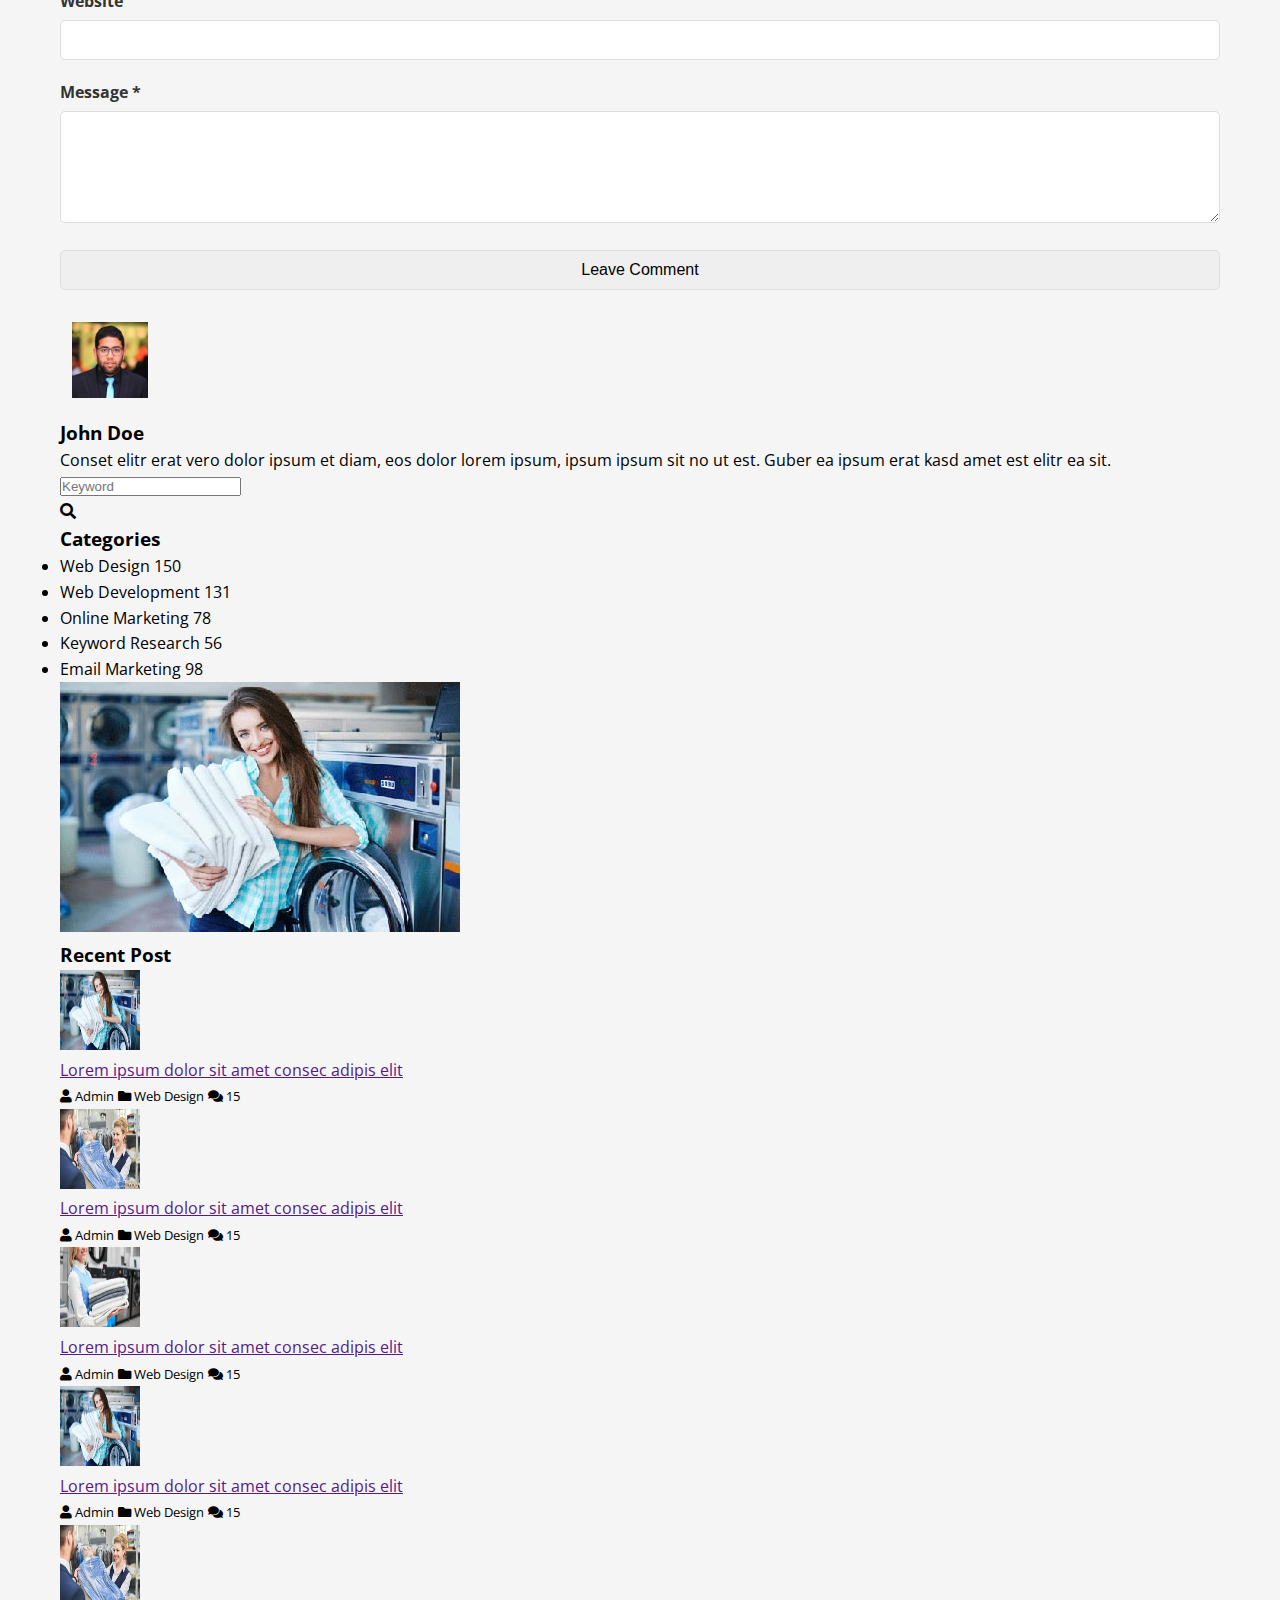
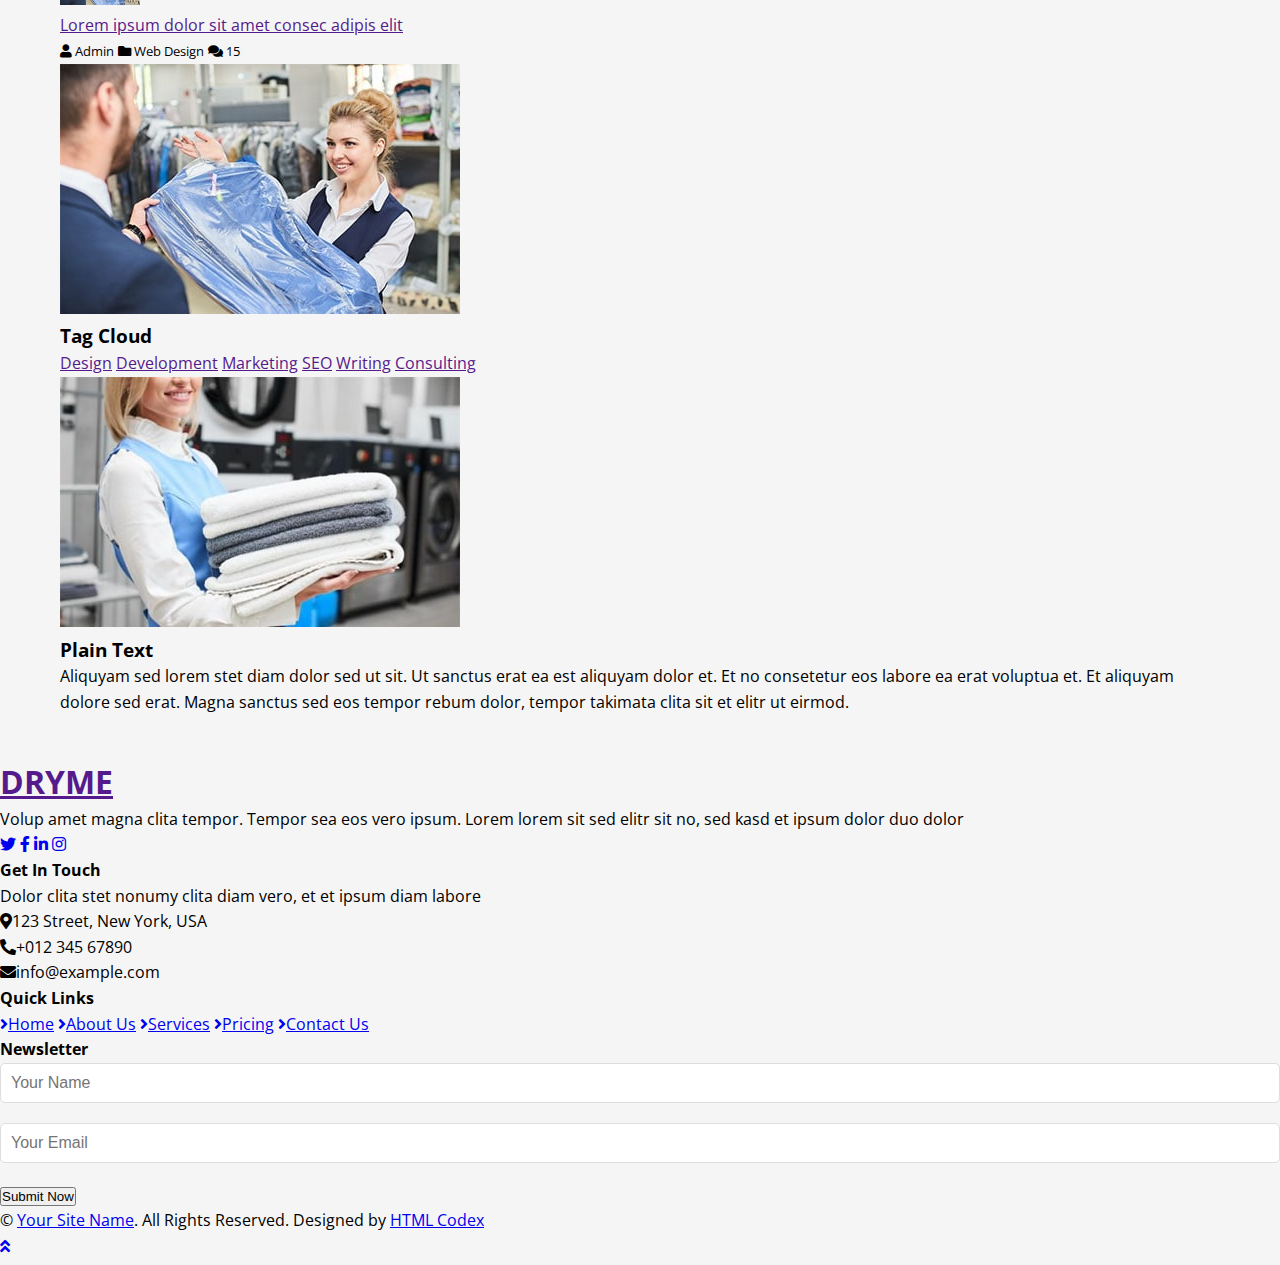
<file: Frontend/laundry-service-website-template/single.html>
<!DOCTYPE html>
<html lang="en">

<head>
    <meta charset="utf-8">
    <title>DRYME - Free Laundry Service Website Template</title>
    <meta content="width=device-width, initial-scale=1.0" name="viewport">
    <meta content="Free HTML Templates" name="keywords">
    <meta content="Free HTML Templates" name="description">

    <!-- Favicon -->
    <link href="img/favicon.ico" rel="icon">

    <!-- Google Web Fonts -->
    <link rel="preconnect" href="https://fonts.gstatic.com">
    <link href="https://fonts.googleapis.com/css2?family=Open+Sans:wght@400;600;800&display=swap" rel="stylesheet"> 

    <!-- Font Awesome -->
    <link href="https://cdnjs.cloudflare.com/ajax/libs/font-awesome/5.15.0/css/all.min.css" rel="stylesheet">

    <!-- Libraries Stylesheet -->
    <link href="lib/owlcarousel/assets/owl.carousel.min.css" rel="stylesheet">

    <!-- Customized Bootstrap Stylesheet -->
    <link href="css/style.css" rel="stylesheet">
</head>

<body>
    <!-- Topbar Start -->
    <div class="container-fluid bg-primary py-3">
        <div class="container">
            <div class="row">
                <div class="col-md-6 text-center text-lg-left mb-2 mb-lg-0">
                    <div class="d-inline-flex align-items-center">
                        <a class="text-white pr-3" href="">FAQs</a>
                        <span class="text-white">|</span>
                        <a class="text-white px-3" href="">Help</a>
                        <span class="text-white">|</span>
                        <a class="text-white pl-3" href="">Support</a>
                    </div>
                </div>
                <div class="col-md-6 text-center text-lg-right">
                    <div class="d-inline-flex align-items-center">
                        <a class="text-white px-3" href="">
                            <i class="fab fa-facebook-f"></i>
                        </a>
                        <a class="text-white px-3" href="">
                            <i class="fab fa-twitter"></i>
                        </a>
                        <a class="text-white px-3" href="">
                            <i class="fab fa-linkedin-in"></i>
                        </a>
                        <a class="text-white px-3" href="">
                            <i class="fab fa-instagram"></i>
                        </a>
                        <a class="text-white pl-3" href="">
                            <i class="fab fa-youtube"></i>
                        </a>
                    </div>
                </div>
            </div>
        </div>
    </div>
    <!-- Topbar End -->


    <!-- Navbar Start -->
    <div class="container-fluid position-relative nav-bar p-0">
        <div class="container-lg position-relative p-0 px-lg-3" style="z-index: 9;">
            <nav class="navbar navbar-expand-lg bg-white navbar-light py-3 py-lg-0 pl-3 pl-lg-5">
                <a href="" class="navbar-brand">
                    <h1 class="m-0 text-secondary"><span class="text-primary">DRY</span>ME</h1>
                </a>
                <button type="button" class="navbar-toggler" data-toggle="collapse" data-target="#navbarCollapse">
                    <span class="navbar-toggler-icon"></span>
                </button>
                <div class="collapse navbar-collapse justify-content-between px-3" id="navbarCollapse">
                    <div class="navbar-nav ml-auto py-0">
                        <a href="index.html" class="nav-item nav-link">Home</a>
                        <a href="about.html" class="nav-item nav-link">About</a>
                        <a href="service.html" class="nav-item nav-link">Services</a>
                        <a href="pricing.html" class="nav-item nav-link">Pricing</a>
                        <div class="nav-item dropdown">
                            <a href="#" class="nav-link dropdown-toggle active" data-toggle="dropdown">Pages</a>
                            <div class="dropdown-menu border-0 rounded-0 m-0">
                                <a href="blog.html" class="dropdown-item">Blog Grid</a>
                                <a href="single.html" class="dropdown-item active">Blog Detail</a>
                            </div>
                        </div>
                        <a href="contact.html" class="nav-item nav-link">Contact</a>
                    </div>
                </div>
            </nav>
        </div>
    </div>
    <!-- Navbar End -->


    <!-- Page Header Start -->
    <div class="page-header container-fluid bg-secondary pt-2 pt-lg-5 pb-2 mb-5">
        <div class="container py-5">
            <div class="row align-items-center py-4">
                <div class="col-md-6 text-center text-md-left">
                    <h1 class="mb-4 mb-md-0 text-white">Detail Page</h1>
                </div>
                <div class="col-md-6 text-center text-md-right">
                    <div class="d-inline-flex align-items-center">
                        <a class="btn text-white" href="">Home</a>
                        <i class="fas fa-angle-right text-white"></i>
                        <a class="btn text-white disabled" href="">Detail</a>
                    </div>
                </div>
            </div>
        </div>
    </div>
    <!-- Page Header Start -->


    <!-- Detail Start -->
    <div class="container py-5">
        <div class="row">
            <!-- Blog Detail Start -->
            <div class="col-lg-8">
                <div class="d-flex flex-column text-left mb-4">
                    <h6 class="text-primary font-weight-normal text-uppercase mb-3">Blog Detail Page</h6>
                    <h1 class="mb-4 section-title">Diam dolor est ipsum clita lorem</h1>
                    <div class="d-index-flex mb-2">
                        <span class="mr-3"><i class="fa fa-user text-primary"></i> Admin</span>
                        <span class="mr-3"><i class="fa fa-folder text-primary"></i> Web Design</span>
                        <span class="mr-3"><i class="fa fa-comments text-primary"></i> 15</span>
                    </div>
                </div>

                <div class="mb-5">
                    <img class="img-fluid w-100 mb-4" src="img/carousel-1.jpg" alt="Image">
                    <p>Sadipscing labore amet rebum est et justo gubergren. Et eirmod ipsum sit diam ut magna lorem. Nonumy vero labore lorem sanctus rebum et lorem magna kasd, stet amet magna accusam consetetur eirmod. Kasd accusam sit ipsum sadipscing et at at sanctus et. Ipsum sit gubergren dolores et, consetetur justo invidunt at et aliquyam ut et vero clita. Diam sea sea no sed dolores diam nonumy, gubergren sit stet no diam kasd vero.</p>
                    <p>Voluptua est takimata stet invidunt sed rebum nonumy stet, clita aliquyam dolores vero stet consetetur elitr takimata rebum sanctus. Sit sed accusam stet sit nonumy kasd diam dolores, sanctus lorem kasd duo dolor dolor vero sit et. Labore ipsum duo sanctus amet eos et. Consetetur no sed et aliquyam ipsum justo et, clita lorem sit vero amet amet est dolor elitr, stet et no diam sit. Dolor erat justo dolore sit invidunt.</p>
                    <h2 class="mb-4">Est dolor lorem et ea</h2>
                    <img class="img-fluid w-50 float-left mr-4 mb-3" src="img/blog-1.jpg" alt="Image">
                    <p>Diam dolor est labore duo invidunt ipsum clita et, sed et lorem voluptua tempor invidunt at est sanctus sanctus. Clita dolores sit kasd diam takimata justo diam lorem sed. Magna amet sed rebum eos. Clita no magna no dolor erat diam tempor rebum consetetur, sanctus labore sed nonumy diam lorem amet eirmod. No at tempor sea diam kasd, takimata ea nonumy elitr sadipscing gubergren erat. Gubergren at lorem invidunt sadipscing rebum sit amet ut ut, voluptua diam dolores at sadipscing stet. Clita dolor amet dolor ipsum vero ea ea eos. Invidunt sed diam dolores takimata dolor dolore dolore sit. Sit ipsum erat amet lorem et, magna sea at sed et eos. Accusam eirmod kasd lorem clita sanctus ut consetetur et. Et duo tempor sea kasd clita ipsum et. Takimata kasd diam justo est eos erat aliquyam et ut. Ea sed sadipscing no justo et eos labore, gubergren ipsum magna dolor lorem dolore, elitr aliquyam takimata sea kasd dolores diam, amet et est accusam labore eirmod vero et voluptua. Amet labore clita duo et no. Rebum voluptua magna eos magna, justo gubergren labore sit voluptua eos.</p>
                    <h3 class="mb-4">Est dolor lorem et ea</h3>
                    <img class="img-fluid w-50 float-right ml-4 mb-3" src="img/blog-2.jpg" alt="Image">
                    <p>Diam dolor est labore duo invidunt ipsum clita et, sed et lorem voluptua tempor invidunt at est sanctus sanctus. Clita dolores sit kasd diam takimata justo diam lorem sed. Magna amet sed rebum eos. Clita no magna no dolor erat diam tempor rebum consetetur, sanctus labore sed nonumy diam lorem amet eirmod. No at tempor sea diam kasd, takimata ea nonumy elitr sadipscing gubergren erat. Gubergren at lorem invidunt sadipscing rebum sit amet ut ut, voluptua diam dolores at sadipscing stet. Clita dolor amet dolor ipsum vero ea ea eos. Invidunt sed diam dolores takimata dolor dolore dolore sit. Sit ipsum erat amet lorem et, magna sea at sed et eos. Accusam eirmod kasd lorem clita sanctus ut consetetur et. Et duo tempor sea kasd clita ipsum et. Takimata kasd diam justo est eos erat aliquyam et ut. Ea sed sadipscing no justo et eos labore, gubergren ipsum magna dolor lorem dolore, elitr aliquyam takimata sea kasd dolores diam, amet et est accusam labore eirmod vero et voluptua. Amet labore clita duo et no.</p>
                </div>

                <!-- Related Post Start -->
                <div class="mb-5">
                    <h3 class="font-weight-bold mb-4">Related Post</h3>
                    <div class="owl-carousel related-carousel position-relative">
                        <div class="bg-light">
                            <div class="position-relative">
                                <img class="img-fluid w-100" src="img/blog-1.jpg" alt="">
                                <a href="" class="position-absolute w-100 h-100 d-flex flex-column align-items-center justify-content-center   text-decoration-none p-4" style="top: 0; left: 0; background: rgba(0, 0, 0, .4);">
                                    <h4 class="text-center text-white font-weight-medium mb-3">Dolor site amet clita kasd sanct ipsum</h4>
                                    <div class="d-flex text-light">
                                        <small class="mr-2"><i class="fa fa-user text-secondary"></i> Admin</small>
                                        <small class="mr-2"><i class="fa fa-folder text-secondary"></i> Web Design</small>
                                        <small class="mr-2"><i class="fa fa-comments text-secondary"></i> 15</small>
                                    </div>
                                </a>
                            </div>
                            <p class="m-0 p-4">Amet dolores labore magna et amet tempor dolor et dolor. Et sit ipsum et eos rebum labore ea labore sea. Et sed elitr labore sed labore. Lorem et lorem amet sed sed kasd ipsum rebum</p>
                        </div>
                        <div class="bg-light">
                            <div class="position-relative">
                                <img class="img-fluid w-100" src="img/blog-2.jpg" alt="">
                                <a href="" class="position-absolute w-100 h-100 d-flex flex-column align-items-center justify-content-center   text-decoration-none p-4" style="top: 0; left: 0; background: rgba(0, 0, 0, .4);">
                                    <h4 class="text-center text-white font-weight-medium mb-3">Dolor site amet clita kasd sanct ipsum</h4>
                                    <div class="d-flex text-light">
                                        <small class="mr-2"><i class="fa fa-user text-secondary"></i> Admin</small>
                                        <small class="mr-2"><i class="fa fa-folder text-secondary"></i> Web Design</small>
                                        <small class="mr-2"><i class="fa fa-comments text-secondary"></i> 15</small>
                                    </div>
                                </a>
                            </div>
                            <p class="m-0 p-4">Amet dolores labore magna et amet tempor dolor et dolor. Et sit ipsum et eos rebum labore ea labore sea. Et sed elitr labore sed labore. Lorem et lorem amet sed sed kasd ipsum rebum</p>
                        </div>
                        <div class="bg-light">
                            <div class="position-relative">
                                <img class="img-fluid w-100" src="img/blog-3.jpg" alt="">
                                <a href="" class="position-absolute w-100 h-100 d-flex flex-column align-items-center justify-content-center   text-decoration-none p-4" style="top: 0; left: 0; background: rgba(0, 0, 0, .4);">
                                    <h4 class="text-center text-white font-weight-medium mb-3">Dolor site amet clita kasd sanct ipsum</h4>
                                    <div class="d-flex text-light">
                                        <small class="mr-2"><i class="fa fa-user text-secondary"></i> Admin</small>
                                        <small class="mr-2"><i class="fa fa-folder text-secondary"></i> Web Design</small>
                                        <small class="mr-2"><i class="fa fa-comments text-secondary"></i> 15</small>
                                    </div>
                                </a>
                            </div>
                            <p class="m-0 p-4">Amet dolores labore magna et amet tempor dolor et dolor. Et sit ipsum et eos rebum labore ea labore sea. Et sed elitr labore sed labore. Lorem et lorem amet sed sed kasd ipsum rebum</p>
                        </div>
                    </div>
                </div>
                <!-- Related Post End -->

                <!-- Comment List Start -->
                <div class="mb-5">
                    <h3 class="font-weight-bold mb-4">3 Comments</h3>
                    <div class="media mb-4">
                        <img src="img/user.jpg" alt="Image" class="img-fluid mr-3 mt-1" style="width: 45px;">
                        <div class="media-body">
                            <h6>John Doe <small><i>01 Jan 2045 at 12:00pm</i></small></h6>
                            <p>Diam amet duo labore stet elitr invidunt ea clita ipsum voluptua, tempor labore accusam ipsum et no at. Kasd diam tempor rebum magna dolores sed sed eirmod ipsum. Gubergren clita aliquyam consetetur sadipscing, at tempor amet ipsum diam tempor consetetur at sit.</p>
                            <button class="btn btn-sm btn-light">Reply</button>
                        </div>
                    </div>
                    <div class="media mb-4">
                        <img src="img/user.jpg" alt="Image" class="img-fluid mr-3 mt-1" style="width: 45px;">
                        <div class="media-body">
                            <h6>John Doe <small><i>01 Jan 2045 at 12:00pm</i></small></h6>
                            <p>Diam amet duo labore stet elitr invidunt ea clita ipsum voluptua, tempor labore accusam ipsum et no at. Kasd diam tempor rebum magna dolores sed sed eirmod ipsum. Gubergren clita aliquyam consetetur sadipscing, at tempor amet ipsum diam tempor consetetur at sit.</p>
                            <button class="btn btn-sm btn-light">Reply</button>
                            <div class="media mt-4">
                                <img src="img/user.jpg" alt="Image" class="img-fluid mr-3 mt-1" style="width: 45px;">
                                <div class="media-body">
                                    <h6>John Doe <small><i>01 Jan 2045 at 12:00pm</i></small></h6>
                                    <p>Diam amet duo labore stet elitr invidunt ea clita ipsum voluptua, tempor labore accusam ipsum et no at. Kasd diam tempor rebum magna dolores sed sed eirmod ipsum. Gubergren clita aliquyam consetetur sadipscing, at tempor amet ipsum diam tempor consetetur at sit.</p>
                                    <button class="btn btn-sm btn-light">Reply</button>
                                </div>
                            </div>
                        </div>
                    </div>
                </div>
                <!-- Comment List End -->

                <!-- Comment Form Start -->
                <div class="bg-light p-5">
                    <h3 class="font-weight-bold mb-4">Leave a comment</h3>
                    <form>
                        <div class="form-group">
                            <label for="name">Name *</label>
                            <input type="text" class="form-control" id="name">
                        </div>
                        <div class="form-group">
                            <label for="email">Email *</label>
                            <input type="email" class="form-control" id="email">
                        </div>
                        <div class="form-group">
                            <label for="website">Website</label>
                            <input type="url" class="form-control" id="website">
                        </div>

                        <div class="form-group">
                            <label for="message">Message *</label>
                            <textarea id="message" cols="30" rows="5" class="form-control"></textarea>
                        </div>
                        <div class="form-group mb-0">
                            <input type="submit" value="Leave Comment" class="btn btn-primary px-3">
                        </div>
                    </form>
                </div>
                <!-- Comment Form End -->
            </div>
            <!-- Blog Detail End -->

            <!-- Sidebar Start -->
            <div class="col-lg-4 mt-5 mt-lg-0">
                <!-- Author Start -->
                <div class="d-flex flex-column text-center bg-secondary mb-5 py-5 px-4">
                    <img class="rounded-circle bg-white shadow mx-auto mb-4" src="img/user.jpg" style="width: 100px; height: 100px; padding: 12px;" alt="">
                    <h3 class="text-primary mb-3">John Doe</h3>
                    <p class="text-white m-0">Conset elitr erat vero dolor ipsum et diam, eos dolor lorem ipsum, ipsum ipsum sit no ut est. Guber ea ipsum erat kasd amet est elitr ea sit.</p>
                </div>
                <!-- Author End -->

                <!-- Search Form Start -->
                <div class="mb-5">
                    <form action="">
                        <div class="input-group">
                            <input type="text" class="form-control form-control-lg" placeholder="Keyword">
                            <div class="input-group-append">
                                <span class="input-group-text bg-transparent text-primary"><i
                                        class="fa fa-search"></i></span>
                            </div>
                        </div>
                    </form>
                </div>
                <!-- Search Form End -->

                <!-- Category Start -->
                <div class="mb-5">
                    <h3 class="font-weight-bold mb-4">Categories</h3>
                    <ul class="list-group">
                        <li class="list-group-item d-flex justify-content-between align-items-center">
                            Web Design
                            <span class="badge badge-primary badge-pill">150</span>
                        </li>
                        <li class="list-group-item d-flex justify-content-between align-items-center">
                            Web Development
                            <span class="badge badge-primary badge-pill">131</span>
                        </li>
                        <li class="list-group-item d-flex justify-content-between align-items-center">
                            Online Marketing
                            <span class="badge badge-primary badge-pill">78</span>
                        </li>
                        <li class="list-group-item d-flex justify-content-between align-items-center">
                            Keyword Research
                            <span class="badge badge-primary badge-pill">56</span>
                        </li>
                        <li class="list-group-item d-flex justify-content-between align-items-center">
                            Email Marketing
                            <span class="badge badge-primary badge-pill">98</span>
                        </li>
                    </ul>
                </div>
                <!-- Category End -->

                <!-- Image Start -->
                <div class="mb-5">
                    <img src="img/blog-1.jpg" alt="" class="img-fluid">
                </div>
                <!-- Image End -->

                <!-- Recent Post Start -->
                <div class="mb-5">
                    <h3 class="font-weight-bold mb-4">Recent Post</h3>
                    <div class="d-flex align-items-center border-bottom mb-3 pb-3">
                        <img class="img-fluid" src="img/blog-1.jpg" style="width: 80px; height: 80px;" alt="">
                        <div class="d-flex flex-column pl-3">
                            <a class="text-dark mb-2" href="">Lorem ipsum dolor sit amet consec adipis elit</a>
                            <div class="d-flex">
                                <small class="mr-3"><i class="fa fa-user text-primary"></i> Admin</small>
                                <small class="mr-3"><i class="fa fa-folder text-primary"></i> Web Design</small>
                                <small class="mr-3"><i class="fa fa-comments text-primary"></i> 15</small>
                            </div>
                        </div>
                    </div>
                    <div class="d-flex align-items-center border-bottom mb-3 pb-3">
                        <img class="img-fluid" src="img/blog-2.jpg" style="width: 80px; height: 80px;" alt="">
                        <div class="d-flex flex-column pl-3">
                            <a class="text-dark mb-2" href="">Lorem ipsum dolor sit amet consec adipis elit</a>
                            <div class="d-flex">
                                <small class="mr-3"><i class="fa fa-user text-primary"></i> Admin</small>
                                <small class="mr-3"><i class="fa fa-folder text-primary"></i> Web Design</small>
                                <small class="mr-3"><i class="fa fa-comments text-primary"></i> 15</small>
                            </div>
                        </div>
                    </div>
                    <div class="d-flex align-items-center border-bottom mb-3 pb-3">
                        <img class="img-fluid" src="img/blog-3.jpg" style="width: 80px; height: 80px;" alt="">
                        <div class="d-flex flex-column pl-3">
                            <a class="text-dark mb-2" href="">Lorem ipsum dolor sit amet consec adipis elit</a>
                            <div class="d-flex">
                                <small class="mr-3"><i class="fa fa-user text-primary"></i> Admin</small>
                                <small class="mr-3"><i class="fa fa-folder text-primary"></i> Web Design</small>
                                <small class="mr-3"><i class="fa fa-comments text-primary"></i> 15</small>
                            </div>
                        </div>
                    </div>
                    <div class="d-flex align-items-center border-bottom mb-3 pb-3">
                        <img class="img-fluid" src="img/blog-1.jpg" style="width: 80px; height: 80px;" alt="">
                        <div class="d-flex flex-column pl-3">
                            <a class="text-dark mb-2" href="">Lorem ipsum dolor sit amet consec adipis elit</a>
                            <div class="d-flex">
                                <small class="mr-3"><i class="fa fa-user text-primary"></i> Admin</small>
                                <small class="mr-3"><i class="fa fa-folder text-primary"></i> Web Design</small>
                                <small class="mr-3"><i class="fa fa-comments text-primary"></i> 15</small>
                            </div>
                        </div>
                    </div>
                    <div class="d-flex align-items-center border-bottom mb-3 pb-3">
                        <img class="img-fluid" src="img/blog-2.jpg" style="width: 80px; height: 80px;" alt="">
                        <div class="d-flex flex-column pl-3">
                            <a class="text-dark mb-2" href="">Lorem ipsum dolor sit amet consec adipis elit</a>
                            <div class="d-flex">
                                <small class="mr-3"><i class="fa fa-user text-primary"></i> Admin</small>
                                <small class="mr-3"><i class="fa fa-folder text-primary"></i> Web Design</small>
                                <small class="mr-3"><i class="fa fa-comments text-primary"></i> 15</small>
                            </div>
                        </div>
                    </div>
                </div>
                <!-- Recent Post End -->

                <!-- Image Start -->
                <div class="mb-5">
                    <img src="img/blog-2.jpg" alt="" class="img-fluid">
                </div>
                <!-- Image End -->

                <!-- Tags Start -->
                <div class="mb-5">
                    <h3 class="font-weight-bold mb-4">Tag Cloud</h3>
                    <div class="d-flex flex-wrap m-n1">
                        <a href="" class="btn btn-outline-primary m-1">Design</a>
                        <a href="" class="btn btn-outline-primary m-1">Development</a>
                        <a href="" class="btn btn-outline-primary m-1">Marketing</a>
                        <a href="" class="btn btn-outline-primary m-1">SEO</a>
                        <a href="" class="btn btn-outline-primary m-1">Writing</a>
                        <a href="" class="btn btn-outline-primary m-1">Consulting</a>
                    </div>
                </div>
                <!-- Tags End -->

                <!-- Image Start -->
                <div class="mb-5">
                    <img src="img/blog-3.jpg" alt="" class="img-fluid">
                </div>
                <!-- Image End -->

                <!-- Plain Text Start -->
                <div>
                    <h3 class="font-weight-bold mb-4">Plain Text</h3>
                    Aliquyam sed lorem stet diam dolor sed ut sit. Ut sanctus erat ea est aliquyam dolor et. Et no consetetur eos labore ea erat voluptua et. Et aliquyam dolore sed erat. Magna sanctus sed eos tempor rebum dolor, tempor takimata clita sit et elitr ut eirmod.
                </div>
                <!-- Plain Text End -->
            </div>
            <!-- Sidebar End -->
        </div>
    </div>
    <!-- Detail End -->


    <!-- Footer Start -->
    <div class="container-fluid bg-primary text-white mt-5 pt-5 px-sm-3 px-md-5">
        <div class="row pt-5">
            <div class="col-lg-3 col-md-6 mb-5">
                <a href=""><h1 class="text-secondary mb-3"><span class="text-white">DRY</span>ME</h1></a>
                <p>Volup amet magna clita tempor. Tempor sea eos vero ipsum. Lorem lorem sit sed elitr sit no, sed kasd et ipsum dolor duo dolor</p>
                <div class="d-flex justify-content-start mt-4">
                    <a class="btn btn-outline-light rounded-circle text-center mr-2 px-0" style="width: 38px; height: 38px;" href="#"><i class="fab fa-twitter"></i></a>
                    <a class="btn btn-outline-light rounded-circle text-center mr-2 px-0" style="width: 38px; height: 38px;" href="#"><i class="fab fa-facebook-f"></i></a>
                    <a class="btn btn-outline-light rounded-circle text-center mr-2 px-0" style="width: 38px; height: 38px;" href="#"><i class="fab fa-linkedin-in"></i></a>
                    <a class="btn btn-outline-light rounded-circle text-center mr-2 px-0" style="width: 38px; height: 38px;" href="#"><i class="fab fa-instagram"></i></a>
                </div>
            </div>
            <div class="col-lg-3 col-md-6 mb-5">
                <h4 class="text-white mb-4">Get In Touch</h4>
                <p>Dolor clita stet nonumy clita diam vero, et et ipsum diam labore</p>
                <p><i class="fa fa-map-marker-alt mr-2"></i>123 Street, New York, USA</p>
                <p><i class="fa fa-phone-alt mr-2"></i>+012 345 67890</p>
                <p><i class="fa fa-envelope mr-2"></i>info@example.com</p>
            </div>
            <div class="col-lg-3 col-md-6 mb-5">
                <h4 class="text-white mb-4">Quick Links</h4>
                <div class="d-flex flex-column justify-content-start">
                    <a class="text-white mb-2" href="#"><i class="fa fa-angle-right mr-2"></i>Home</a>
                    <a class="text-white mb-2" href="#"><i class="fa fa-angle-right mr-2"></i>About Us</a>
                    <a class="text-white mb-2" href="#"><i class="fa fa-angle-right mr-2"></i>Services</a>
                    <a class="text-white mb-2" href="#"><i class="fa fa-angle-right mr-2"></i>Pricing</a>
                    <a class="text-white" href="#"><i class="fa fa-angle-right mr-2"></i>Contact Us</a>
                </div>
            </div>
            <div class="col-lg-3 col-md-6 mb-5">
                <h4 class="text-white mb-4">Newsletter</h4>
                <form action="">
                    <div class="form-group">
                        <input type="text" class="form-control border-0" placeholder="Your Name" required="required" />
                    </div>
                    <div class="form-group">
                        <input type="email" class="form-control border-0" placeholder="Your Email" required="required" />
                    </div>
                    <div>
                        <button class="btn btn-lg btn-secondary btn-block border-0" type="submit">Submit Now</button>
                    </div>
                </form>
            </div>
        </div>
    </div>
    <div class="container-fluid bg-dark text-white py-4 px-sm-3 px-md-5">
        <p class="m-0 text-center text-white">
            &copy; <a class="text-white font-weight-medium" href="#">Your Site Name</a>. All Rights Reserved. Designed by
            <a class="text-white font-weight-medium" href="https://htmlcodex.com">HTML Codex</a>
        </p>
    </div>
    <!-- Footer End -->


    <!-- Back to Top -->
    <a href="#" class="btn btn-lg btn-primary back-to-top"><i class="fa fa-angle-double-up"></i></a>


    <!-- JavaScript Libraries -->
    <script src="https://code.jquery.com/jquery-3.4.1.min.js"></script>
    <script src="https://stackpath.bootstrapcdn.com/bootstrap/4.4.1/js/bootstrap.bundle.min.js"></script>
    <script src="lib/easing/easing.min.js"></script>
    <script src="lib/waypoints/waypoints.min.js"></script>
    <script src="lib/counterup/counterup.min.js"></script>
    <script src="lib/owlcarousel/owl.carousel.min.js"></script>

    <!-- Contact Javascript File -->
    <script src="mail/jqBootstrapValidation.min.js"></script>
    <script src="mail/contact.js"></script>

    <!-- Template Javascript -->
    <script src="js/main.js"></script>
</body>

</html>
</file>
<file: Frontend/laundry-service-website-template/css/style.css>
/* Reset and Base Styles */
* {
    margin: 0;
    padding: 0;
    box-sizing: border-box;
}

body {
    background-color: #f5f5f5;
    font-family: 'Open Sans', Arial, sans-serif;
    line-height: 1.6;
}

/* Header and Navigation */
header, .banner-nav {
    background: linear-gradient(to right, #3498db, #2980b9);
    color: white;
    padding: 20px 0;
    text-align: center;
}

.logo {
    font-size: 2.5rem;
    font-weight: 800;
    margin-bottom: 20px;
    text-align: center;
}

.logo a {
    text-decoration: none;
    color: #f5f5f5;
}

.tech, .logo span {
    color: #f1c40f;
}

nav, .nav-links {
    display: flex;
    justify-content: center;
    gap: 20px;
    margin-top: 10px;
}

nav a, .nav-links a {
    color: white;
    text-decoration: none;
    font-size: 1rem;
    font-weight: 600;
    padding: 5px 10px;
    transition: all 0.3s ease;
    text-transform: uppercase;
}

nav a:hover {
    background-color: rgba(255, 255, 255, 0.2);
    border-radius: 5px;
}

.nav-links a:hover {
    color: #f1c40f;
}

/* Hero Section */
.hero {
    background: linear-gradient(rgba(52, 152, 219, 0.8), rgba(41, 128, 185, 0.8)), url('https://source.unsplash.com/random/1600x900?technology');
    background-size: cover;
    background-position: center;
    color: white;
    text-align: center;
    padding: 80px 20px;
}

.hero h1 {
    font-size: 2.5rem;
    margin-bottom: 20px;
}

.hero p {
    font-size: 1.2rem;
    max-width: 800px;
    margin: 0 auto;
}

/* Container */
.container {
    max-width: 1200px;
    margin: 40px auto;
    padding: 0 20px;
}

/* Section Titles */
.section-title {
    font-size: 2rem;
    color: #2980b9;
    text-align: center;
    margin-bottom: 30px;
}

/* Tabs */
.degrees-tabs {
    display: flex;
    justify-content: center;
    margin-bottom: 30px;
    border-bottom: 2px solid #eee;
}

.tab-button {
    background: none;
    border: none;
    padding: 12px 25px;
    font-size: 1.1rem;
    font-weight: bold;
    color: #777;
    cursor: pointer;
    position: relative;
    transition: all 0.3s ease;
}

.tab-button.active {
    color: #2980b9;
}

.tab-button.active::after {
    content: '';
    position: absolute;
    bottom: -2px;
    left: 0;
    width: 100%;
    height: 3px;
    background-color: #2980b9;
}

.tab-content {
    display: none;
}

.tab-content.active {
    display: block;
}

/* Cards */
.degrees-grid, .cards {
    display: grid;
    grid-template-columns: repeat(auto-fill, minmax(300px, 1fr));
    gap: 30px;
    margin-bottom: 50px;
}

.degree-card, .card {
    background-color: white;
    border-radius: 10px;
    overflow: hidden;
    box-shadow: 0 5px 15px rgba(0, 0, 0, 0.1);
    transition: transform 0.3s ease;
}

.degree-card:hover, .card:hover {
    transform: translateY(-10px);
}

.degree-header {
    padding: 20px;
    background-color: #2980b9;
    color: white;
}

.degree-header h3 {
    margin-bottom: 5px;
    font-size: 1.3rem;
}

.degree-type {
    font-size: 0.9rem;
    opacity: 0.9;
    background-color: rgba(255, 255, 255, 0.2);
    display: inline-block;
    padding: 3px 10px;
    border-radius: 15px;
}

.degree-content, .card {
    padding: 20px;
}

.degree-content p, .card p {
    color: #666;
    margin-bottom: 15px;
}

.card img {
    max-width: 100%;
    height: 200px;
    object-fit: cover;
    border-radius: 10px;
    margin-bottom: 15px;
}

.degree-meta {
    display: flex;
    justify-content: space-between;
    padding: 10px 20px;
    background-color: #f9f9f9;
    border-top: 1px solid #eee;
    font-size: 0.9rem;
    color: #666;
}

.button, .degree-content .button {
    display: inline-block;
    background-color: #2980b9;
    color: white;
    padding: 8px 15px;
    border-radius: 5px;
    text-decoration: none;
    font-weight: bold;
    transition: background-color 0.3s ease;
}

.button:hover, .degree-content .button:hover {
    background-color: #3498db;
}

/* Form */
.form-container {
    background-color: white;
    border-radius: 10px;
    padding: 30px;
    box-shadow: 0 5px 15px rgba(0, 0, 0, 0.1);
    max-width: 700px;
    margin: 0 auto;
}

.form-title {
    font-size: 1.5rem;
    color: #2980b9;
    margin-bottom: 20px;
    text-align: center;
}

.form-group {
    margin-bottom: 20px;
}

.form-group label {
    display: block;
    margin-bottom: 5px;
    font-weight: bold;
    color: #333;
}

.form-group input,
.form-group textarea,
.form-group select {
    width: 100%;
    padding: 10px;
    border: 1px solid #ddd;
    border-radius: 5px;
    font-size: 1rem;
}

.form-group textarea {
    min-height: 100px;
    resize: vertical;
}

.submit-button {
    background-color: #2980b9;
    color: white;
    border: none;
    padding: 12px 20px;
    border-radius: 5px;
    font-size: 1rem;
    font-weight: bold;
    cursor: pointer;
    transition: background-color 0.3s ease;
    display: block;
    width: 100%;
}

.submit-button:hover {
    background-color: #3498db;
}

/* Footer */
footer, .footer {
    background-color: #2c3e50;
    color: white;
    text-align: center;
    padding: 20px;
    margin-top: 50px;
}
.nav-links a.active {
    color: #f1c40f;
    position: relative;
}

/* Animation for the active navigation item */
.nav-links a.active::after {
    content: '';
    position: absolute;
    bottom: -5px;
    left: 0;
    width: 100%;
    height: 3px;
    background-color: #f1c40f;
    animation: navIndicator 0.3s ease-in-out;
}

@keyframes navIndicator {
    from {
        width: 0;
        opacity: 0;
    }
    to {
        width: 100%;
        opacity: 1;
    }
}

/* Smooth scrolling for the page */
html {
    scroll-behavior: smooth;
}
/* Responsive Design */
@media (max-width: 768px) {
    .banner-nav .nav-links, 
    .cards,
    .degrees-grid {
        grid-template-columns: 1fr;
    }
    
    .card, .degree-card {
        margin-bottom: 20px;
    }
    
    .degrees-tabs {
        flex-direction: column;
        align-items: center;
    }
    
    .hero h1 {
        font-size: 2rem;
    }
}
</file>
